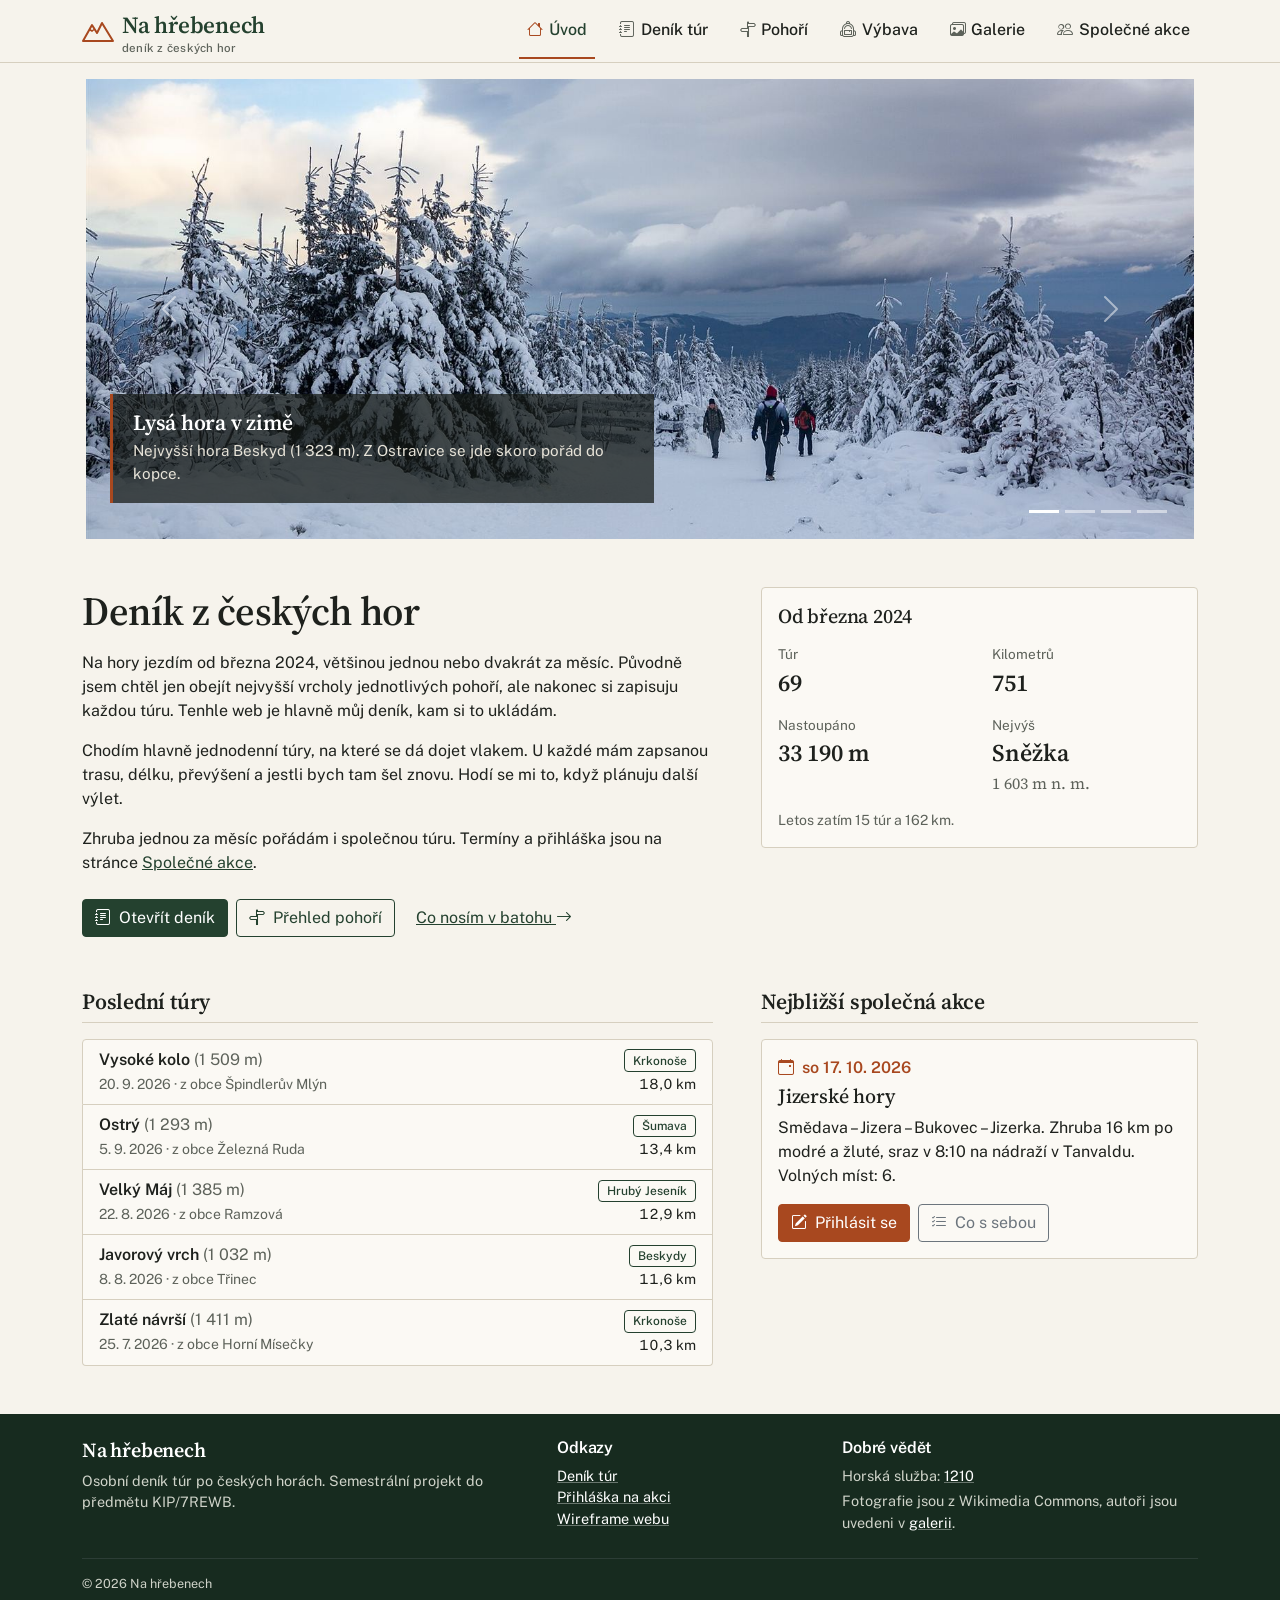
<file: index.html>
<!doctype html>
<html lang="cs">
<head>
  <meta charset="utf-8">
  <meta name="viewport" content="width=device-width, initial-scale=1">
  <title>Na hřebenech – deník z českých hor</title>
  <meta name="description" content="Osobní deník túr po českých horách: záznamy výstupů, přehled pohoří, výbava a společné akce.">
  <link rel="preconnect" href="https://fonts.googleapis.com">
  <link rel="preconnect" href="https://fonts.gstatic.com" crossorigin>
  <link href="https://fonts.googleapis.com/css2?family=Public+Sans:wght@400;500;600&family=Source+Serif+4:opsz,wght@8..60,600&display=swap&subset=latin-ext" rel="stylesheet">
  <link href="https://cdn.jsdelivr.net/npm/bootstrap@5.3.3/dist/css/bootstrap.min.css" rel="stylesheet">
  <link href="https://cdn.jsdelivr.net/npm/bootstrap-icons@1.11.3/font/bootstrap-icons.min.css" rel="stylesheet">
  <link href="css/style.css" rel="stylesheet">
</head>
<body class="d-flex flex-column min-vh-100">
  <a class="visually-hidden-focusable position-absolute top-0 start-0 m-2 btn btn-sm btn-primary" href="#obsah">Přeskočit na obsah</a>

  <header class="site-header sticky-top">
    <nav class="navbar navbar-expand-lg py-0" aria-label="Hlavní menu">
      <div class="container">
        <a class="navbar-brand py-2" href="index.html"><svg width="32" height="22" viewBox="0 0 32 22" aria-hidden="true"><path d="M1 21 10 5l5 8 5-10 11 18Z" fill="none" stroke="currentColor" stroke-width="2" stroke-linejoin="round"/><path d="m7.5 9.5 2.5 1.5 2-1.5" fill="none" stroke="currentColor" stroke-width="1.5"/></svg><span>Na hřebenech<small>deník z českých hor</small></span></a>
        <button class="navbar-toggler" type="button" data-bs-toggle="collapse" data-bs-target="#mainNav" aria-controls="mainNav" aria-expanded="false" aria-label="Otevřít menu">
          <span class="navbar-toggler-icon"></span>
        </button>
        <div class="collapse navbar-collapse" id="mainNav">
          <ul class="navbar-nav ms-auto gap-lg-3">
          <li class="nav-item"><a class="nav-link active" href="index.html" aria-current="page"><i class="bi bi-house" aria-hidden="true"></i>Úvod</a></li>
          <li class="nav-item"><a class="nav-link" href="denik.html"><i class="bi bi-journal-text" aria-hidden="true"></i>Deník túr</a></li>
          <li class="nav-item"><a class="nav-link" href="pohori.html"><i class="bi bi-signpost-split" aria-hidden="true"></i>Pohoří</a></li>
          <li class="nav-item"><a class="nav-link" href="vybava.html"><i class="bi bi-backpack2" aria-hidden="true"></i>Výbava</a></li>
          <li class="nav-item"><a class="nav-link" href="galerie.html"><i class="bi bi-images" aria-hidden="true"></i>Galerie</a></li>
          <li class="nav-item"><a class="nav-link" href="akce.html"><i class="bi bi-people" aria-hidden="true"></i>Společné akce</a></li>
          </ul>
        </div>
      </div>
    </nav>
  </header>

  <main id="obsah" class="flex-grow-1">
    <div class="container px-0 px-md-3 mt-md-3">
      <div id="heroCarousel" class="carousel slide hero-carousel" data-bs-ride="carousel" data-bs-interval="6000" aria-label="Fotografie z hor">
        <div class="carousel-indicators">
          <button type="button" data-bs-target="#heroCarousel" data-bs-slide-to="0" class="active" aria-current="true" aria-label="Snímek 1"></button>
          <button type="button" data-bs-target="#heroCarousel" data-bs-slide-to="1" aria-label="Snímek 2"></button>
          <button type="button" data-bs-target="#heroCarousel" data-bs-slide-to="2" aria-label="Snímek 3"></button>
          <button type="button" data-bs-target="#heroCarousel" data-bs-slide-to="3" aria-label="Snímek 4"></button>
        </div>
        <div class="carousel-inner">
          <div class="carousel-item active">
            <img src="img/lysa-hora.jpg" class="d-block w-100" alt="Cesta na Lysou horu po prvním sněhu" width="1600" height="1067" fetchpriority="high">
            <div class="carousel-caption">
              <h2>Lysá hora v zimě</h2>
              <p>Nejvyšší hora Beskyd (1 323 m). Z Ostravice se jde skoro pořád do kopce.</p>
            </div>
          </div>
          <div class="carousel-item">
            <img src="img/klinovec.jpg" class="d-block w-100" alt="Klínovec v červnu" width="1600" height="1067" loading="lazy">
            <div class="carousel-caption">
              <h2>Klínovec v červnu</h2>
              <p>Nahoře je to skoro rovina, takže dobrá túra na rozchození po zimě.</p>
            </div>
          </div>
          <div class="carousel-item">
            <img src="img/radhost.jpg" class="d-block w-100" alt="Inverze nad Beskydami z kaple na Radhošti" width="1600" height="1067" loading="lazy">
            <div class="carousel-caption">
              <h2>Beskydy z Radhoště</h2>
              <p>Inverze nad Beskydami, fotka je od kaple na Radhošti.</p>
            </div>
          </div>
          <div class="carousel-item">
            <img src="img/jested.jpg" class="d-block w-100" alt="Ještěd na jaře" width="1600" height="1067" loading="lazy">
            <div class="carousel-caption">
              <h2>Ještěd</h2>
              <p>Vrchol nad Libercem s hotelem a vysílačem (1 012 m).</p>
            </div>
          </div>
        </div>
        <button class="carousel-control-prev" type="button" data-bs-target="#heroCarousel" data-bs-slide="prev">
          <span class="carousel-control-prev-icon" aria-hidden="true"></span>
          <span class="visually-hidden">Předchozí</span>
        </button>
        <button class="carousel-control-next" type="button" data-bs-target="#heroCarousel" data-bs-slide="next">
          <span class="carousel-control-next-icon" aria-hidden="true"></span>
          <span class="visually-hidden">Další</span>
        </button>
      </div>
    </div>

    <div class="container mt-5">
      <div class="row g-5">
        <div class="col-lg-7">
          <h1 class="mb-3">Deník z českých hor</h1>
          <p>Na hory jezdím od března 2024, většinou jednou nebo dvakrát za měsíc. Původně jsem chtěl jen obejít nejvyšší vrcholy jednotlivých pohoří, ale nakonec si zapisuju každou túru. Tenhle web je hlavně můj deník, kam si to ukládám.</p>
          <p>Chodím hlavně jednodenní túry, na které se dá dojet vlakem. U každé mám zapsanou trasu, délku, převýšení a jestli bych tam šel znovu. Hodí se mi to, když plánuju další výlet.</p>
          <p>Zhruba jednou za měsíc pořádám i společnou túru. Termíny a přihláška jsou na stránce <a href="akce.html">Společné akce</a>.</p>
          <div class="d-flex flex-wrap gap-2 mt-4">
            <a class="btn btn-primary" href="denik.html"><i class="bi bi-journal-text me-1" aria-hidden="true"></i> Otevřít deník</a>
            <a class="btn btn-outline-primary" href="pohori.html"><i class="bi bi-signpost-split me-1" aria-hidden="true"></i> Přehled pohoří</a>
            <a class="btn btn-link" href="vybava.html">Co nosím v batohu <i class="bi bi-arrow-right" aria-hidden="true"></i></a>
          </div>
        </div>
        <aside class="col-lg-5">
          <div class="card">
            <div class="card-body">
              <h2 class="h5 card-title mb-3">Od března 2024</h2>
              <dl class="row stat-list mb-0 tabular">
                <div class="col-6"><dt>Túr</dt><dd>69</dd></div>
                <div class="col-6"><dt>Kilometrů</dt><dd>751</dd></div>
                <div class="col-6"><dt>Nastoupáno</dt><dd>33 190 m</dd></div>
                <div class="col-6"><dt>Nejvýš</dt><dd>Sněžka<small class="d-block fs-6 fw-normal text-body-secondary">1 603 m n. m.</small></dd></div>
              </dl>
              <p class="small text-body-secondary mb-0">Letos zatím 15 túr a 162 km.</p>
            </div>
          </div>
        </aside>
      </div>

      <div class="row g-5 mt-1">
        <section class="col-lg-7" aria-labelledby="latest-title">
          <h2 id="latest-title" class="section-title">Poslední túry</h2>
          <div class="list-group">
            <a href="denik.html" class="list-group-item list-group-item-action d-flex justify-content-between align-items-start gap-3">
              <span>
                <span class="fw-semibold">Vysoké kolo</span> <span class="text-body-secondary">(1 509 m)</span><br>
                <small class="text-body-secondary">20. 9. 2026 · z obce Špindlerův Mlýn</small>
              </span>
              <span class="text-end">
                <span class="badge badge-range">Krkonoše</span><br>
                <small class="tabular">18,0 km</small>
              </span>
            </a>
            <a href="denik.html" class="list-group-item list-group-item-action d-flex justify-content-between align-items-start gap-3">
              <span>
                <span class="fw-semibold">Ostrý</span> <span class="text-body-secondary">(1 293 m)</span><br>
                <small class="text-body-secondary">5. 9. 2026 · z obce Železná Ruda</small>
              </span>
              <span class="text-end">
                <span class="badge badge-range">Šumava</span><br>
                <small class="tabular">13,4 km</small>
              </span>
            </a>
            <a href="denik.html" class="list-group-item list-group-item-action d-flex justify-content-between align-items-start gap-3">
              <span>
                <span class="fw-semibold">Velký Máj</span> <span class="text-body-secondary">(1 385 m)</span><br>
                <small class="text-body-secondary">22. 8. 2026 · z obce Ramzová</small>
              </span>
              <span class="text-end">
                <span class="badge badge-range">Hrubý Jeseník</span><br>
                <small class="tabular">12,9 km</small>
              </span>
            </a>
            <a href="denik.html" class="list-group-item list-group-item-action d-flex justify-content-between align-items-start gap-3">
              <span>
                <span class="fw-semibold">Javorový vrch</span> <span class="text-body-secondary">(1 032 m)</span><br>
                <small class="text-body-secondary">8. 8. 2026 · z obce Třinec</small>
              </span>
              <span class="text-end">
                <span class="badge badge-range">Beskydy</span><br>
                <small class="tabular">11,6 km</small>
              </span>
            </a>
            <a href="denik.html" class="list-group-item list-group-item-action d-flex justify-content-between align-items-start gap-3">
              <span>
                <span class="fw-semibold">Zlaté návrší</span> <span class="text-body-secondary">(1 411 m)</span><br>
                <small class="text-body-secondary">25. 7. 2026 · z obce Horní Mísečky</small>
              </span>
              <span class="text-end">
                <span class="badge badge-range">Krkonoše</span><br>
                <small class="tabular">10,3 km</small>
              </span>
            </a>
          </div>
        </section>

        <section class="col-lg-5" aria-labelledby="next-title">
          <h2 id="next-title" class="section-title">Nejbližší společná akce</h2>
          <div class="card">
            <div class="card-body">
              <p class="text-rust fw-semibold mb-1"><i class="bi bi-calendar-event me-1" aria-hidden="true"></i> so 17. 10. 2026</p>
              <h3 class="h5">Jizerské hory</h3>
              <p class="mb-3">Smědava – Jizera – Bukovec – Jizerka. Zhruba 16 km po modré a žluté, sraz v 8:10 na nádraží v Tanvaldu. Volných míst: 6.</p>
              <div class="d-flex flex-wrap gap-2">
                <a class="btn btn-rust" href="akce.html#prihlaska"><i class="bi bi-pencil-square me-1" aria-hidden="true"></i> Přihlásit se</a>
                <button type="button" class="btn btn-outline-secondary" data-bs-toggle="modal" data-bs-target="#packModal"><i class="bi bi-list-check me-1" aria-hidden="true"></i> Co s sebou</button>
              </div>
            </div>
          </div>
        </section>
      </div>
    </div>

    <div class="modal fade" id="packModal" tabindex="-1" aria-labelledby="packModalTitle" aria-hidden="true">
      <div class="modal-dialog modal-dialog-centered modal-dialog-scrollable">
        <div class="modal-content">
          <div class="modal-header">
            <h2 class="modal-title h5" id="packModalTitle">Co s sebou do Jizerských hor</h2>
            <button type="button" class="btn-close" data-bs-dismiss="modal" aria-label="Zavřít"></button>
          </div>
          <div class="modal-body">
            <p>V polovině října bývá na Smědavě kolem nuly a na rašeliništích mokro. Trasa vede převážně po lesních cestách, na Jizeru je krátký kamenitý úsek.</p>
            <ul class="list-group list-group-flush mb-3">
              <li class="list-group-item px-0"><i class="bi bi-check2 text-rust me-2" aria-hidden="true"></i>Pevné boty, které nepromoknou</li>
              <li class="list-group-item px-0"><i class="bi bi-check2 text-rust me-2" aria-hidden="true"></i>Teplá vrstva a bunda proti větru</li>
              <li class="list-group-item px-0"><i class="bi bi-check2 text-rust me-2" aria-hidden="true"></i>Čepice a rukavice</li>
              <li class="list-group-item px-0"><i class="bi bi-check2 text-rust me-2" aria-hidden="true"></i>Jídlo na celý den, chata na Smědavě může mít zavřeno</li>
              <li class="list-group-item px-0"><i class="bi bi-check2 text-rust me-2" aria-hidden="true"></i>Čelovka, stmívá se kolem půl sedmé</li>
              <li class="list-group-item px-0"><i class="bi bi-check2 text-rust me-2" aria-hidden="true"></i>Jízdenka do Tanvaldu a zpět z Kořenova</li>
            </ul>
            <p class="small text-body-secondary mb-0">Kdo nemá hole nebo čelovku, může si je u mě půjčit. Stačí to zaškrtnout v přihlášce.</p>
          </div>
          <div class="modal-footer">
            <button type="button" class="btn btn-outline-secondary" data-bs-dismiss="modal">Zavřít</button>
            <a class="btn btn-primary" href="akce.html#prihlaska">Do přihlášky</a>
          </div>
        </div>
      </div>
    </div>
  </main>

  <footer class="site-footer mt-5 pt-4 pb-3">
    <div class="container">
      <div class="row g-4">
        <div class="col-md-5">
          <p class="h5 text-white display-font mb-2">Na hřebenech</p>
          <p class="mb-0">Osobní deník túr po českých horách. Semestrální projekt do předmětu KIP/7REWB.</p>
        </div>
        <div class="col-6 col-md-3">
          <h2>Odkazy</h2>
          <ul class="list-unstyled mb-0">
            <li><a href="denik.html">Deník túr</a></li>
            <li><a href="akce.html#prihlaska">Přihláška na akci</a></li>
            <li><a href="wireframe/wireframe.html">Wireframe webu</a></li>
          </ul>
        </div>
        <div class="col-6 col-md-4">
          <h2>Dobré vědět</h2>
          <p class="mb-1">Horská služba: <a href="tel:1210">1210</a></p>
          <p class="mb-0">Fotografie jsou z Wikimedia Commons, autoři jsou uvedeni v <a href="galerie.html#zdroje">galerii</a>.</p>
        </div>
      </div>
      <hr class="border-secondary mt-4 mb-3">
      <p class="small mb-0">© 2026 Na hřebenech</p>
    </div>
  </footer>

  <script src="https://cdn.jsdelivr.net/npm/bootstrap@5.3.3/dist/js/bootstrap.bundle.min.js"></script>
  <script src="js/main.js"></script>
</body>
</html>
</file>
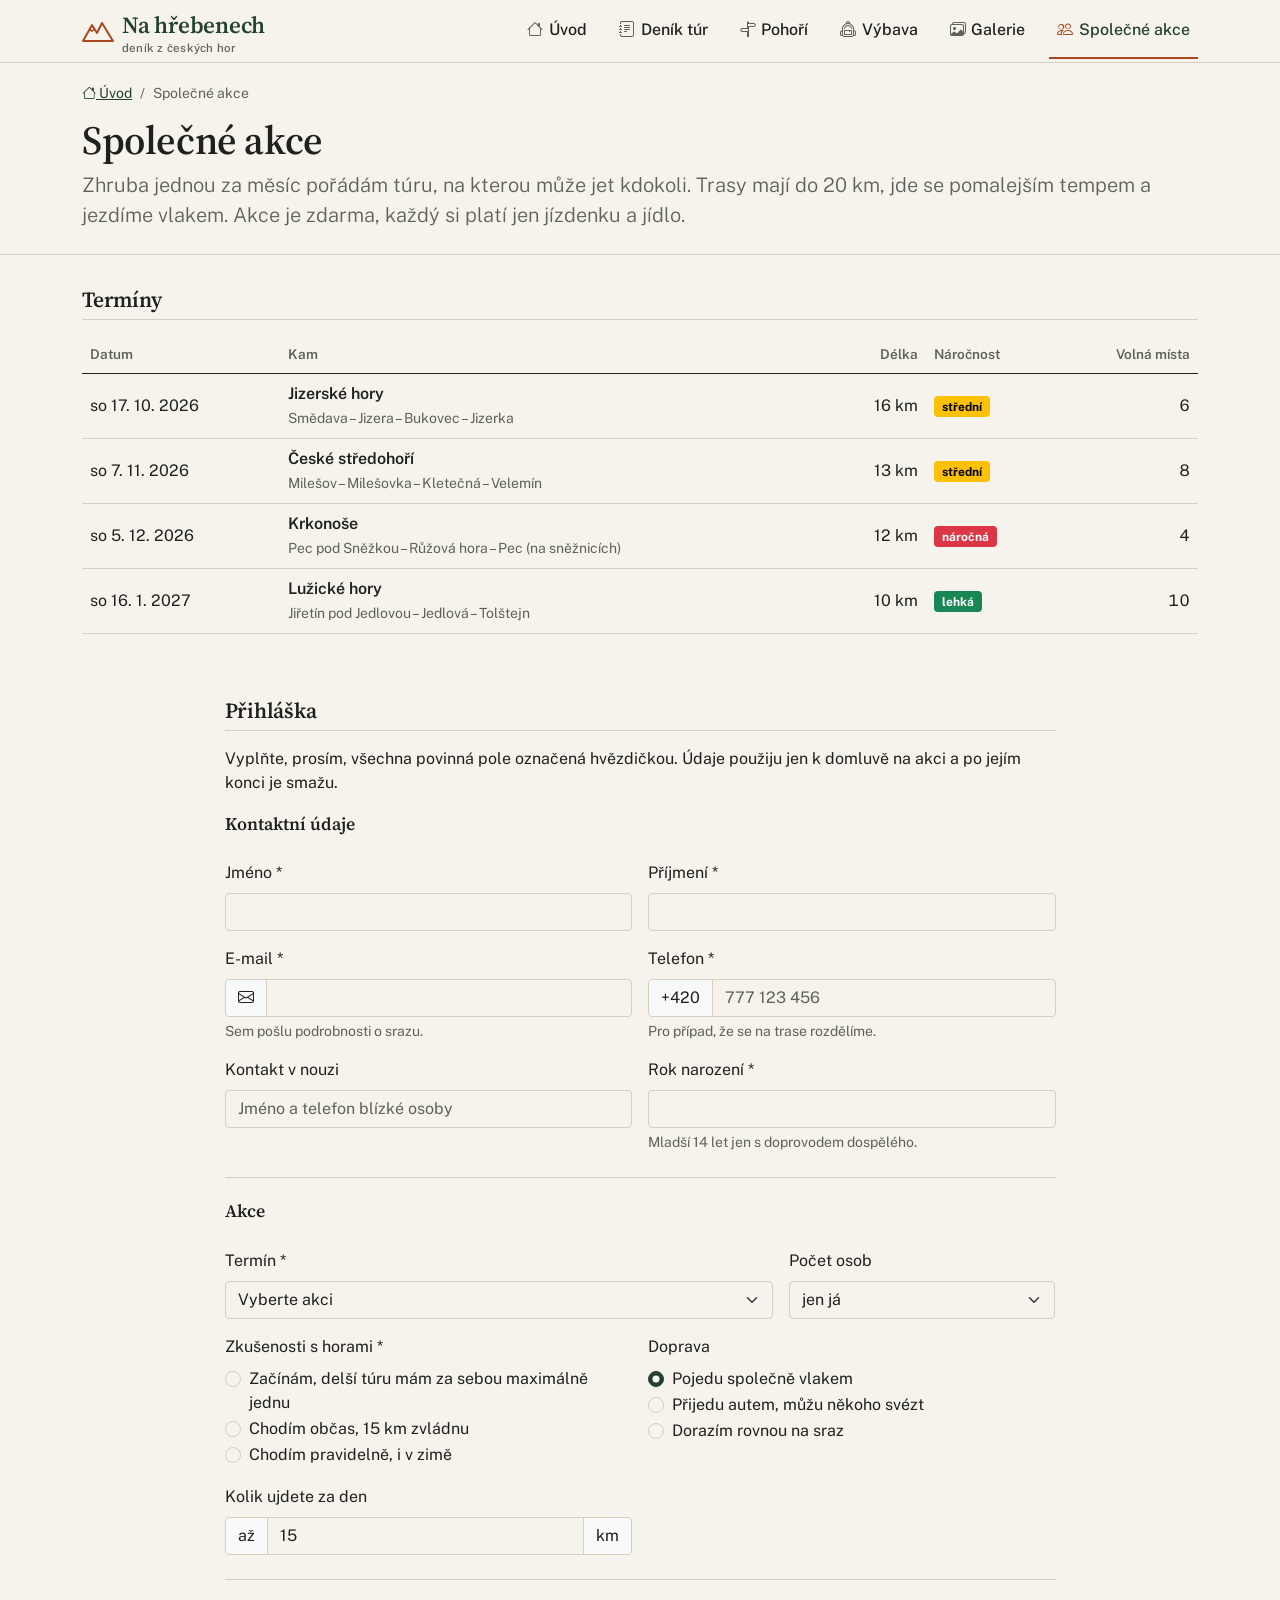
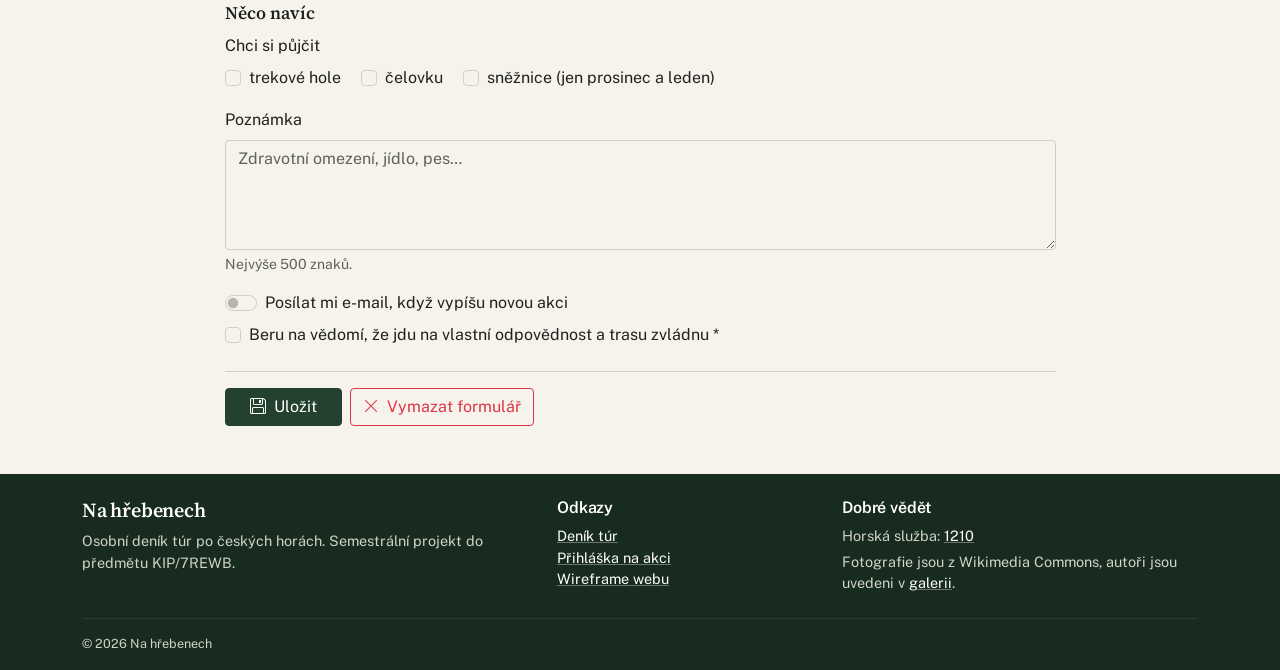
<file: akce.html>
<!doctype html>
<html lang="cs">
<head>
  <meta charset="utf-8">
  <meta name="viewport" content="width=device-width, initial-scale=1">
  <title>Společné akce – Na hřebenech</title>
  <meta name="description" content="Termíny společných túr a přihláška.">
  <link rel="preconnect" href="https://fonts.googleapis.com">
  <link rel="preconnect" href="https://fonts.gstatic.com" crossorigin>
  <link href="https://fonts.googleapis.com/css2?family=Public+Sans:wght@400;500;600&family=Source+Serif+4:opsz,wght@8..60,600&display=swap&subset=latin-ext" rel="stylesheet">
  <link href="https://cdn.jsdelivr.net/npm/bootstrap@5.3.3/dist/css/bootstrap.min.css" rel="stylesheet">
  <link href="https://cdn.jsdelivr.net/npm/bootstrap-icons@1.11.3/font/bootstrap-icons.min.css" rel="stylesheet">
  <link href="css/style.css" rel="stylesheet">
</head>
<body class="d-flex flex-column min-vh-100">
  <a class="visually-hidden-focusable position-absolute top-0 start-0 m-2 btn btn-sm btn-primary" href="#obsah">Přeskočit na obsah</a>

  <header class="site-header sticky-top">
    <nav class="navbar navbar-expand-lg py-0" aria-label="Hlavní menu">
      <div class="container">
        <a class="navbar-brand py-2" href="index.html"><svg width="32" height="22" viewBox="0 0 32 22" aria-hidden="true"><path d="M1 21 10 5l5 8 5-10 11 18Z" fill="none" stroke="currentColor" stroke-width="2" stroke-linejoin="round"/><path d="m7.5 9.5 2.5 1.5 2-1.5" fill="none" stroke="currentColor" stroke-width="1.5"/></svg><span>Na hřebenech<small>deník z českých hor</small></span></a>
        <button class="navbar-toggler" type="button" data-bs-toggle="collapse" data-bs-target="#mainNav" aria-controls="mainNav" aria-expanded="false" aria-label="Otevřít menu">
          <span class="navbar-toggler-icon"></span>
        </button>
        <div class="collapse navbar-collapse" id="mainNav">
          <ul class="navbar-nav ms-auto gap-lg-3">
          <li class="nav-item"><a class="nav-link" href="index.html"><i class="bi bi-house" aria-hidden="true"></i>Úvod</a></li>
          <li class="nav-item"><a class="nav-link" href="denik.html"><i class="bi bi-journal-text" aria-hidden="true"></i>Deník túr</a></li>
          <li class="nav-item"><a class="nav-link" href="pohori.html"><i class="bi bi-signpost-split" aria-hidden="true"></i>Pohoří</a></li>
          <li class="nav-item"><a class="nav-link" href="vybava.html"><i class="bi bi-backpack2" aria-hidden="true"></i>Výbava</a></li>
          <li class="nav-item"><a class="nav-link" href="galerie.html"><i class="bi bi-images" aria-hidden="true"></i>Galerie</a></li>
          <li class="nav-item"><a class="nav-link active" href="akce.html" aria-current="page"><i class="bi bi-people" aria-hidden="true"></i>Společné akce</a></li>
          </ul>
        </div>
      </div>
    </nav>
  </header>

  <main id="obsah" class="flex-grow-1">
    <div class="page-head">
      <div class="container">
        <nav aria-label="Drobečková navigace">
          <ol class="breadcrumb">
            <li class="breadcrumb-item"><a href="index.html"><i class="bi bi-house" aria-hidden="true"></i> Úvod</a></li>
            <li class="breadcrumb-item active" aria-current="page">Společné akce</li>
          </ol>
        </nav>
        <h1>Společné akce</h1>
        <p class="lead mb-0">Zhruba jednou za měsíc pořádám túru, na kterou může jet kdokoli. Trasy mají do 20 km, jde se pomalejším tempem a jezdíme vlakem. Akce je zdarma, každý si platí jen jízdenku a jídlo.</p>
      </div>
    </div>
    <div class="container">
      <h2 class="section-title">Termíny</h2>
      <div class="table-responsive mb-5">
        <table class="table align-middle" style="min-width: 640px">
          <thead>
            <tr><th scope="col">Datum</th><th scope="col">Kam</th><th scope="col" class="text-end">Délka</th><th scope="col">Náročnost</th><th scope="col" class="text-end">Volná místa</th></tr>
          </thead>
          <tbody>
            <tr>
              <td class="text-nowrap">so 17. 10. 2026</td>
              <td><span class="fw-semibold">Jizerské hory</span><br><small class="text-body-secondary">Smědava – Jizera – Bukovec – Jizerka</small></td>
              <td class="text-end text-nowrap">16 km</td>
              <td><span class="badge text-bg-warning">střední</span></td>
              <td class="text-end tabular">6</td>
            </tr>
            <tr>
              <td class="text-nowrap">so 7. 11. 2026</td>
              <td><span class="fw-semibold">České středohoří</span><br><small class="text-body-secondary">Milešov – Milešovka – Kletečná – Velemín</small></td>
              <td class="text-end text-nowrap">13 km</td>
              <td><span class="badge text-bg-warning">střední</span></td>
              <td class="text-end tabular">8</td>
            </tr>
            <tr>
              <td class="text-nowrap">so 5. 12. 2026</td>
              <td><span class="fw-semibold">Krkonoše</span><br><small class="text-body-secondary">Pec pod Sněžkou – Růžová hora – Pec (na sněžnicích)</small></td>
              <td class="text-end text-nowrap">12 km</td>
              <td><span class="badge text-bg-danger">náročná</span></td>
              <td class="text-end tabular">4</td>
            </tr>
            <tr>
              <td class="text-nowrap">so 16. 1. 2027</td>
              <td><span class="fw-semibold">Lužické hory</span><br><small class="text-body-secondary">Jiřetín pod Jedlovou – Jedlová – Tolštejn</small></td>
              <td class="text-end text-nowrap">10 km</td>
              <td><span class="badge text-bg-success">lehká</span></td>
              <td class="text-end tabular">10</td>
            </tr>
          </tbody>
        </table>
      </div>

      <div class="row justify-content-center">
        <div class="col-lg-9">
          <h2 id="prihlaska" class="section-title">Přihláška</h2>
          <p>Vyplňte, prosím, všechna povinná pole označená hvězdičkou. Údaje použiju jen k domluvě na akci a po jejím konci je smažu.</p>

          <form id="signupForm" class="needs-validation" novalidate>
            <fieldset>
              <legend>Kontaktní údaje</legend>
              <div class="row g-3">
                <div class="col-md-6">
                  <label for="firstName" class="form-label">Jméno *</label>
                  <input type="text" class="form-control" id="firstName" name="firstName" autocomplete="given-name" required>
                  <div class="invalid-feedback">Vyplňte jméno.</div>
                </div>
                <div class="col-md-6">
                  <label for="lastName" class="form-label">Příjmení *</label>
                  <input type="text" class="form-control" id="lastName" name="lastName" autocomplete="family-name" required>
                  <div class="invalid-feedback">Vyplňte příjmení.</div>
                </div>
                <div class="col-md-6">
                  <label for="email" class="form-label">E-mail *</label>
                  <div class="input-group has-validation">
                    <span class="input-group-text"><i class="bi bi-envelope" aria-hidden="true"></i></span>
                    <input type="email" class="form-control" id="email" name="email" autocomplete="email" aria-describedby="emailHelp" required>
                    <div class="invalid-feedback">Zadejte platný e-mail.</div>
                  </div>
                  <div id="emailHelp" class="form-text">Sem pošlu podrobnosti o srazu.</div>
                </div>
                <div class="col-md-6">
                  <label for="phone" class="form-label">Telefon *</label>
                  <div class="input-group has-validation">
                    <span class="input-group-text">+420</span>
                    <input type="tel" class="form-control" id="phone" name="phone" autocomplete="tel-national" inputmode="tel" pattern="[0-9 ]{9,11}" placeholder="777 123 456" aria-describedby="phoneHelp" required>
                    <div class="invalid-feedback">Zadejte devítimístné číslo.</div>
                  </div>
                  <div id="phoneHelp" class="form-text">Pro případ, že se na trase rozdělíme.</div>
                </div>
                <div class="col-md-6">
                  <label for="emergency" class="form-label">Kontakt v nouzi</label>
                  <input type="text" class="form-control" id="emergency" name="emergency" placeholder="Jméno a telefon blízké osoby">
                </div>
                <div class="col-md-6">
                  <label for="birthYear" class="form-label">Rok narození *</label>
                  <input type="number" class="form-control" id="birthYear" name="birthYear" min="1930" max="2012" required aria-describedby="birthHelp">
                  <div id="birthHelp" class="form-text">Mladší 14 let jen s doprovodem dospělého.</div>
                  <div class="invalid-feedback">Zadejte rok mezi 1930 a 2012.</div>
                </div>
              </div>
            </fieldset>

            <fieldset class="form-section">
              <legend>Akce</legend>
              <div class="row g-3">
                <div class="col-md-8">
                  <label for="event" class="form-label">Termín *</label>
                  <select class="form-select" id="event" name="event" required>
                    <option value="" selected disabled>Vyberte akci</option>
                    <option value="2026-10-17">so 17. 10. 2026 – Jizerské hory (16 km)</option>
                    <option value="2026-11-07">so 7. 11. 2026 – České středohoří (13 km)</option>
                    <option value="2026-12-05">so 5. 12. 2026 – Krkonoše (12 km)</option>
                    <option value="2027-01-16">so 16. 1. 2027 – Lužické hory (10 km)</option>
                  </select>
                  <div class="invalid-feedback">Vyberte termín.</div>
                </div>
                <div class="col-md-4">
                  <label for="people" class="form-label">Počet osob</label>
                  <select class="form-select" id="people" name="people">
                    <option value="1" selected>jen já</option>
                    <option value="2">2</option>
                    <option value="3">3</option>
                    <option value="4">4</option>
                  </select>
                </div>
                <div class="col-md-6">
                  <p class="form-label mb-2" id="expLabel">Zkušenosti s horami *</p>
                  <div role="radiogroup" aria-labelledby="expLabel">
                    <div class="form-check">
                      <input class="form-check-input" type="radio" name="experience" id="exp1" value="zacatecnik" required>
                      <label class="form-check-label" for="exp1">Začínám, delší túru mám za sebou maximálně jednu</label>
                    </div>
                    <div class="form-check">
                      <input class="form-check-input" type="radio" name="experience" id="exp2" value="obcas" required>
                      <label class="form-check-label" for="exp2">Chodím občas, 15 km zvládnu</label>
                    </div>
                    <div class="form-check">
                      <input class="form-check-input" type="radio" name="experience" id="exp3" value="pravidelne" required>
                      <label class="form-check-label" for="exp3">Chodím pravidelně, i v zimě</label>
                      <div class="invalid-feedback">Vyberte jednu možnost.</div>
                    </div>
                  </div>
                </div>
                <div class="col-md-6">
                  <p class="form-label mb-2" id="travelLabel">Doprava</p>
                  <div role="radiogroup" aria-labelledby="travelLabel">
                    <div class="form-check">
                      <input class="form-check-input" type="radio" name="travel" id="tr1" value="vlak" checked>
                      <label class="form-check-label" for="tr1">Pojedu společně vlakem</label>
                    </div>
                    <div class="form-check">
                      <input class="form-check-input" type="radio" name="travel" id="tr2" value="auto">
                      <label class="form-check-label" for="tr2">Přijedu autem, můžu někoho svézt</label>
                    </div>
                    <div class="form-check">
                      <input class="form-check-input" type="radio" name="travel" id="tr3" value="sraz">
                      <label class="form-check-label" for="tr3">Dorazím rovnou na sraz</label>
                    </div>
                  </div>
                </div>
                <div class="col-md-6">
                  <label for="maxKm" class="form-label">Kolik ujdete za den</label>
                  <div class="input-group">
                    <span class="input-group-text">až</span>
                    <input type="number" class="form-control" id="maxKm" name="maxKm" min="5" max="50" value="15">
                    <span class="input-group-text">km</span>
                  </div>
                </div>
              </div>
            </fieldset>

            <fieldset class="form-section">
              <legend>Něco navíc</legend>
              <p class="form-label mb-2">Chci si půjčit</p>
              <div class="mb-3">
                <div class="form-check form-check-inline">
                  <input class="form-check-input" type="checkbox" id="rentPoles" name="rent" value="hole">
                  <label class="form-check-label" for="rentPoles">trekové hole</label>
                </div>
                <div class="form-check form-check-inline">
                  <input class="form-check-input" type="checkbox" id="rentLamp" name="rent" value="celovka">
                  <label class="form-check-label" for="rentLamp">čelovku</label>
                </div>
                <div class="form-check form-check-inline">
                  <input class="form-check-input" type="checkbox" id="rentSnow" name="rent" value="sneznice">
                  <label class="form-check-label" for="rentSnow">sněžnice (jen prosinec a leden)</label>
                </div>
              </div>
              <div class="mb-3">
                <label for="note" class="form-label">Poznámka</label>
                <textarea class="form-control" id="note" name="note" rows="4" maxlength="500" aria-describedby="noteHelp" placeholder="Zdravotní omezení, jídlo, pes…"></textarea>
                <div id="noteHelp" class="form-text">Nejvýše 500 znaků.</div>
              </div>
              <div class="form-check form-switch mb-2">
                <input class="form-check-input" type="checkbox" role="switch" id="newsletter" name="newsletter">
                <label class="form-check-label" for="newsletter">Posílat mi e-mail, když vypíšu novou akci</label>
              </div>
              <div class="form-check mb-4">
                <input class="form-check-input" type="checkbox" id="rules" name="rules" required>
                <label class="form-check-label" for="rules">Beru na vědomí, že jdu na vlastní odpovědnost a trasu zvládnu *</label>
                <div class="invalid-feedback">Bez souhlasu se přihlásit nelze.</div>
              </div>
            </fieldset>

            <div class="d-flex flex-wrap gap-2 border-top pt-3">
              <button type="submit" class="btn btn-primary px-4"><i class="bi bi-floppy me-1" aria-hidden="true"></i> Uložit</button>
              <button type="reset" class="btn btn-outline-danger"><i class="bi bi-x-lg me-1" aria-hidden="true"></i> Vymazat formulář</button>
            </div>
          </form>
        </div>
      </div>
    </div>

    <div class="toast-container position-fixed bottom-0 end-0 p-3">
      <div id="savedToast" class="toast" role="status" aria-live="polite" aria-atomic="true">
        <div class="toast-header">
          <i class="bi bi-check-circle-fill text-success me-2" aria-hidden="true"></i>
          <strong class="me-auto">Přihláška uložena</strong>
          <button type="button" class="btn-close" data-bs-dismiss="toast" aria-label="Zavřít"></button>
        </div>
        <div class="toast-body">Díky! Podrobnosti pošlu e-mailem nejpozději týden před akcí.</div>
      </div>
    </div>
  </main>

  <footer class="site-footer mt-5 pt-4 pb-3">
    <div class="container">
      <div class="row g-4">
        <div class="col-md-5">
          <p class="h5 text-white display-font mb-2">Na hřebenech</p>
          <p class="mb-0">Osobní deník túr po českých horách. Semestrální projekt do předmětu KIP/7REWB.</p>
        </div>
        <div class="col-6 col-md-3">
          <h2>Odkazy</h2>
          <ul class="list-unstyled mb-0">
            <li><a href="denik.html">Deník túr</a></li>
            <li><a href="akce.html#prihlaska">Přihláška na akci</a></li>
            <li><a href="wireframe/wireframe.html">Wireframe webu</a></li>
          </ul>
        </div>
        <div class="col-6 col-md-4">
          <h2>Dobré vědět</h2>
          <p class="mb-1">Horská služba: <a href="tel:1210">1210</a></p>
          <p class="mb-0">Fotografie jsou z Wikimedia Commons, autoři jsou uvedeni v <a href="galerie.html#zdroje">galerii</a>.</p>
        </div>
      </div>
      <hr class="border-secondary mt-4 mb-3">
      <p class="small mb-0">© 2026 Na hřebenech</p>
    </div>
  </footer>

  <script src="https://cdn.jsdelivr.net/npm/bootstrap@5.3.3/dist/js/bootstrap.bundle.min.js"></script>
  <script src="js/main.js"></script>
</body>
</html>
</file>
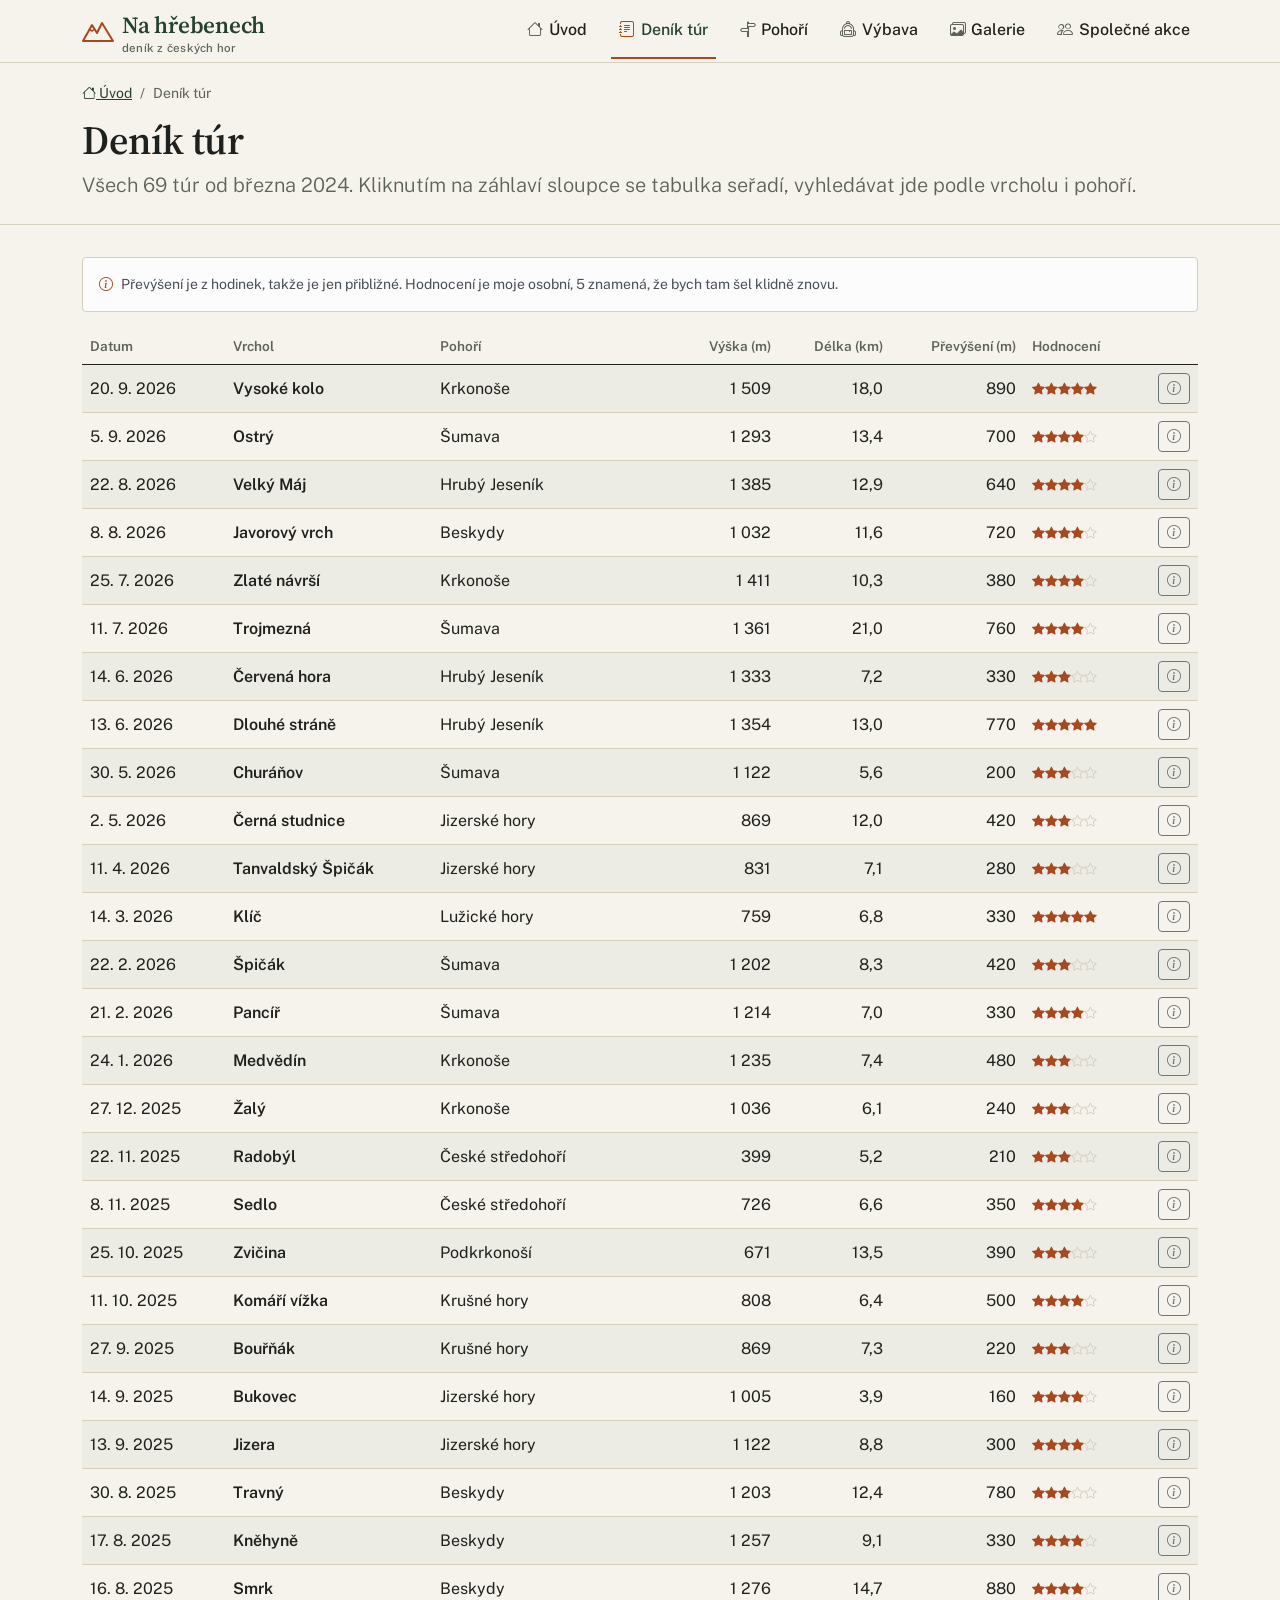
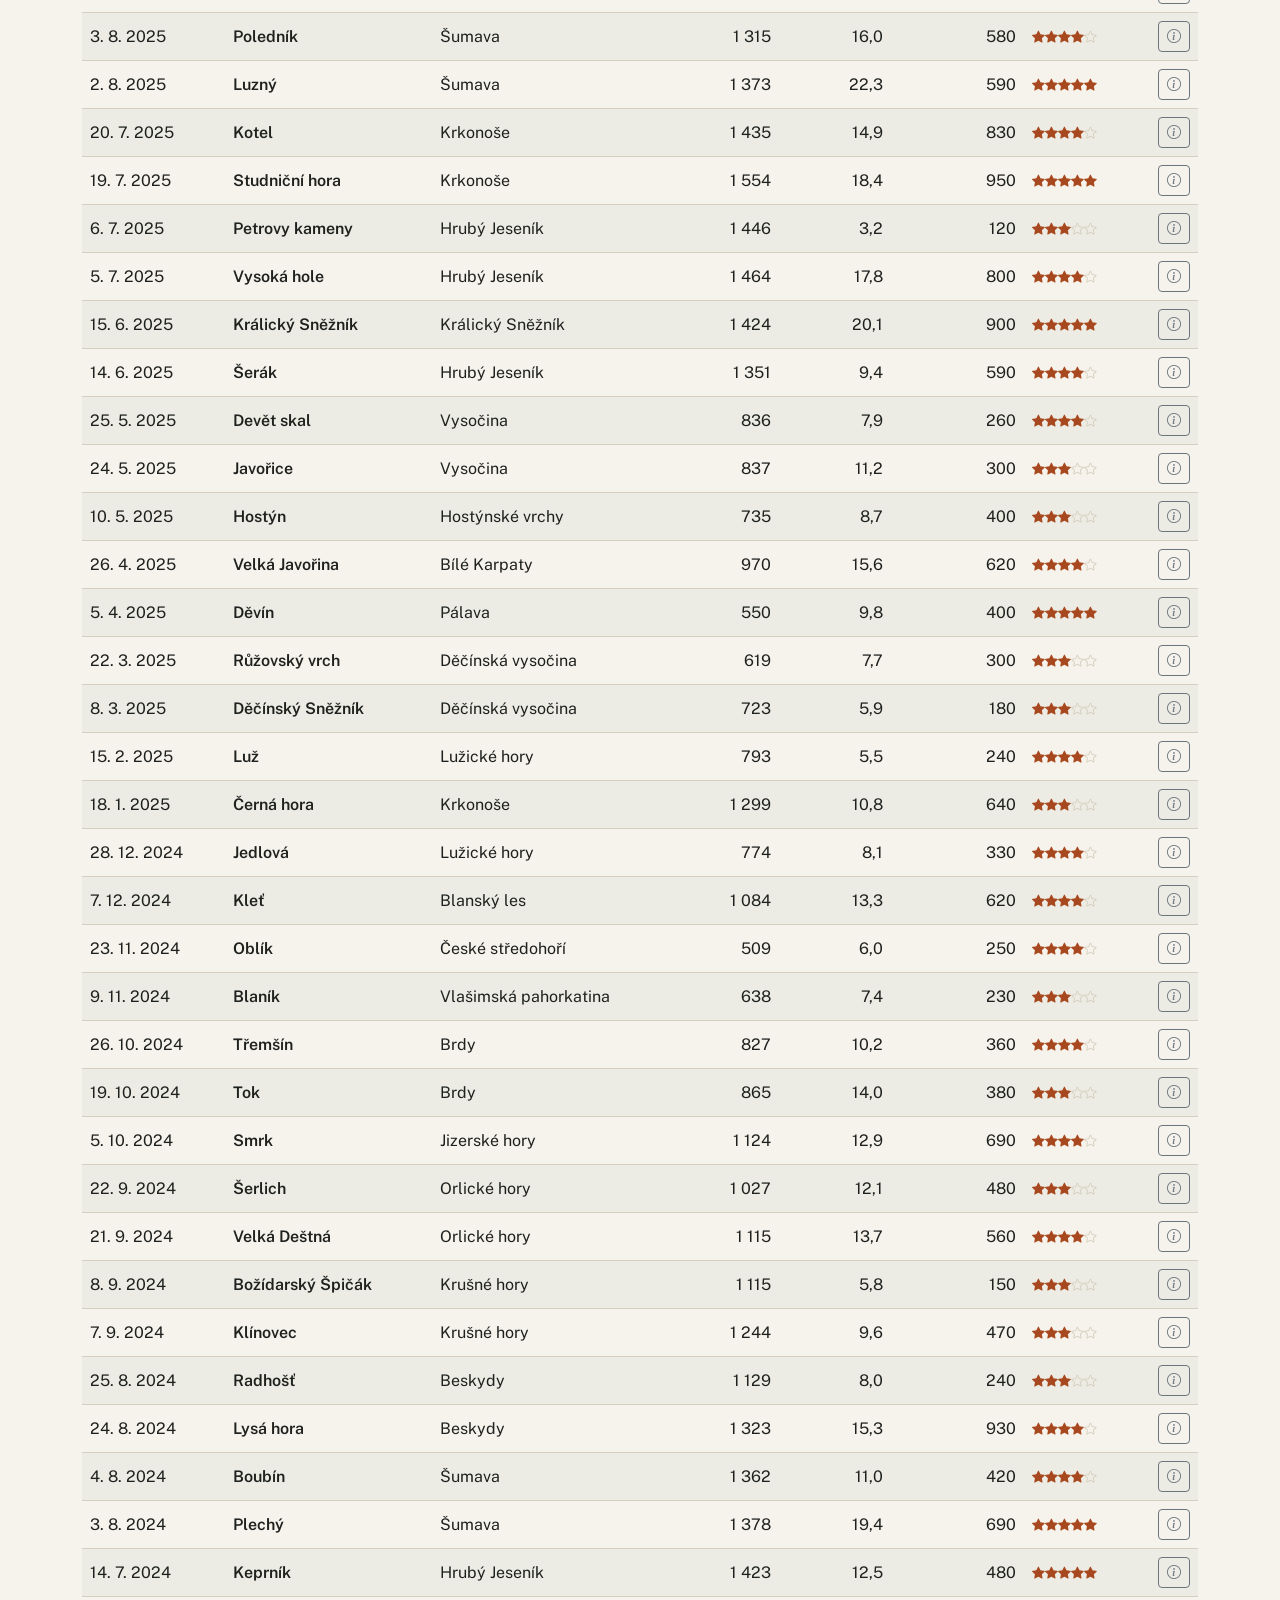
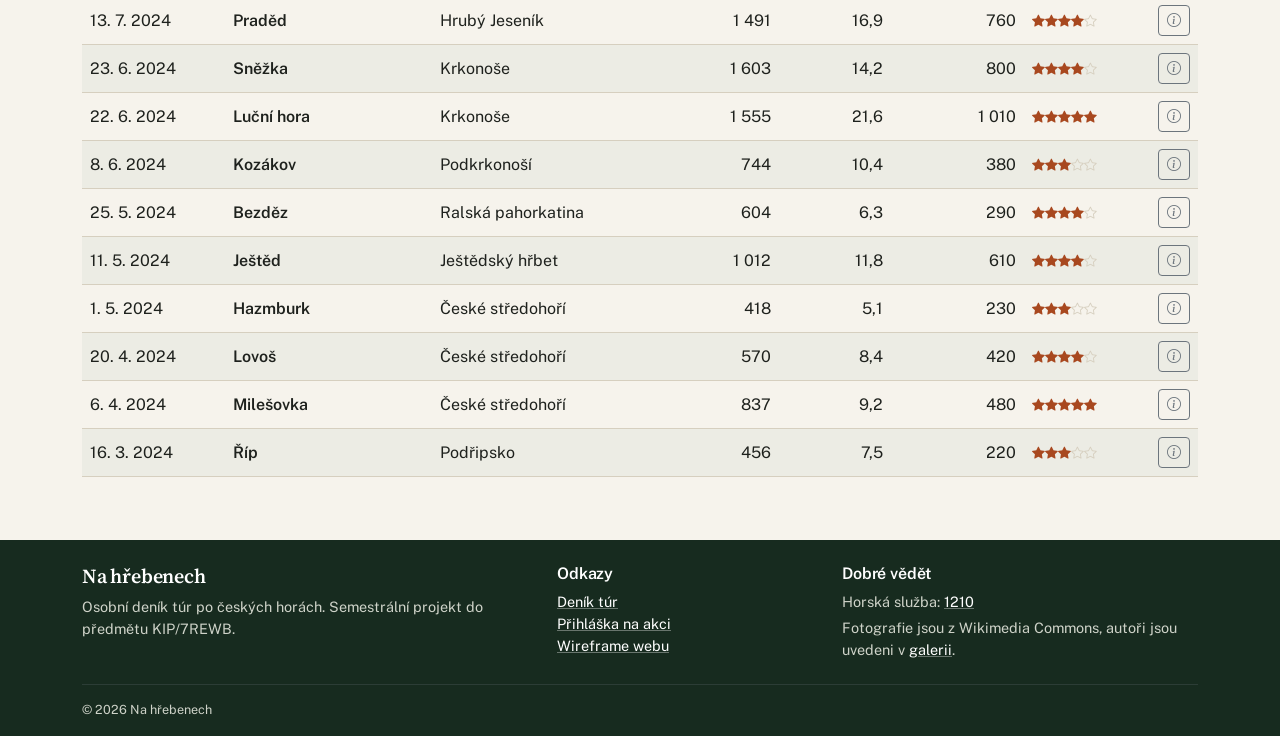
<file: denik.html>
<!doctype html>
<html lang="cs">
<head>
  <meta charset="utf-8">
  <meta name="viewport" content="width=device-width, initial-scale=1">
  <title>Deník túr – Na hřebenech</title>
  <meta name="description" content="Tabulka všech 69 túr s datem, pohořím, délkou a převýšením.">
  <link rel="preconnect" href="https://fonts.googleapis.com">
  <link rel="preconnect" href="https://fonts.gstatic.com" crossorigin>
  <link href="https://fonts.googleapis.com/css2?family=Public+Sans:wght@400;500;600&family=Source+Serif+4:opsz,wght@8..60,600&display=swap&subset=latin-ext" rel="stylesheet">
  <link href="https://cdn.jsdelivr.net/npm/bootstrap@5.3.3/dist/css/bootstrap.min.css" rel="stylesheet">
  <link href="https://cdn.jsdelivr.net/npm/bootstrap-icons@1.11.3/font/bootstrap-icons.min.css" rel="stylesheet">
  <link href="https://cdn.datatables.net/2.1.8/css/dataTables.bootstrap5.min.css" rel="stylesheet">
  <link href="css/style.css" rel="stylesheet">
</head>
<body class="d-flex flex-column min-vh-100">
  <a class="visually-hidden-focusable position-absolute top-0 start-0 m-2 btn btn-sm btn-primary" href="#obsah">Přeskočit na obsah</a>

  <header class="site-header sticky-top">
    <nav class="navbar navbar-expand-lg py-0" aria-label="Hlavní menu">
      <div class="container">
        <a class="navbar-brand py-2" href="index.html"><svg width="32" height="22" viewBox="0 0 32 22" aria-hidden="true"><path d="M1 21 10 5l5 8 5-10 11 18Z" fill="none" stroke="currentColor" stroke-width="2" stroke-linejoin="round"/><path d="m7.5 9.5 2.5 1.5 2-1.5" fill="none" stroke="currentColor" stroke-width="1.5"/></svg><span>Na hřebenech<small>deník z českých hor</small></span></a>
        <button class="navbar-toggler" type="button" data-bs-toggle="collapse" data-bs-target="#mainNav" aria-controls="mainNav" aria-expanded="false" aria-label="Otevřít menu">
          <span class="navbar-toggler-icon"></span>
        </button>
        <div class="collapse navbar-collapse" id="mainNav">
          <ul class="navbar-nav ms-auto gap-lg-3">
          <li class="nav-item"><a class="nav-link" href="index.html"><i class="bi bi-house" aria-hidden="true"></i>Úvod</a></li>
          <li class="nav-item"><a class="nav-link active" href="denik.html" aria-current="page"><i class="bi bi-journal-text" aria-hidden="true"></i>Deník túr</a></li>
          <li class="nav-item"><a class="nav-link" href="pohori.html"><i class="bi bi-signpost-split" aria-hidden="true"></i>Pohoří</a></li>
          <li class="nav-item"><a class="nav-link" href="vybava.html"><i class="bi bi-backpack2" aria-hidden="true"></i>Výbava</a></li>
          <li class="nav-item"><a class="nav-link" href="galerie.html"><i class="bi bi-images" aria-hidden="true"></i>Galerie</a></li>
          <li class="nav-item"><a class="nav-link" href="akce.html"><i class="bi bi-people" aria-hidden="true"></i>Společné akce</a></li>
          </ul>
        </div>
      </div>
    </nav>
  </header>

  <main id="obsah" class="flex-grow-1">
    <div class="page-head">
      <div class="container">
        <nav aria-label="Drobečková navigace">
          <ol class="breadcrumb">
            <li class="breadcrumb-item"><a href="index.html"><i class="bi bi-house" aria-hidden="true"></i> Úvod</a></li>
            <li class="breadcrumb-item active" aria-current="page">Deník túr</li>
          </ol>
        </nav>
        <h1>Deník túr</h1>
        <p class="lead mb-0">Všech 69 túr od března 2024. Kliknutím na záhlaví sloupce se tabulka seřadí, vyhledávat jde podle vrcholu i pohoří.</p>
      </div>
    </div>
    <div class="container">
      <div class="alert alert-light border d-flex gap-2 small" role="note">
        <i class="bi bi-info-circle text-rust" aria-hidden="true"></i>
        <div>Převýšení je z hodinek, takže je jen přibližné. Hodnocení je moje osobní, 5 znamená, že bych tam šel klidně znovu.</div>
      </div>
      <div class="table-responsive">
        <table id="hikes" class="table table-striped table-hover align-middle w-100">
          <caption class="visually-hidden">Seznam túr</caption>
          <thead>
            <tr>
              <th scope="col">Datum</th>
              <th scope="col">Vrchol</th>
              <th scope="col">Pohoří</th>
              <th scope="col" class="text-end">Výška (m)</th>
              <th scope="col" class="text-end">Délka (km)</th>
              <th scope="col" class="text-end">Převýšení (m)</th>
              <th scope="col">Hodnocení</th>
              <th scope="col" class="text-end"><span class="visually-hidden">Detail</span></th>
            </tr>
          </thead>
          <tbody>
            <tr>
              <td data-order="2026-09-20" class="text-nowrap">20. 9. 2026</td>
              <td class="fw-semibold">Vysoké kolo</td>
              <td>Krkonoše</td>
              <td class="text-end" data-order="1509">1 509</td>
              <td class="text-end" data-order="18">18,0</td>
              <td class="text-end" data-order="890">890</td>
              <td data-order="5"><span class="stars" aria-label="5 z 5"><i class="bi bi-star-fill" aria-hidden="true"></i><i class="bi bi-star-fill" aria-hidden="true"></i><i class="bi bi-star-fill" aria-hidden="true"></i><i class="bi bi-star-fill" aria-hidden="true"></i><i class="bi bi-star-fill" aria-hidden="true"></i></span></td>
              <td class="text-end"><button type="button" class="btn btn-sm btn-outline-secondary" data-bs-toggle="modal" data-bs-target="#hikeModal"
                data-peak="Vysoké kolo" data-date="20. 9. 2026" data-range="Krkonoše" data-height="1 509" data-start="Špindlerův Mlýn"
                data-km="18,0" data-ascent="890" data-rating="5" data-company="partička" data-note="Po hřebeni od Petrovky, ještě bylo teplo."><i class="bi bi-info-circle" aria-hidden="true"></i><span class="visually-hidden">Detail túry Vysoké kolo</span></button></td>
            </tr>
            <tr>
              <td data-order="2026-09-05" class="text-nowrap">5. 9. 2026</td>
              <td class="fw-semibold">Ostrý</td>
              <td>Šumava</td>
              <td class="text-end" data-order="1293">1 293</td>
              <td class="text-end" data-order="13.4">13,4</td>
              <td class="text-end" data-order="700">700</td>
              <td data-order="4"><span class="stars" aria-label="4 z 5"><i class="bi bi-star-fill" aria-hidden="true"></i><i class="bi bi-star-fill" aria-hidden="true"></i><i class="bi bi-star-fill" aria-hidden="true"></i><i class="bi bi-star-fill" aria-hidden="true"></i><i class="bi bi-star" aria-hidden="true"></i></span></td>
              <td class="text-end"><button type="button" class="btn btn-sm btn-outline-secondary" data-bs-toggle="modal" data-bs-target="#hikeModal"
                data-peak="Ostrý" data-date="5. 9. 2026" data-range="Šumava" data-height="1 293" data-start="Železná Ruda"
                data-km="13,4" data-ascent="700" data-rating="4" data-company="sám" data-note=""><i class="bi bi-info-circle" aria-hidden="true"></i><span class="visually-hidden">Detail túry Ostrý</span></button></td>
            </tr>
            <tr>
              <td data-order="2026-08-22" class="text-nowrap">22. 8. 2026</td>
              <td class="fw-semibold">Velký Máj</td>
              <td>Hrubý Jeseník</td>
              <td class="text-end" data-order="1385">1 385</td>
              <td class="text-end" data-order="12.9">12,9</td>
              <td class="text-end" data-order="640">640</td>
              <td data-order="4"><span class="stars" aria-label="4 z 5"><i class="bi bi-star-fill" aria-hidden="true"></i><i class="bi bi-star-fill" aria-hidden="true"></i><i class="bi bi-star-fill" aria-hidden="true"></i><i class="bi bi-star-fill" aria-hidden="true"></i><i class="bi bi-star" aria-hidden="true"></i></span></td>
              <td class="text-end"><button type="button" class="btn btn-sm btn-outline-secondary" data-bs-toggle="modal" data-bs-target="#hikeModal"
                data-peak="Velký Máj" data-date="22. 8. 2026" data-range="Hrubý Jeseník" data-height="1 385" data-start="Ramzová"
                data-km="12,9" data-ascent="640" data-rating="4" data-company="ve dvou" data-note=""><i class="bi bi-info-circle" aria-hidden="true"></i><span class="visually-hidden">Detail túry Velký Máj</span></button></td>
            </tr>
            <tr>
              <td data-order="2026-08-08" class="text-nowrap">8. 8. 2026</td>
              <td class="fw-semibold">Javorový vrch</td>
              <td>Beskydy</td>
              <td class="text-end" data-order="1032">1 032</td>
              <td class="text-end" data-order="11.6">11,6</td>
              <td class="text-end" data-order="720">720</td>
              <td data-order="4"><span class="stars" aria-label="4 z 5"><i class="bi bi-star-fill" aria-hidden="true"></i><i class="bi bi-star-fill" aria-hidden="true"></i><i class="bi bi-star-fill" aria-hidden="true"></i><i class="bi bi-star-fill" aria-hidden="true"></i><i class="bi bi-star" aria-hidden="true"></i></span></td>
              <td class="text-end"><button type="button" class="btn btn-sm btn-outline-secondary" data-bs-toggle="modal" data-bs-target="#hikeModal"
                data-peak="Javorový vrch" data-date="8. 8. 2026" data-range="Beskydy" data-height="1 032" data-start="Třinec"
                data-km="11,6" data-ascent="720" data-rating="4" data-company="sám" data-note=""><i class="bi bi-info-circle" aria-hidden="true"></i><span class="visually-hidden">Detail túry Javorový vrch</span></button></td>
            </tr>
            <tr>
              <td data-order="2026-07-25" class="text-nowrap">25. 7. 2026</td>
              <td class="fw-semibold">Zlaté návrší</td>
              <td>Krkonoše</td>
              <td class="text-end" data-order="1411">1 411</td>
              <td class="text-end" data-order="10.3">10,3</td>
              <td class="text-end" data-order="380">380</td>
              <td data-order="4"><span class="stars" aria-label="4 z 5"><i class="bi bi-star-fill" aria-hidden="true"></i><i class="bi bi-star-fill" aria-hidden="true"></i><i class="bi bi-star-fill" aria-hidden="true"></i><i class="bi bi-star-fill" aria-hidden="true"></i><i class="bi bi-star" aria-hidden="true"></i></span></td>
              <td class="text-end"><button type="button" class="btn btn-sm btn-outline-secondary" data-bs-toggle="modal" data-bs-target="#hikeModal"
                data-peak="Zlaté návrší" data-date="25. 7. 2026" data-range="Krkonoše" data-height="1 411" data-start="Horní Mísečky"
                data-km="10,3" data-ascent="380" data-rating="4" data-company="ve dvou" data-note=""><i class="bi bi-info-circle" aria-hidden="true"></i><span class="visually-hidden">Detail túry Zlaté návrší</span></button></td>
            </tr>
            <tr>
              <td data-order="2026-07-11" class="text-nowrap">11. 7. 2026</td>
              <td class="fw-semibold">Trojmezná</td>
              <td>Šumava</td>
              <td class="text-end" data-order="1361">1 361</td>
              <td class="text-end" data-order="21">21,0</td>
              <td class="text-end" data-order="760">760</td>
              <td data-order="4"><span class="stars" aria-label="4 z 5"><i class="bi bi-star-fill" aria-hidden="true"></i><i class="bi bi-star-fill" aria-hidden="true"></i><i class="bi bi-star-fill" aria-hidden="true"></i><i class="bi bi-star-fill" aria-hidden="true"></i><i class="bi bi-star" aria-hidden="true"></i></span></td>
              <td class="text-end"><button type="button" class="btn btn-sm btn-outline-secondary" data-bs-toggle="modal" data-bs-target="#hikeModal"
                data-peak="Trojmezná" data-date="11. 7. 2026" data-range="Šumava" data-height="1 361" data-start="Nová Pec"
                data-km="21,0" data-ascent="760" data-rating="4" data-company="partička" data-note=""><i class="bi bi-info-circle" aria-hidden="true"></i><span class="visually-hidden">Detail túry Trojmezná</span></button></td>
            </tr>
            <tr>
              <td data-order="2026-06-14" class="text-nowrap">14. 6. 2026</td>
              <td class="fw-semibold">Červená hora</td>
              <td>Hrubý Jeseník</td>
              <td class="text-end" data-order="1333">1 333</td>
              <td class="text-end" data-order="7.2">7,2</td>
              <td class="text-end" data-order="330">330</td>
              <td data-order="3"><span class="stars" aria-label="3 z 5"><i class="bi bi-star-fill" aria-hidden="true"></i><i class="bi bi-star-fill" aria-hidden="true"></i><i class="bi bi-star-fill" aria-hidden="true"></i><i class="bi bi-star" aria-hidden="true"></i><i class="bi bi-star" aria-hidden="true"></i></span></td>
              <td class="text-end"><button type="button" class="btn btn-sm btn-outline-secondary" data-bs-toggle="modal" data-bs-target="#hikeModal"
                data-peak="Červená hora" data-date="14. 6. 2026" data-range="Hrubý Jeseník" data-height="1 333" data-start="Červenohorské sedlo"
                data-km="7,2" data-ascent="330" data-rating="3" data-company="sám" data-note=""><i class="bi bi-info-circle" aria-hidden="true"></i><span class="visually-hidden">Detail túry Červená hora</span></button></td>
            </tr>
            <tr>
              <td data-order="2026-06-13" class="text-nowrap">13. 6. 2026</td>
              <td class="fw-semibold">Dlouhé stráně</td>
              <td>Hrubý Jeseník</td>
              <td class="text-end" data-order="1354">1 354</td>
              <td class="text-end" data-order="13">13,0</td>
              <td class="text-end" data-order="770">770</td>
              <td data-order="5"><span class="stars" aria-label="5 z 5"><i class="bi bi-star-fill" aria-hidden="true"></i><i class="bi bi-star-fill" aria-hidden="true"></i><i class="bi bi-star-fill" aria-hidden="true"></i><i class="bi bi-star-fill" aria-hidden="true"></i><i class="bi bi-star-fill" aria-hidden="true"></i></span></td>
              <td class="text-end"><button type="button" class="btn btn-sm btn-outline-secondary" data-bs-toggle="modal" data-bs-target="#hikeModal"
                data-peak="Dlouhé stráně" data-date="13. 6. 2026" data-range="Hrubý Jeseník" data-height="1 354" data-start="Kouty nad Desnou"
                data-km="13,0" data-ascent="770" data-rating="5" data-company="ve dvou" data-note="Nahoře je nádrž přečerpávací elektrárny, hezký výhled."><i class="bi bi-info-circle" aria-hidden="true"></i><span class="visually-hidden">Detail túry Dlouhé stráně</span></button></td>
            </tr>
            <tr>
              <td data-order="2026-05-30" class="text-nowrap">30. 5. 2026</td>
              <td class="fw-semibold">Churáňov</td>
              <td>Šumava</td>
              <td class="text-end" data-order="1122">1 122</td>
              <td class="text-end" data-order="5.6">5,6</td>
              <td class="text-end" data-order="200">200</td>
              <td data-order="3"><span class="stars" aria-label="3 z 5"><i class="bi bi-star-fill" aria-hidden="true"></i><i class="bi bi-star-fill" aria-hidden="true"></i><i class="bi bi-star-fill" aria-hidden="true"></i><i class="bi bi-star" aria-hidden="true"></i><i class="bi bi-star" aria-hidden="true"></i></span></td>
              <td class="text-end"><button type="button" class="btn btn-sm btn-outline-secondary" data-bs-toggle="modal" data-bs-target="#hikeModal"
                data-peak="Churáňov" data-date="30. 5. 2026" data-range="Šumava" data-height="1 122" data-start="Zadov"
                data-km="5,6" data-ascent="200" data-rating="3" data-company="sám" data-note=""><i class="bi bi-info-circle" aria-hidden="true"></i><span class="visually-hidden">Detail túry Churáňov</span></button></td>
            </tr>
            <tr>
              <td data-order="2026-05-02" class="text-nowrap">2. 5. 2026</td>
              <td class="fw-semibold">Černá studnice</td>
              <td>Jizerské hory</td>
              <td class="text-end" data-order="869">869</td>
              <td class="text-end" data-order="12">12,0</td>
              <td class="text-end" data-order="420">420</td>
              <td data-order="3"><span class="stars" aria-label="3 z 5"><i class="bi bi-star-fill" aria-hidden="true"></i><i class="bi bi-star-fill" aria-hidden="true"></i><i class="bi bi-star-fill" aria-hidden="true"></i><i class="bi bi-star" aria-hidden="true"></i><i class="bi bi-star" aria-hidden="true"></i></span></td>
              <td class="text-end"><button type="button" class="btn btn-sm btn-outline-secondary" data-bs-toggle="modal" data-bs-target="#hikeModal"
                data-peak="Černá studnice" data-date="2. 5. 2026" data-range="Jizerské hory" data-height="869" data-start="Jablonec nad Nisou"
                data-km="12,0" data-ascent="420" data-rating="3" data-company="ve dvou" data-note=""><i class="bi bi-info-circle" aria-hidden="true"></i><span class="visually-hidden">Detail túry Černá studnice</span></button></td>
            </tr>
            <tr>
              <td data-order="2026-04-11" class="text-nowrap">11. 4. 2026</td>
              <td class="fw-semibold">Tanvaldský Špičák</td>
              <td>Jizerské hory</td>
              <td class="text-end" data-order="831">831</td>
              <td class="text-end" data-order="7.1">7,1</td>
              <td class="text-end" data-order="280">280</td>
              <td data-order="3"><span class="stars" aria-label="3 z 5"><i class="bi bi-star-fill" aria-hidden="true"></i><i class="bi bi-star-fill" aria-hidden="true"></i><i class="bi bi-star-fill" aria-hidden="true"></i><i class="bi bi-star" aria-hidden="true"></i><i class="bi bi-star" aria-hidden="true"></i></span></td>
              <td class="text-end"><button type="button" class="btn btn-sm btn-outline-secondary" data-bs-toggle="modal" data-bs-target="#hikeModal"
                data-peak="Tanvaldský Špičák" data-date="11. 4. 2026" data-range="Jizerské hory" data-height="831" data-start="Albrechtice v Jizerských horách"
                data-km="7,1" data-ascent="280" data-rating="3" data-company="partička" data-note=""><i class="bi bi-info-circle" aria-hidden="true"></i><span class="visually-hidden">Detail túry Tanvaldský Špičák</span></button></td>
            </tr>
            <tr>
              <td data-order="2026-03-14" class="text-nowrap">14. 3. 2026</td>
              <td class="fw-semibold">Klíč</td>
              <td>Lužické hory</td>
              <td class="text-end" data-order="759">759</td>
              <td class="text-end" data-order="6.8">6,8</td>
              <td class="text-end" data-order="330">330</td>
              <td data-order="5"><span class="stars" aria-label="5 z 5"><i class="bi bi-star-fill" aria-hidden="true"></i><i class="bi bi-star-fill" aria-hidden="true"></i><i class="bi bi-star-fill" aria-hidden="true"></i><i class="bi bi-star-fill" aria-hidden="true"></i><i class="bi bi-star-fill" aria-hidden="true"></i></span></td>
              <td class="text-end"><button type="button" class="btn btn-sm btn-outline-secondary" data-bs-toggle="modal" data-bs-target="#hikeModal"
                data-peak="Klíč" data-date="14. 3. 2026" data-range="Lužické hory" data-height="759" data-start="Svor"
                data-km="6,8" data-ascent="330" data-rating="5" data-company="sám" data-note="Nahoře je suťové pole, výhled na Lužické hory."><i class="bi bi-info-circle" aria-hidden="true"></i><span class="visually-hidden">Detail túry Klíč</span></button></td>
            </tr>
            <tr>
              <td data-order="2026-02-22" class="text-nowrap">22. 2. 2026</td>
              <td class="fw-semibold">Špičák</td>
              <td>Šumava</td>
              <td class="text-end" data-order="1202">1 202</td>
              <td class="text-end" data-order="8.3">8,3</td>
              <td class="text-end" data-order="420">420</td>
              <td data-order="3"><span class="stars" aria-label="3 z 5"><i class="bi bi-star-fill" aria-hidden="true"></i><i class="bi bi-star-fill" aria-hidden="true"></i><i class="bi bi-star-fill" aria-hidden="true"></i><i class="bi bi-star" aria-hidden="true"></i><i class="bi bi-star" aria-hidden="true"></i></span></td>
              <td class="text-end"><button type="button" class="btn btn-sm btn-outline-secondary" data-bs-toggle="modal" data-bs-target="#hikeModal"
                data-peak="Špičák" data-date="22. 2. 2026" data-range="Šumava" data-height="1 202" data-start="Železná Ruda"
                data-km="8,3" data-ascent="420" data-rating="3" data-company="ve dvou" data-note=""><i class="bi bi-info-circle" aria-hidden="true"></i><span class="visually-hidden">Detail túry Špičák</span></button></td>
            </tr>
            <tr>
              <td data-order="2026-02-21" class="text-nowrap">21. 2. 2026</td>
              <td class="fw-semibold">Pancíř</td>
              <td>Šumava</td>
              <td class="text-end" data-order="1214">1 214</td>
              <td class="text-end" data-order="7">7,0</td>
              <td class="text-end" data-order="330">330</td>
              <td data-order="4"><span class="stars" aria-label="4 z 5"><i class="bi bi-star-fill" aria-hidden="true"></i><i class="bi bi-star-fill" aria-hidden="true"></i><i class="bi bi-star-fill" aria-hidden="true"></i><i class="bi bi-star-fill" aria-hidden="true"></i><i class="bi bi-star" aria-hidden="true"></i></span></td>
              <td class="text-end"><button type="button" class="btn btn-sm btn-outline-secondary" data-bs-toggle="modal" data-bs-target="#hikeModal"
                data-peak="Pancíř" data-date="21. 2. 2026" data-range="Šumava" data-height="1 214" data-start="Špičák"
                data-km="7,0" data-ascent="330" data-rating="4" data-company="sám" data-note=""><i class="bi bi-info-circle" aria-hidden="true"></i><span class="visually-hidden">Detail túry Pancíř</span></button></td>
            </tr>
            <tr>
              <td data-order="2026-01-24" class="text-nowrap">24. 1. 2026</td>
              <td class="fw-semibold">Medvědín</td>
              <td>Krkonoše</td>
              <td class="text-end" data-order="1235">1 235</td>
              <td class="text-end" data-order="7.4">7,4</td>
              <td class="text-end" data-order="480">480</td>
              <td data-order="3"><span class="stars" aria-label="3 z 5"><i class="bi bi-star-fill" aria-hidden="true"></i><i class="bi bi-star-fill" aria-hidden="true"></i><i class="bi bi-star-fill" aria-hidden="true"></i><i class="bi bi-star" aria-hidden="true"></i><i class="bi bi-star" aria-hidden="true"></i></span></td>
              <td class="text-end"><button type="button" class="btn btn-sm btn-outline-secondary" data-bs-toggle="modal" data-bs-target="#hikeModal"
                data-peak="Medvědín" data-date="24. 1. 2026" data-range="Krkonoše" data-height="1 235" data-start="Špindlerův Mlýn"
                data-km="7,4" data-ascent="480" data-rating="3" data-company="ve dvou" data-note=""><i class="bi bi-info-circle" aria-hidden="true"></i><span class="visually-hidden">Detail túry Medvědín</span></button></td>
            </tr>
            <tr>
              <td data-order="2025-12-27" class="text-nowrap">27. 12. 2025</td>
              <td class="fw-semibold">Žalý</td>
              <td>Krkonoše</td>
              <td class="text-end" data-order="1036">1 036</td>
              <td class="text-end" data-order="6.1">6,1</td>
              <td class="text-end" data-order="240">240</td>
              <td data-order="3"><span class="stars" aria-label="3 z 5"><i class="bi bi-star-fill" aria-hidden="true"></i><i class="bi bi-star-fill" aria-hidden="true"></i><i class="bi bi-star-fill" aria-hidden="true"></i><i class="bi bi-star" aria-hidden="true"></i><i class="bi bi-star" aria-hidden="true"></i></span></td>
              <td class="text-end"><button type="button" class="btn btn-sm btn-outline-secondary" data-bs-toggle="modal" data-bs-target="#hikeModal"
                data-peak="Žalý" data-date="27. 12. 2025" data-range="Krkonoše" data-height="1 036" data-start="Benecko"
                data-km="6,1" data-ascent="240" data-rating="3" data-company="partička" data-note=""><i class="bi bi-info-circle" aria-hidden="true"></i><span class="visually-hidden">Detail túry Žalý</span></button></td>
            </tr>
            <tr>
              <td data-order="2025-11-22" class="text-nowrap">22. 11. 2025</td>
              <td class="fw-semibold">Radobýl</td>
              <td>České středohoří</td>
              <td class="text-end" data-order="399">399</td>
              <td class="text-end" data-order="5.2">5,2</td>
              <td class="text-end" data-order="210">210</td>
              <td data-order="3"><span class="stars" aria-label="3 z 5"><i class="bi bi-star-fill" aria-hidden="true"></i><i class="bi bi-star-fill" aria-hidden="true"></i><i class="bi bi-star-fill" aria-hidden="true"></i><i class="bi bi-star" aria-hidden="true"></i><i class="bi bi-star" aria-hidden="true"></i></span></td>
              <td class="text-end"><button type="button" class="btn btn-sm btn-outline-secondary" data-bs-toggle="modal" data-bs-target="#hikeModal"
                data-peak="Radobýl" data-date="22. 11. 2025" data-range="České středohoří" data-height="399" data-start="Litoměřice"
                data-km="5,2" data-ascent="210" data-rating="3" data-company="sám" data-note=""><i class="bi bi-info-circle" aria-hidden="true"></i><span class="visually-hidden">Detail túry Radobýl</span></button></td>
            </tr>
            <tr>
              <td data-order="2025-11-08" class="text-nowrap">8. 11. 2025</td>
              <td class="fw-semibold">Sedlo</td>
              <td>České středohoří</td>
              <td class="text-end" data-order="726">726</td>
              <td class="text-end" data-order="6.6">6,6</td>
              <td class="text-end" data-order="350">350</td>
              <td data-order="4"><span class="stars" aria-label="4 z 5"><i class="bi bi-star-fill" aria-hidden="true"></i><i class="bi bi-star-fill" aria-hidden="true"></i><i class="bi bi-star-fill" aria-hidden="true"></i><i class="bi bi-star-fill" aria-hidden="true"></i><i class="bi bi-star" aria-hidden="true"></i></span></td>
              <td class="text-end"><button type="button" class="btn btn-sm btn-outline-secondary" data-bs-toggle="modal" data-bs-target="#hikeModal"
                data-peak="Sedlo" data-date="8. 11. 2025" data-range="České středohoří" data-height="726" data-start="Třebušín"
                data-km="6,6" data-ascent="350" data-rating="4" data-company="ve dvou" data-note=""><i class="bi bi-info-circle" aria-hidden="true"></i><span class="visually-hidden">Detail túry Sedlo</span></button></td>
            </tr>
            <tr>
              <td data-order="2025-10-25" class="text-nowrap">25. 10. 2025</td>
              <td class="fw-semibold">Zvičina</td>
              <td>Podkrkonoší</td>
              <td class="text-end" data-order="671">671</td>
              <td class="text-end" data-order="13.5">13,5</td>
              <td class="text-end" data-order="390">390</td>
              <td data-order="3"><span class="stars" aria-label="3 z 5"><i class="bi bi-star-fill" aria-hidden="true"></i><i class="bi bi-star-fill" aria-hidden="true"></i><i class="bi bi-star-fill" aria-hidden="true"></i><i class="bi bi-star" aria-hidden="true"></i><i class="bi bi-star" aria-hidden="true"></i></span></td>
              <td class="text-end"><button type="button" class="btn btn-sm btn-outline-secondary" data-bs-toggle="modal" data-bs-target="#hikeModal"
                data-peak="Zvičina" data-date="25. 10. 2025" data-range="Podkrkonoší" data-height="671" data-start="Dvůr Králové nad Labem"
                data-km="13,5" data-ascent="390" data-rating="3" data-company="sám" data-note=""><i class="bi bi-info-circle" aria-hidden="true"></i><span class="visually-hidden">Detail túry Zvičina</span></button></td>
            </tr>
            <tr>
              <td data-order="2025-10-11" class="text-nowrap">11. 10. 2025</td>
              <td class="fw-semibold">Komáří vížka</td>
              <td>Krušné hory</td>
              <td class="text-end" data-order="808">808</td>
              <td class="text-end" data-order="6.4">6,4</td>
              <td class="text-end" data-order="500">500</td>
              <td data-order="4"><span class="stars" aria-label="4 z 5"><i class="bi bi-star-fill" aria-hidden="true"></i><i class="bi bi-star-fill" aria-hidden="true"></i><i class="bi bi-star-fill" aria-hidden="true"></i><i class="bi bi-star-fill" aria-hidden="true"></i><i class="bi bi-star" aria-hidden="true"></i></span></td>
              <td class="text-end"><button type="button" class="btn btn-sm btn-outline-secondary" data-bs-toggle="modal" data-bs-target="#hikeModal"
                data-peak="Komáří vížka" data-date="11. 10. 2025" data-range="Krušné hory" data-height="808" data-start="Krupka"
                data-km="6,4" data-ascent="500" data-rating="4" data-company="ve dvou" data-note=""><i class="bi bi-info-circle" aria-hidden="true"></i><span class="visually-hidden">Detail túry Komáří vížka</span></button></td>
            </tr>
            <tr>
              <td data-order="2025-09-27" class="text-nowrap">27. 9. 2025</td>
              <td class="fw-semibold">Bouřňák</td>
              <td>Krušné hory</td>
              <td class="text-end" data-order="869">869</td>
              <td class="text-end" data-order="7.3">7,3</td>
              <td class="text-end" data-order="220">220</td>
              <td data-order="3"><span class="stars" aria-label="3 z 5"><i class="bi bi-star-fill" aria-hidden="true"></i><i class="bi bi-star-fill" aria-hidden="true"></i><i class="bi bi-star-fill" aria-hidden="true"></i><i class="bi bi-star" aria-hidden="true"></i><i class="bi bi-star" aria-hidden="true"></i></span></td>
              <td class="text-end"><button type="button" class="btn btn-sm btn-outline-secondary" data-bs-toggle="modal" data-bs-target="#hikeModal"
                data-peak="Bouřňák" data-date="27. 9. 2025" data-range="Krušné hory" data-height="869" data-start="Mikulov"
                data-km="7,3" data-ascent="220" data-rating="3" data-company="partička" data-note=""><i class="bi bi-info-circle" aria-hidden="true"></i><span class="visually-hidden">Detail túry Bouřňák</span></button></td>
            </tr>
            <tr>
              <td data-order="2025-09-14" class="text-nowrap">14. 9. 2025</td>
              <td class="fw-semibold">Bukovec</td>
              <td>Jizerské hory</td>
              <td class="text-end" data-order="1005">1 005</td>
              <td class="text-end" data-order="3.9">3,9</td>
              <td class="text-end" data-order="160">160</td>
              <td data-order="4"><span class="stars" aria-label="4 z 5"><i class="bi bi-star-fill" aria-hidden="true"></i><i class="bi bi-star-fill" aria-hidden="true"></i><i class="bi bi-star-fill" aria-hidden="true"></i><i class="bi bi-star-fill" aria-hidden="true"></i><i class="bi bi-star" aria-hidden="true"></i></span></td>
              <td class="text-end"><button type="button" class="btn btn-sm btn-outline-secondary" data-bs-toggle="modal" data-bs-target="#hikeModal"
                data-peak="Bukovec" data-date="14. 9. 2025" data-range="Jizerské hory" data-height="1 005" data-start="Jizerka"
                data-km="3,9" data-ascent="160" data-rating="4" data-company="sám" data-note=""><i class="bi bi-info-circle" aria-hidden="true"></i><span class="visually-hidden">Detail túry Bukovec</span></button></td>
            </tr>
            <tr>
              <td data-order="2025-09-13" class="text-nowrap">13. 9. 2025</td>
              <td class="fw-semibold">Jizera</td>
              <td>Jizerské hory</td>
              <td class="text-end" data-order="1122">1 122</td>
              <td class="text-end" data-order="8.8">8,8</td>
              <td class="text-end" data-order="300">300</td>
              <td data-order="4"><span class="stars" aria-label="4 z 5"><i class="bi bi-star-fill" aria-hidden="true"></i><i class="bi bi-star-fill" aria-hidden="true"></i><i class="bi bi-star-fill" aria-hidden="true"></i><i class="bi bi-star-fill" aria-hidden="true"></i><i class="bi bi-star" aria-hidden="true"></i></span></td>
              <td class="text-end"><button type="button" class="btn btn-sm btn-outline-secondary" data-bs-toggle="modal" data-bs-target="#hikeModal"
                data-peak="Jizera" data-date="13. 9. 2025" data-range="Jizerské hory" data-height="1 122" data-start="Smědava"
                data-km="8,8" data-ascent="300" data-rating="4" data-company="ve dvou" data-note=""><i class="bi bi-info-circle" aria-hidden="true"></i><span class="visually-hidden">Detail túry Jizera</span></button></td>
            </tr>
            <tr>
              <td data-order="2025-08-30" class="text-nowrap">30. 8. 2025</td>
              <td class="fw-semibold">Travný</td>
              <td>Beskydy</td>
              <td class="text-end" data-order="1203">1 203</td>
              <td class="text-end" data-order="12.4">12,4</td>
              <td class="text-end" data-order="780">780</td>
              <td data-order="3"><span class="stars" aria-label="3 z 5"><i class="bi bi-star-fill" aria-hidden="true"></i><i class="bi bi-star-fill" aria-hidden="true"></i><i class="bi bi-star-fill" aria-hidden="true"></i><i class="bi bi-star" aria-hidden="true"></i><i class="bi bi-star" aria-hidden="true"></i></span></td>
              <td class="text-end"><button type="button" class="btn btn-sm btn-outline-secondary" data-bs-toggle="modal" data-bs-target="#hikeModal"
                data-peak="Travný" data-date="30. 8. 2025" data-range="Beskydy" data-height="1 203" data-start="Krásná"
                data-km="12,4" data-ascent="780" data-rating="3" data-company="sám" data-note=""><i class="bi bi-info-circle" aria-hidden="true"></i><span class="visually-hidden">Detail túry Travný</span></button></td>
            </tr>
            <tr>
              <td data-order="2025-08-17" class="text-nowrap">17. 8. 2025</td>
              <td class="fw-semibold">Kněhyně</td>
              <td>Beskydy</td>
              <td class="text-end" data-order="1257">1 257</td>
              <td class="text-end" data-order="9.1">9,1</td>
              <td class="text-end" data-order="330">330</td>
              <td data-order="4"><span class="stars" aria-label="4 z 5"><i class="bi bi-star-fill" aria-hidden="true"></i><i class="bi bi-star-fill" aria-hidden="true"></i><i class="bi bi-star-fill" aria-hidden="true"></i><i class="bi bi-star-fill" aria-hidden="true"></i><i class="bi bi-star" aria-hidden="true"></i></span></td>
              <td class="text-end"><button type="button" class="btn btn-sm btn-outline-secondary" data-bs-toggle="modal" data-bs-target="#hikeModal"
                data-peak="Kněhyně" data-date="17. 8. 2025" data-range="Beskydy" data-height="1 257" data-start="Pustevny"
                data-km="9,1" data-ascent="330" data-rating="4" data-company="ve dvou" data-note=""><i class="bi bi-info-circle" aria-hidden="true"></i><span class="visually-hidden">Detail túry Kněhyně</span></button></td>
            </tr>
            <tr>
              <td data-order="2025-08-16" class="text-nowrap">16. 8. 2025</td>
              <td class="fw-semibold">Smrk</td>
              <td>Beskydy</td>
              <td class="text-end" data-order="1276">1 276</td>
              <td class="text-end" data-order="14.7">14,7</td>
              <td class="text-end" data-order="880">880</td>
              <td data-order="4"><span class="stars" aria-label="4 z 5"><i class="bi bi-star-fill" aria-hidden="true"></i><i class="bi bi-star-fill" aria-hidden="true"></i><i class="bi bi-star-fill" aria-hidden="true"></i><i class="bi bi-star-fill" aria-hidden="true"></i><i class="bi bi-star" aria-hidden="true"></i></span></td>
              <td class="text-end"><button type="button" class="btn btn-sm btn-outline-secondary" data-bs-toggle="modal" data-bs-target="#hikeModal"
                data-peak="Smrk" data-date="16. 8. 2025" data-range="Beskydy" data-height="1 276" data-start="Čeladná"
                data-km="14,7" data-ascent="880" data-rating="4" data-company="partička" data-note=""><i class="bi bi-info-circle" aria-hidden="true"></i><span class="visually-hidden">Detail túry Smrk</span></button></td>
            </tr>
            <tr>
              <td data-order="2025-08-03" class="text-nowrap">3. 8. 2025</td>
              <td class="fw-semibold">Poledník</td>
              <td>Šumava</td>
              <td class="text-end" data-order="1315">1 315</td>
              <td class="text-end" data-order="16">16,0</td>
              <td class="text-end" data-order="580">580</td>
              <td data-order="4"><span class="stars" aria-label="4 z 5"><i class="bi bi-star-fill" aria-hidden="true"></i><i class="bi bi-star-fill" aria-hidden="true"></i><i class="bi bi-star-fill" aria-hidden="true"></i><i class="bi bi-star-fill" aria-hidden="true"></i><i class="bi bi-star" aria-hidden="true"></i></span></td>
              <td class="text-end"><button type="button" class="btn btn-sm btn-outline-secondary" data-bs-toggle="modal" data-bs-target="#hikeModal"
                data-peak="Poledník" data-date="3. 8. 2025" data-range="Šumava" data-height="1 315" data-start="Prášily"
                data-km="16,0" data-ascent="580" data-rating="4" data-company="sám" data-note=""><i class="bi bi-info-circle" aria-hidden="true"></i><span class="visually-hidden">Detail túry Poledník</span></button></td>
            </tr>
            <tr>
              <td data-order="2025-08-02" class="text-nowrap">2. 8. 2025</td>
              <td class="fw-semibold">Luzný</td>
              <td>Šumava</td>
              <td class="text-end" data-order="1373">1 373</td>
              <td class="text-end" data-order="22.3">22,3</td>
              <td class="text-end" data-order="590">590</td>
              <td data-order="5"><span class="stars" aria-label="5 z 5"><i class="bi bi-star-fill" aria-hidden="true"></i><i class="bi bi-star-fill" aria-hidden="true"></i><i class="bi bi-star-fill" aria-hidden="true"></i><i class="bi bi-star-fill" aria-hidden="true"></i><i class="bi bi-star-fill" aria-hidden="true"></i></span></td>
              <td class="text-end"><button type="button" class="btn btn-sm btn-outline-secondary" data-bs-toggle="modal" data-bs-target="#hikeModal"
                data-peak="Luzný" data-date="2. 8. 2025" data-range="Šumava" data-height="1 373" data-start="Modrava"
                data-km="22,3" data-ascent="590" data-rating="5" data-company="ve dvou" data-note="Přes Březník. Cesta na vrchol je otevřená jen v sezóně."><i class="bi bi-info-circle" aria-hidden="true"></i><span class="visually-hidden">Detail túry Luzný</span></button></td>
            </tr>
            <tr>
              <td data-order="2025-07-20" class="text-nowrap">20. 7. 2025</td>
              <td class="fw-semibold">Kotel</td>
              <td>Krkonoše</td>
              <td class="text-end" data-order="1435">1 435</td>
              <td class="text-end" data-order="14.9">14,9</td>
              <td class="text-end" data-order="830">830</td>
              <td data-order="4"><span class="stars" aria-label="4 z 5"><i class="bi bi-star-fill" aria-hidden="true"></i><i class="bi bi-star-fill" aria-hidden="true"></i><i class="bi bi-star-fill" aria-hidden="true"></i><i class="bi bi-star-fill" aria-hidden="true"></i><i class="bi bi-star" aria-hidden="true"></i></span></td>
              <td class="text-end"><button type="button" class="btn btn-sm btn-outline-secondary" data-bs-toggle="modal" data-bs-target="#hikeModal"
                data-peak="Kotel" data-date="20. 7. 2025" data-range="Krkonoše" data-height="1 435" data-start="Rokytnice nad Jizerou"
                data-km="14,9" data-ascent="830" data-rating="4" data-company="sám" data-note=""><i class="bi bi-info-circle" aria-hidden="true"></i><span class="visually-hidden">Detail túry Kotel</span></button></td>
            </tr>
            <tr>
              <td data-order="2025-07-19" class="text-nowrap">19. 7. 2025</td>
              <td class="fw-semibold">Studniční hora</td>
              <td>Krkonoše</td>
              <td class="text-end" data-order="1554">1 554</td>
              <td class="text-end" data-order="18.4">18,4</td>
              <td class="text-end" data-order="950">950</td>
              <td data-order="5"><span class="stars" aria-label="5 z 5"><i class="bi bi-star-fill" aria-hidden="true"></i><i class="bi bi-star-fill" aria-hidden="true"></i><i class="bi bi-star-fill" aria-hidden="true"></i><i class="bi bi-star-fill" aria-hidden="true"></i><i class="bi bi-star-fill" aria-hidden="true"></i></span></td>
              <td class="text-end"><button type="button" class="btn btn-sm btn-outline-secondary" data-bs-toggle="modal" data-bs-target="#hikeModal"
                data-peak="Studniční hora" data-date="19. 7. 2025" data-range="Krkonoše" data-height="1 554" data-start="Pec pod Sněžkou"
                data-km="18,4" data-ascent="950" data-rating="5" data-company="ve dvou" data-note=""><i class="bi bi-info-circle" aria-hidden="true"></i><span class="visually-hidden">Detail túry Studniční hora</span></button></td>
            </tr>
            <tr>
              <td data-order="2025-07-06" class="text-nowrap">6. 7. 2025</td>
              <td class="fw-semibold">Petrovy kameny</td>
              <td>Hrubý Jeseník</td>
              <td class="text-end" data-order="1446">1 446</td>
              <td class="text-end" data-order="3.2">3,2</td>
              <td class="text-end" data-order="120">120</td>
              <td data-order="3"><span class="stars" aria-label="3 z 5"><i class="bi bi-star-fill" aria-hidden="true"></i><i class="bi bi-star-fill" aria-hidden="true"></i><i class="bi bi-star-fill" aria-hidden="true"></i><i class="bi bi-star" aria-hidden="true"></i><i class="bi bi-star" aria-hidden="true"></i></span></td>
              <td class="text-end"><button type="button" class="btn btn-sm btn-outline-secondary" data-bs-toggle="modal" data-bs-target="#hikeModal"
                data-peak="Petrovy kameny" data-date="6. 7. 2025" data-range="Hrubý Jeseník" data-height="1 446" data-start="Ovčárna"
                data-km="3,2" data-ascent="120" data-rating="3" data-company="partička" data-note="Jen okolo, na samotné skály je vstup zakázaný."><i class="bi bi-info-circle" aria-hidden="true"></i><span class="visually-hidden">Detail túry Petrovy kameny</span></button></td>
            </tr>
            <tr>
              <td data-order="2025-07-05" class="text-nowrap">5. 7. 2025</td>
              <td class="fw-semibold">Vysoká hole</td>
              <td>Hrubý Jeseník</td>
              <td class="text-end" data-order="1464">1 464</td>
              <td class="text-end" data-order="17.8">17,8</td>
              <td class="text-end" data-order="800">800</td>
              <td data-order="4"><span class="stars" aria-label="4 z 5"><i class="bi bi-star-fill" aria-hidden="true"></i><i class="bi bi-star-fill" aria-hidden="true"></i><i class="bi bi-star-fill" aria-hidden="true"></i><i class="bi bi-star-fill" aria-hidden="true"></i><i class="bi bi-star" aria-hidden="true"></i></span></td>
              <td class="text-end"><button type="button" class="btn btn-sm btn-outline-secondary" data-bs-toggle="modal" data-bs-target="#hikeModal"
                data-peak="Vysoká hole" data-date="5. 7. 2025" data-range="Hrubý Jeseník" data-height="1 464" data-start="Karlova Studánka"
                data-km="17,8" data-ascent="800" data-rating="4" data-company="sám" data-note=""><i class="bi bi-info-circle" aria-hidden="true"></i><span class="visually-hidden">Detail túry Vysoká hole</span></button></td>
            </tr>
            <tr>
              <td data-order="2025-06-15" class="text-nowrap">15. 6. 2025</td>
              <td class="fw-semibold">Králický Sněžník</td>
              <td>Králický Sněžník</td>
              <td class="text-end" data-order="1424">1 424</td>
              <td class="text-end" data-order="20.1">20,1</td>
              <td class="text-end" data-order="900">900</td>
              <td data-order="5"><span class="stars" aria-label="5 z 5"><i class="bi bi-star-fill" aria-hidden="true"></i><i class="bi bi-star-fill" aria-hidden="true"></i><i class="bi bi-star-fill" aria-hidden="true"></i><i class="bi bi-star-fill" aria-hidden="true"></i><i class="bi bi-star-fill" aria-hidden="true"></i></span></td>
              <td class="text-end"><button type="button" class="btn btn-sm btn-outline-secondary" data-bs-toggle="modal" data-bs-target="#hikeModal"
                data-peak="Králický Sněžník" data-date="15. 6. 2025" data-range="Králický Sněžník" data-height="1 424" data-start="Stříbrnice"
                data-km="20,1" data-ascent="900" data-rating="5" data-company="ve dvou" data-note="Cestou kolem pramene Moravy, na vrcholu je socha slona."><i class="bi bi-info-circle" aria-hidden="true"></i><span class="visually-hidden">Detail túry Králický Sněžník</span></button></td>
            </tr>
            <tr>
              <td data-order="2025-06-14" class="text-nowrap">14. 6. 2025</td>
              <td class="fw-semibold">Šerák</td>
              <td>Hrubý Jeseník</td>
              <td class="text-end" data-order="1351">1 351</td>
              <td class="text-end" data-order="9.4">9,4</td>
              <td class="text-end" data-order="590">590</td>
              <td data-order="4"><span class="stars" aria-label="4 z 5"><i class="bi bi-star-fill" aria-hidden="true"></i><i class="bi bi-star-fill" aria-hidden="true"></i><i class="bi bi-star-fill" aria-hidden="true"></i><i class="bi bi-star-fill" aria-hidden="true"></i><i class="bi bi-star" aria-hidden="true"></i></span></td>
              <td class="text-end"><button type="button" class="btn btn-sm btn-outline-secondary" data-bs-toggle="modal" data-bs-target="#hikeModal"
                data-peak="Šerák" data-date="14. 6. 2025" data-range="Hrubý Jeseník" data-height="1 351" data-start="Ramzová"
                data-km="9,4" data-ascent="590" data-rating="4" data-company="sám" data-note=""><i class="bi bi-info-circle" aria-hidden="true"></i><span class="visually-hidden">Detail túry Šerák</span></button></td>
            </tr>
            <tr>
              <td data-order="2025-05-25" class="text-nowrap">25. 5. 2025</td>
              <td class="fw-semibold">Devět skal</td>
              <td>Vysočina</td>
              <td class="text-end" data-order="836">836</td>
              <td class="text-end" data-order="7.9">7,9</td>
              <td class="text-end" data-order="260">260</td>
              <td data-order="4"><span class="stars" aria-label="4 z 5"><i class="bi bi-star-fill" aria-hidden="true"></i><i class="bi bi-star-fill" aria-hidden="true"></i><i class="bi bi-star-fill" aria-hidden="true"></i><i class="bi bi-star-fill" aria-hidden="true"></i><i class="bi bi-star" aria-hidden="true"></i></span></td>
              <td class="text-end"><button type="button" class="btn btn-sm btn-outline-secondary" data-bs-toggle="modal" data-bs-target="#hikeModal"
                data-peak="Devět skal" data-date="25. 5. 2025" data-range="Vysočina" data-height="836" data-start="Křižánky"
                data-km="7,9" data-ascent="260" data-rating="4" data-company="ve dvou" data-note=""><i class="bi bi-info-circle" aria-hidden="true"></i><span class="visually-hidden">Detail túry Devět skal</span></button></td>
            </tr>
            <tr>
              <td data-order="2025-05-24" class="text-nowrap">24. 5. 2025</td>
              <td class="fw-semibold">Javořice</td>
              <td>Vysočina</td>
              <td class="text-end" data-order="837">837</td>
              <td class="text-end" data-order="11.2">11,2</td>
              <td class="text-end" data-order="300">300</td>
              <td data-order="3"><span class="stars" aria-label="3 z 5"><i class="bi bi-star-fill" aria-hidden="true"></i><i class="bi bi-star-fill" aria-hidden="true"></i><i class="bi bi-star-fill" aria-hidden="true"></i><i class="bi bi-star" aria-hidden="true"></i><i class="bi bi-star" aria-hidden="true"></i></span></td>
              <td class="text-end"><button type="button" class="btn btn-sm btn-outline-secondary" data-bs-toggle="modal" data-bs-target="#hikeModal"
                data-peak="Javořice" data-date="24. 5. 2025" data-range="Vysočina" data-height="837" data-start="Mrákotín"
                data-km="11,2" data-ascent="300" data-rating="3" data-company="partička" data-note=""><i class="bi bi-info-circle" aria-hidden="true"></i><span class="visually-hidden">Detail túry Javořice</span></button></td>
            </tr>
            <tr>
              <td data-order="2025-05-10" class="text-nowrap">10. 5. 2025</td>
              <td class="fw-semibold">Hostýn</td>
              <td>Hostýnské vrchy</td>
              <td class="text-end" data-order="735">735</td>
              <td class="text-end" data-order="8.7">8,7</td>
              <td class="text-end" data-order="400">400</td>
              <td data-order="3"><span class="stars" aria-label="3 z 5"><i class="bi bi-star-fill" aria-hidden="true"></i><i class="bi bi-star-fill" aria-hidden="true"></i><i class="bi bi-star-fill" aria-hidden="true"></i><i class="bi bi-star" aria-hidden="true"></i><i class="bi bi-star" aria-hidden="true"></i></span></td>
              <td class="text-end"><button type="button" class="btn btn-sm btn-outline-secondary" data-bs-toggle="modal" data-bs-target="#hikeModal"
                data-peak="Hostýn" data-date="10. 5. 2025" data-range="Hostýnské vrchy" data-height="735" data-start="Bystřice pod Hostýnem"
                data-km="8,7" data-ascent="400" data-rating="3" data-company="sám" data-note=""><i class="bi bi-info-circle" aria-hidden="true"></i><span class="visually-hidden">Detail túry Hostýn</span></button></td>
            </tr>
            <tr>
              <td data-order="2025-04-26" class="text-nowrap">26. 4. 2025</td>
              <td class="fw-semibold">Velká Javořina</td>
              <td>Bílé Karpaty</td>
              <td class="text-end" data-order="970">970</td>
              <td class="text-end" data-order="15.6">15,6</td>
              <td class="text-end" data-order="620">620</td>
              <td data-order="4"><span class="stars" aria-label="4 z 5"><i class="bi bi-star-fill" aria-hidden="true"></i><i class="bi bi-star-fill" aria-hidden="true"></i><i class="bi bi-star-fill" aria-hidden="true"></i><i class="bi bi-star-fill" aria-hidden="true"></i><i class="bi bi-star" aria-hidden="true"></i></span></td>
              <td class="text-end"><button type="button" class="btn btn-sm btn-outline-secondary" data-bs-toggle="modal" data-bs-target="#hikeModal"
                data-peak="Velká Javořina" data-date="26. 4. 2025" data-range="Bílé Karpaty" data-height="970" data-start="Strání"
                data-km="15,6" data-ascent="620" data-rating="4" data-company="ve dvou" data-note=""><i class="bi bi-info-circle" aria-hidden="true"></i><span class="visually-hidden">Detail túry Velká Javořina</span></button></td>
            </tr>
            <tr>
              <td data-order="2025-04-05" class="text-nowrap">5. 4. 2025</td>
              <td class="fw-semibold">Děvín</td>
              <td>Pálava</td>
              <td class="text-end" data-order="550">550</td>
              <td class="text-end" data-order="9.8">9,8</td>
              <td class="text-end" data-order="400">400</td>
              <td data-order="5"><span class="stars" aria-label="5 z 5"><i class="bi bi-star-fill" aria-hidden="true"></i><i class="bi bi-star-fill" aria-hidden="true"></i><i class="bi bi-star-fill" aria-hidden="true"></i><i class="bi bi-star-fill" aria-hidden="true"></i><i class="bi bi-star-fill" aria-hidden="true"></i></span></td>
              <td class="text-end"><button type="button" class="btn btn-sm btn-outline-secondary" data-bs-toggle="modal" data-bs-target="#hikeModal"
                data-peak="Děvín" data-date="5. 4. 2025" data-range="Pálava" data-height="550" data-start="Pavlov"
                data-km="9,8" data-ascent="400" data-rating="5" data-company="sám" data-note="Začátek dubna, kdy na stráních kvetou koniklece."><i class="bi bi-info-circle" aria-hidden="true"></i><span class="visually-hidden">Detail túry Děvín</span></button></td>
            </tr>
            <tr>
              <td data-order="2025-03-22" class="text-nowrap">22. 3. 2025</td>
              <td class="fw-semibold">Růžovský vrch</td>
              <td>Děčínská vysočina</td>
              <td class="text-end" data-order="619">619</td>
              <td class="text-end" data-order="7.7">7,7</td>
              <td class="text-end" data-order="300">300</td>
              <td data-order="3"><span class="stars" aria-label="3 z 5"><i class="bi bi-star-fill" aria-hidden="true"></i><i class="bi bi-star-fill" aria-hidden="true"></i><i class="bi bi-star-fill" aria-hidden="true"></i><i class="bi bi-star" aria-hidden="true"></i><i class="bi bi-star" aria-hidden="true"></i></span></td>
              <td class="text-end"><button type="button" class="btn btn-sm btn-outline-secondary" data-bs-toggle="modal" data-bs-target="#hikeModal"
                data-peak="Růžovský vrch" data-date="22. 3. 2025" data-range="Děčínská vysočina" data-height="619" data-start="Růžová"
                data-km="7,7" data-ascent="300" data-rating="3" data-company="ve dvou" data-note=""><i class="bi bi-info-circle" aria-hidden="true"></i><span class="visually-hidden">Detail túry Růžovský vrch</span></button></td>
            </tr>
            <tr>
              <td data-order="2025-03-08" class="text-nowrap">8. 3. 2025</td>
              <td class="fw-semibold">Děčínský Sněžník</td>
              <td>Děčínská vysočina</td>
              <td class="text-end" data-order="723">723</td>
              <td class="text-end" data-order="5.9">5,9</td>
              <td class="text-end" data-order="180">180</td>
              <td data-order="3"><span class="stars" aria-label="3 z 5"><i class="bi bi-star-fill" aria-hidden="true"></i><i class="bi bi-star-fill" aria-hidden="true"></i><i class="bi bi-star-fill" aria-hidden="true"></i><i class="bi bi-star" aria-hidden="true"></i><i class="bi bi-star" aria-hidden="true"></i></span></td>
              <td class="text-end"><button type="button" class="btn btn-sm btn-outline-secondary" data-bs-toggle="modal" data-bs-target="#hikeModal"
                data-peak="Děčínský Sněžník" data-date="8. 3. 2025" data-range="Děčínská vysočina" data-height="723" data-start="Sněžník"
                data-km="5,9" data-ascent="180" data-rating="3" data-company="partička" data-note=""><i class="bi bi-info-circle" aria-hidden="true"></i><span class="visually-hidden">Detail túry Děčínský Sněžník</span></button></td>
            </tr>
            <tr>
              <td data-order="2025-02-15" class="text-nowrap">15. 2. 2025</td>
              <td class="fw-semibold">Luž</td>
              <td>Lužické hory</td>
              <td class="text-end" data-order="793">793</td>
              <td class="text-end" data-order="5.5">5,5</td>
              <td class="text-end" data-order="240">240</td>
              <td data-order="4"><span class="stars" aria-label="4 z 5"><i class="bi bi-star-fill" aria-hidden="true"></i><i class="bi bi-star-fill" aria-hidden="true"></i><i class="bi bi-star-fill" aria-hidden="true"></i><i class="bi bi-star-fill" aria-hidden="true"></i><i class="bi bi-star" aria-hidden="true"></i></span></td>
              <td class="text-end"><button type="button" class="btn btn-sm btn-outline-secondary" data-bs-toggle="modal" data-bs-target="#hikeModal"
                data-peak="Luž" data-date="15. 2. 2025" data-range="Lužické hory" data-height="793" data-start="Horní Světlá"
                data-km="5,5" data-ascent="240" data-rating="4" data-company="sám" data-note=""><i class="bi bi-info-circle" aria-hidden="true"></i><span class="visually-hidden">Detail túry Luž</span></button></td>
            </tr>
            <tr>
              <td data-order="2025-01-18" class="text-nowrap">18. 1. 2025</td>
              <td class="fw-semibold">Černá hora</td>
              <td>Krkonoše</td>
              <td class="text-end" data-order="1299">1 299</td>
              <td class="text-end" data-order="10.8">10,8</td>
              <td class="text-end" data-order="640">640</td>
              <td data-order="3"><span class="stars" aria-label="3 z 5"><i class="bi bi-star-fill" aria-hidden="true"></i><i class="bi bi-star-fill" aria-hidden="true"></i><i class="bi bi-star-fill" aria-hidden="true"></i><i class="bi bi-star" aria-hidden="true"></i><i class="bi bi-star" aria-hidden="true"></i></span></td>
              <td class="text-end"><button type="button" class="btn btn-sm btn-outline-secondary" data-bs-toggle="modal" data-bs-target="#hikeModal"
                data-peak="Černá hora" data-date="18. 1. 2025" data-range="Krkonoše" data-height="1 299" data-start="Janské Lázně"
                data-km="10,8" data-ascent="640" data-rating="3" data-company="ve dvou" data-note="Poprvé na sněžnicích."><i class="bi bi-info-circle" aria-hidden="true"></i><span class="visually-hidden">Detail túry Černá hora</span></button></td>
            </tr>
            <tr>
              <td data-order="2024-12-28" class="text-nowrap">28. 12. 2024</td>
              <td class="fw-semibold">Jedlová</td>
              <td>Lužické hory</td>
              <td class="text-end" data-order="774">774</td>
              <td class="text-end" data-order="8.1">8,1</td>
              <td class="text-end" data-order="330">330</td>
              <td data-order="4"><span class="stars" aria-label="4 z 5"><i class="bi bi-star-fill" aria-hidden="true"></i><i class="bi bi-star-fill" aria-hidden="true"></i><i class="bi bi-star-fill" aria-hidden="true"></i><i class="bi bi-star-fill" aria-hidden="true"></i><i class="bi bi-star" aria-hidden="true"></i></span></td>
              <td class="text-end"><button type="button" class="btn btn-sm btn-outline-secondary" data-bs-toggle="modal" data-bs-target="#hikeModal"
                data-peak="Jedlová" data-date="28. 12. 2024" data-range="Lužické hory" data-height="774" data-start="Jiřetín pod Jedlovou"
                data-km="8,1" data-ascent="330" data-rating="4" data-company="sám" data-note=""><i class="bi bi-info-circle" aria-hidden="true"></i><span class="visually-hidden">Detail túry Jedlová</span></button></td>
            </tr>
            <tr>
              <td data-order="2024-12-07" class="text-nowrap">7. 12. 2024</td>
              <td class="fw-semibold">Kleť</td>
              <td>Blanský les</td>
              <td class="text-end" data-order="1084">1 084</td>
              <td class="text-end" data-order="13.3">13,3</td>
              <td class="text-end" data-order="620">620</td>
              <td data-order="4"><span class="stars" aria-label="4 z 5"><i class="bi bi-star-fill" aria-hidden="true"></i><i class="bi bi-star-fill" aria-hidden="true"></i><i class="bi bi-star-fill" aria-hidden="true"></i><i class="bi bi-star-fill" aria-hidden="true"></i><i class="bi bi-star" aria-hidden="true"></i></span></td>
              <td class="text-end"><button type="button" class="btn btn-sm btn-outline-secondary" data-bs-toggle="modal" data-bs-target="#hikeModal"
                data-peak="Kleť" data-date="7. 12. 2024" data-range="Blanský les" data-height="1 084" data-start="Holubov"
                data-km="13,3" data-ascent="620" data-rating="4" data-company="ve dvou" data-note="Kamenná rozhledna, za dobré viditelnosti jsou vidět Alpy. Byla ale mlha."><i class="bi bi-info-circle" aria-hidden="true"></i><span class="visually-hidden">Detail túry Kleť</span></button></td>
            </tr>
            <tr>
              <td data-order="2024-11-23" class="text-nowrap">23. 11. 2024</td>
              <td class="fw-semibold">Oblík</td>
              <td>České středohoří</td>
              <td class="text-end" data-order="509">509</td>
              <td class="text-end" data-order="6">6,0</td>
              <td class="text-end" data-order="250">250</td>
              <td data-order="4"><span class="stars" aria-label="4 z 5"><i class="bi bi-star-fill" aria-hidden="true"></i><i class="bi bi-star-fill" aria-hidden="true"></i><i class="bi bi-star-fill" aria-hidden="true"></i><i class="bi bi-star-fill" aria-hidden="true"></i><i class="bi bi-star" aria-hidden="true"></i></span></td>
              <td class="text-end"><button type="button" class="btn btn-sm btn-outline-secondary" data-bs-toggle="modal" data-bs-target="#hikeModal"
                data-peak="Oblík" data-date="23. 11. 2024" data-range="České středohoří" data-height="509" data-start="Raná"
                data-km="6,0" data-ascent="250" data-rating="4" data-company="partička" data-note=""><i class="bi bi-info-circle" aria-hidden="true"></i><span class="visually-hidden">Detail túry Oblík</span></button></td>
            </tr>
            <tr>
              <td data-order="2024-11-09" class="text-nowrap">9. 11. 2024</td>
              <td class="fw-semibold">Blaník</td>
              <td>Vlašimská pahorkatina</td>
              <td class="text-end" data-order="638">638</td>
              <td class="text-end" data-order="7.4">7,4</td>
              <td class="text-end" data-order="230">230</td>
              <td data-order="3"><span class="stars" aria-label="3 z 5"><i class="bi bi-star-fill" aria-hidden="true"></i><i class="bi bi-star-fill" aria-hidden="true"></i><i class="bi bi-star-fill" aria-hidden="true"></i><i class="bi bi-star" aria-hidden="true"></i><i class="bi bi-star" aria-hidden="true"></i></span></td>
              <td class="text-end"><button type="button" class="btn btn-sm btn-outline-secondary" data-bs-toggle="modal" data-bs-target="#hikeModal"
                data-peak="Blaník" data-date="9. 11. 2024" data-range="Vlašimská pahorkatina" data-height="638" data-start="Louňovice pod Blaníkem"
                data-km="7,4" data-ascent="230" data-rating="3" data-company="sám" data-note=""><i class="bi bi-info-circle" aria-hidden="true"></i><span class="visually-hidden">Detail túry Blaník</span></button></td>
            </tr>
            <tr>
              <td data-order="2024-10-26" class="text-nowrap">26. 10. 2024</td>
              <td class="fw-semibold">Třemšín</td>
              <td>Brdy</td>
              <td class="text-end" data-order="827">827</td>
              <td class="text-end" data-order="10.2">10,2</td>
              <td class="text-end" data-order="360">360</td>
              <td data-order="4"><span class="stars" aria-label="4 z 5"><i class="bi bi-star-fill" aria-hidden="true"></i><i class="bi bi-star-fill" aria-hidden="true"></i><i class="bi bi-star-fill" aria-hidden="true"></i><i class="bi bi-star-fill" aria-hidden="true"></i><i class="bi bi-star" aria-hidden="true"></i></span></td>
              <td class="text-end"><button type="button" class="btn btn-sm btn-outline-secondary" data-bs-toggle="modal" data-bs-target="#hikeModal"
                data-peak="Třemšín" data-date="26. 10. 2024" data-range="Brdy" data-height="827" data-start="Rožmitál pod Třemšínem"
                data-km="10,2" data-ascent="360" data-rating="4" data-company="ve dvou" data-note=""><i class="bi bi-info-circle" aria-hidden="true"></i><span class="visually-hidden">Detail túry Třemšín</span></button></td>
            </tr>
            <tr>
              <td data-order="2024-10-19" class="text-nowrap">19. 10. 2024</td>
              <td class="fw-semibold">Tok</td>
              <td>Brdy</td>
              <td class="text-end" data-order="865">865</td>
              <td class="text-end" data-order="14">14,0</td>
              <td class="text-end" data-order="380">380</td>
              <td data-order="3"><span class="stars" aria-label="3 z 5"><i class="bi bi-star-fill" aria-hidden="true"></i><i class="bi bi-star-fill" aria-hidden="true"></i><i class="bi bi-star-fill" aria-hidden="true"></i><i class="bi bi-star" aria-hidden="true"></i><i class="bi bi-star" aria-hidden="true"></i></span></td>
              <td class="text-end"><button type="button" class="btn btn-sm btn-outline-secondary" data-bs-toggle="modal" data-bs-target="#hikeModal"
                data-peak="Tok" data-date="19. 10. 2024" data-range="Brdy" data-height="865" data-start="Láz"
                data-km="14,0" data-ascent="380" data-rating="3" data-company="sám" data-note=""><i class="bi bi-info-circle" aria-hidden="true"></i><span class="visually-hidden">Detail túry Tok</span></button></td>
            </tr>
            <tr>
              <td data-order="2024-10-05" class="text-nowrap">5. 10. 2024</td>
              <td class="fw-semibold">Smrk</td>
              <td>Jizerské hory</td>
              <td class="text-end" data-order="1124">1 124</td>
              <td class="text-end" data-order="12.9">12,9</td>
              <td class="text-end" data-order="690">690</td>
              <td data-order="4"><span class="stars" aria-label="4 z 5"><i class="bi bi-star-fill" aria-hidden="true"></i><i class="bi bi-star-fill" aria-hidden="true"></i><i class="bi bi-star-fill" aria-hidden="true"></i><i class="bi bi-star-fill" aria-hidden="true"></i><i class="bi bi-star" aria-hidden="true"></i></span></td>
              <td class="text-end"><button type="button" class="btn btn-sm btn-outline-secondary" data-bs-toggle="modal" data-bs-target="#hikeModal"
                data-peak="Smrk" data-date="5. 10. 2024" data-range="Jizerské hory" data-height="1 124" data-start="Nové Město pod Smrkem"
                data-km="12,9" data-ascent="690" data-rating="4" data-company="ve dvou" data-note=""><i class="bi bi-info-circle" aria-hidden="true"></i><span class="visually-hidden">Detail túry Smrk</span></button></td>
            </tr>
            <tr>
              <td data-order="2024-09-22" class="text-nowrap">22. 9. 2024</td>
              <td class="fw-semibold">Šerlich</td>
              <td>Orlické hory</td>
              <td class="text-end" data-order="1027">1 027</td>
              <td class="text-end" data-order="12.1">12,1</td>
              <td class="text-end" data-order="480">480</td>
              <td data-order="3"><span class="stars" aria-label="3 z 5"><i class="bi bi-star-fill" aria-hidden="true"></i><i class="bi bi-star-fill" aria-hidden="true"></i><i class="bi bi-star-fill" aria-hidden="true"></i><i class="bi bi-star" aria-hidden="true"></i><i class="bi bi-star" aria-hidden="true"></i></span></td>
              <td class="text-end"><button type="button" class="btn btn-sm btn-outline-secondary" data-bs-toggle="modal" data-bs-target="#hikeModal"
                data-peak="Šerlich" data-date="22. 9. 2024" data-range="Orlické hory" data-height="1 027" data-start="Deštné v Orlických horách"
                data-km="12,1" data-ascent="480" data-rating="3" data-company="partička" data-note=""><i class="bi bi-info-circle" aria-hidden="true"></i><span class="visually-hidden">Detail túry Šerlich</span></button></td>
            </tr>
            <tr>
              <td data-order="2024-09-21" class="text-nowrap">21. 9. 2024</td>
              <td class="fw-semibold">Velká Deštná</td>
              <td>Orlické hory</td>
              <td class="text-end" data-order="1115">1 115</td>
              <td class="text-end" data-order="13.7">13,7</td>
              <td class="text-end" data-order="560">560</td>
              <td data-order="4"><span class="stars" aria-label="4 z 5"><i class="bi bi-star-fill" aria-hidden="true"></i><i class="bi bi-star-fill" aria-hidden="true"></i><i class="bi bi-star-fill" aria-hidden="true"></i><i class="bi bi-star-fill" aria-hidden="true"></i><i class="bi bi-star" aria-hidden="true"></i></span></td>
              <td class="text-end"><button type="button" class="btn btn-sm btn-outline-secondary" data-bs-toggle="modal" data-bs-target="#hikeModal"
                data-peak="Velká Deštná" data-date="21. 9. 2024" data-range="Orlické hory" data-height="1 115" data-start="Deštné v Orlických horách"
                data-km="13,7" data-ascent="560" data-rating="4" data-company="sám" data-note=""><i class="bi bi-info-circle" aria-hidden="true"></i><span class="visually-hidden">Detail túry Velká Deštná</span></button></td>
            </tr>
            <tr>
              <td data-order="2024-09-08" class="text-nowrap">8. 9. 2024</td>
              <td class="fw-semibold">Božídarský Špičák</td>
              <td>Krušné hory</td>
              <td class="text-end" data-order="1115">1 115</td>
              <td class="text-end" data-order="5.8">5,8</td>
              <td class="text-end" data-order="150">150</td>
              <td data-order="3"><span class="stars" aria-label="3 z 5"><i class="bi bi-star-fill" aria-hidden="true"></i><i class="bi bi-star-fill" aria-hidden="true"></i><i class="bi bi-star-fill" aria-hidden="true"></i><i class="bi bi-star" aria-hidden="true"></i><i class="bi bi-star" aria-hidden="true"></i></span></td>
              <td class="text-end"><button type="button" class="btn btn-sm btn-outline-secondary" data-bs-toggle="modal" data-bs-target="#hikeModal"
                data-peak="Božídarský Špičák" data-date="8. 9. 2024" data-range="Krušné hory" data-height="1 115" data-start="Boží Dar"
                data-km="5,8" data-ascent="150" data-rating="3" data-company="ve dvou" data-note=""><i class="bi bi-info-circle" aria-hidden="true"></i><span class="visually-hidden">Detail túry Božídarský Špičák</span></button></td>
            </tr>
            <tr>
              <td data-order="2024-09-07" class="text-nowrap">7. 9. 2024</td>
              <td class="fw-semibold">Klínovec</td>
              <td>Krušné hory</td>
              <td class="text-end" data-order="1244">1 244</td>
              <td class="text-end" data-order="9.6">9,6</td>
              <td class="text-end" data-order="470">470</td>
              <td data-order="3"><span class="stars" aria-label="3 z 5"><i class="bi bi-star-fill" aria-hidden="true"></i><i class="bi bi-star-fill" aria-hidden="true"></i><i class="bi bi-star-fill" aria-hidden="true"></i><i class="bi bi-star" aria-hidden="true"></i><i class="bi bi-star" aria-hidden="true"></i></span></td>
              <td class="text-end"><button type="button" class="btn btn-sm btn-outline-secondary" data-bs-toggle="modal" data-bs-target="#hikeModal"
                data-peak="Klínovec" data-date="7. 9. 2024" data-range="Krušné hory" data-height="1 244" data-start="Loučná pod Klínovcem"
                data-km="9,6" data-ascent="470" data-rating="3" data-company="sám" data-note=""><i class="bi bi-info-circle" aria-hidden="true"></i><span class="visually-hidden">Detail túry Klínovec</span></button></td>
            </tr>
            <tr>
              <td data-order="2024-08-25" class="text-nowrap">25. 8. 2024</td>
              <td class="fw-semibold">Radhošť</td>
              <td>Beskydy</td>
              <td class="text-end" data-order="1129">1 129</td>
              <td class="text-end" data-order="8">8,0</td>
              <td class="text-end" data-order="240">240</td>
              <td data-order="3"><span class="stars" aria-label="3 z 5"><i class="bi bi-star-fill" aria-hidden="true"></i><i class="bi bi-star-fill" aria-hidden="true"></i><i class="bi bi-star-fill" aria-hidden="true"></i><i class="bi bi-star" aria-hidden="true"></i><i class="bi bi-star" aria-hidden="true"></i></span></td>
              <td class="text-end"><button type="button" class="btn btn-sm btn-outline-secondary" data-bs-toggle="modal" data-bs-target="#hikeModal"
                data-peak="Radhošť" data-date="25. 8. 2024" data-range="Beskydy" data-height="1 129" data-start="Pustevny"
                data-km="8,0" data-ascent="240" data-rating="3" data-company="ve dvou" data-note="Z Pusteven po hřebeni, nenáročné."><i class="bi bi-info-circle" aria-hidden="true"></i><span class="visually-hidden">Detail túry Radhošť</span></button></td>
            </tr>
            <tr>
              <td data-order="2024-08-24" class="text-nowrap">24. 8. 2024</td>
              <td class="fw-semibold">Lysá hora</td>
              <td>Beskydy</td>
              <td class="text-end" data-order="1323">1 323</td>
              <td class="text-end" data-order="15.3">15,3</td>
              <td class="text-end" data-order="930">930</td>
              <td data-order="4"><span class="stars" aria-label="4 z 5"><i class="bi bi-star-fill" aria-hidden="true"></i><i class="bi bi-star-fill" aria-hidden="true"></i><i class="bi bi-star-fill" aria-hidden="true"></i><i class="bi bi-star-fill" aria-hidden="true"></i><i class="bi bi-star" aria-hidden="true"></i></span></td>
              <td class="text-end"><button type="button" class="btn btn-sm btn-outline-secondary" data-bs-toggle="modal" data-bs-target="#hikeModal"
                data-peak="Lysá hora" data-date="24. 8. 2024" data-range="Beskydy" data-height="1 323" data-start="Ostravice"
                data-km="15,3" data-ascent="930" data-rating="4" data-company="partička" data-note=""><i class="bi bi-info-circle" aria-hidden="true"></i><span class="visually-hidden">Detail túry Lysá hora</span></button></td>
            </tr>
            <tr>
              <td data-order="2024-08-04" class="text-nowrap">4. 8. 2024</td>
              <td class="fw-semibold">Boubín</td>
              <td>Šumava</td>
              <td class="text-end" data-order="1362">1 362</td>
              <td class="text-end" data-order="11">11,0</td>
              <td class="text-end" data-order="420">420</td>
              <td data-order="4"><span class="stars" aria-label="4 z 5"><i class="bi bi-star-fill" aria-hidden="true"></i><i class="bi bi-star-fill" aria-hidden="true"></i><i class="bi bi-star-fill" aria-hidden="true"></i><i class="bi bi-star-fill" aria-hidden="true"></i><i class="bi bi-star" aria-hidden="true"></i></span></td>
              <td class="text-end"><button type="button" class="btn btn-sm btn-outline-secondary" data-bs-toggle="modal" data-bs-target="#hikeModal"
                data-peak="Boubín" data-date="4. 8. 2024" data-range="Šumava" data-height="1 362" data-start="Kubova Huť"
                data-km="11,0" data-ascent="420" data-rating="4" data-company="sám" data-note="Dřevěná rozhledna na vrcholu, v srpnu plná."><i class="bi bi-info-circle" aria-hidden="true"></i><span class="visually-hidden">Detail túry Boubín</span></button></td>
            </tr>
            <tr>
              <td data-order="2024-08-03" class="text-nowrap">3. 8. 2024</td>
              <td class="fw-semibold">Plechý</td>
              <td>Šumava</td>
              <td class="text-end" data-order="1378">1 378</td>
              <td class="text-end" data-order="19.4">19,4</td>
              <td class="text-end" data-order="690">690</td>
              <td data-order="5"><span class="stars" aria-label="5 z 5"><i class="bi bi-star-fill" aria-hidden="true"></i><i class="bi bi-star-fill" aria-hidden="true"></i><i class="bi bi-star-fill" aria-hidden="true"></i><i class="bi bi-star-fill" aria-hidden="true"></i><i class="bi bi-star-fill" aria-hidden="true"></i></span></td>
              <td class="text-end"><button type="button" class="btn btn-sm btn-outline-secondary" data-bs-toggle="modal" data-bs-target="#hikeModal"
                data-peak="Plechý" data-date="3. 8. 2024" data-range="Šumava" data-height="1 378" data-start="Nová Pec"
                data-km="19,4" data-ascent="690" data-rating="5" data-company="ve dvou" data-note="Kolem Plešného jezera a Stifterova památníku."><i class="bi bi-info-circle" aria-hidden="true"></i><span class="visually-hidden">Detail túry Plechý</span></button></td>
            </tr>
            <tr>
              <td data-order="2024-07-14" class="text-nowrap">14. 7. 2024</td>
              <td class="fw-semibold">Keprník</td>
              <td>Hrubý Jeseník</td>
              <td class="text-end" data-order="1423">1 423</td>
              <td class="text-end" data-order="12.5">12,5</td>
              <td class="text-end" data-order="480">480</td>
              <td data-order="5"><span class="stars" aria-label="5 z 5"><i class="bi bi-star-fill" aria-hidden="true"></i><i class="bi bi-star-fill" aria-hidden="true"></i><i class="bi bi-star-fill" aria-hidden="true"></i><i class="bi bi-star-fill" aria-hidden="true"></i><i class="bi bi-star-fill" aria-hidden="true"></i></span></td>
              <td class="text-end"><button type="button" class="btn btn-sm btn-outline-secondary" data-bs-toggle="modal" data-bs-target="#hikeModal"
                data-peak="Keprník" data-date="14. 7. 2024" data-range="Hrubý Jeseník" data-height="1 423" data-start="Červenohorské sedlo"
                data-km="12,5" data-ascent="480" data-rating="5" data-company="sám" data-note="Na vrcholu vřesoviště a skalky, líbilo se mi tu víc než na Pradědu."><i class="bi bi-info-circle" aria-hidden="true"></i><span class="visually-hidden">Detail túry Keprník</span></button></td>
            </tr>
            <tr>
              <td data-order="2024-07-13" class="text-nowrap">13. 7. 2024</td>
              <td class="fw-semibold">Praděd</td>
              <td>Hrubý Jeseník</td>
              <td class="text-end" data-order="1491">1 491</td>
              <td class="text-end" data-order="16.9">16,9</td>
              <td class="text-end" data-order="760">760</td>
              <td data-order="4"><span class="stars" aria-label="4 z 5"><i class="bi bi-star-fill" aria-hidden="true"></i><i class="bi bi-star-fill" aria-hidden="true"></i><i class="bi bi-star-fill" aria-hidden="true"></i><i class="bi bi-star-fill" aria-hidden="true"></i><i class="bi bi-star" aria-hidden="true"></i></span></td>
              <td class="text-end"><button type="button" class="btn btn-sm btn-outline-secondary" data-bs-toggle="modal" data-bs-target="#hikeModal"
                data-peak="Praděd" data-date="13. 7. 2024" data-range="Hrubý Jeseník" data-height="1 491" data-start="Karlova Studánka"
                data-km="16,9" data-ascent="760" data-rating="4" data-company="ve dvou" data-note=""><i class="bi bi-info-circle" aria-hidden="true"></i><span class="visually-hidden">Detail túry Praděd</span></button></td>
            </tr>
            <tr>
              <td data-order="2024-06-23" class="text-nowrap">23. 6. 2024</td>
              <td class="fw-semibold">Sněžka</td>
              <td>Krkonoše</td>
              <td class="text-end" data-order="1603">1 603</td>
              <td class="text-end" data-order="14.2">14,2</td>
              <td class="text-end" data-order="800">800</td>
              <td data-order="4"><span class="stars" aria-label="4 z 5"><i class="bi bi-star-fill" aria-hidden="true"></i><i class="bi bi-star-fill" aria-hidden="true"></i><i class="bi bi-star-fill" aria-hidden="true"></i><i class="bi bi-star-fill" aria-hidden="true"></i><i class="bi bi-star" aria-hidden="true"></i></span></td>
              <td class="text-end"><button type="button" class="btn btn-sm btn-outline-secondary" data-bs-toggle="modal" data-bs-target="#hikeModal"
                data-peak="Sněžka" data-date="23. 6. 2024" data-range="Krkonoše" data-height="1 603" data-start="Pec pod Sněžkou"
                data-km="14,2" data-ascent="800" data-rating="4" data-company="partička" data-note="Nahoru Obřím dolem, dolů přes Růžovou horu. Nahoře hodně lidí."><i class="bi bi-info-circle" aria-hidden="true"></i><span class="visually-hidden">Detail túry Sněžka</span></button></td>
            </tr>
            <tr>
              <td data-order="2024-06-22" class="text-nowrap">22. 6. 2024</td>
              <td class="fw-semibold">Luční hora</td>
              <td>Krkonoše</td>
              <td class="text-end" data-order="1555">1 555</td>
              <td class="text-end" data-order="21.6">21,6</td>
              <td class="text-end" data-order="1010">1 010</td>
              <td data-order="5"><span class="stars" aria-label="5 z 5"><i class="bi bi-star-fill" aria-hidden="true"></i><i class="bi bi-star-fill" aria-hidden="true"></i><i class="bi bi-star-fill" aria-hidden="true"></i><i class="bi bi-star-fill" aria-hidden="true"></i><i class="bi bi-star-fill" aria-hidden="true"></i></span></td>
              <td class="text-end"><button type="button" class="btn btn-sm btn-outline-secondary" data-bs-toggle="modal" data-bs-target="#hikeModal"
                data-peak="Luční hora" data-date="22. 6. 2024" data-range="Krkonoše" data-height="1 555" data-start="Špindlerův Mlýn"
                data-km="21,6" data-ascent="1 010" data-rating="5" data-company="sám" data-note="První delší túra, druhý den mě dost bolely nohy."><i class="bi bi-info-circle" aria-hidden="true"></i><span class="visually-hidden">Detail túry Luční hora</span></button></td>
            </tr>
            <tr>
              <td data-order="2024-06-08" class="text-nowrap">8. 6. 2024</td>
              <td class="fw-semibold">Kozákov</td>
              <td>Podkrkonoší</td>
              <td class="text-end" data-order="744">744</td>
              <td class="text-end" data-order="10.4">10,4</td>
              <td class="text-end" data-order="380">380</td>
              <td data-order="3"><span class="stars" aria-label="3 z 5"><i class="bi bi-star-fill" aria-hidden="true"></i><i class="bi bi-star-fill" aria-hidden="true"></i><i class="bi bi-star-fill" aria-hidden="true"></i><i class="bi bi-star" aria-hidden="true"></i><i class="bi bi-star" aria-hidden="true"></i></span></td>
              <td class="text-end"><button type="button" class="btn btn-sm btn-outline-secondary" data-bs-toggle="modal" data-bs-target="#hikeModal"
                data-peak="Kozákov" data-date="8. 6. 2024" data-range="Podkrkonoší" data-height="744" data-start="Chuchelna"
                data-km="10,4" data-ascent="380" data-rating="3" data-company="ve dvou" data-note=""><i class="bi bi-info-circle" aria-hidden="true"></i><span class="visually-hidden">Detail túry Kozákov</span></button></td>
            </tr>
            <tr>
              <td data-order="2024-05-25" class="text-nowrap">25. 5. 2024</td>
              <td class="fw-semibold">Bezděz</td>
              <td>Ralská pahorkatina</td>
              <td class="text-end" data-order="604">604</td>
              <td class="text-end" data-order="6.3">6,3</td>
              <td class="text-end" data-order="290">290</td>
              <td data-order="4"><span class="stars" aria-label="4 z 5"><i class="bi bi-star-fill" aria-hidden="true"></i><i class="bi bi-star-fill" aria-hidden="true"></i><i class="bi bi-star-fill" aria-hidden="true"></i><i class="bi bi-star-fill" aria-hidden="true"></i><i class="bi bi-star" aria-hidden="true"></i></span></td>
              <td class="text-end"><button type="button" class="btn btn-sm btn-outline-secondary" data-bs-toggle="modal" data-bs-target="#hikeModal"
                data-peak="Bezděz" data-date="25. 5. 2024" data-range="Ralská pahorkatina" data-height="604" data-start="Bezděz"
                data-km="6,3" data-ascent="290" data-rating="4" data-company="sám" data-note=""><i class="bi bi-info-circle" aria-hidden="true"></i><span class="visually-hidden">Detail túry Bezděz</span></button></td>
            </tr>
            <tr>
              <td data-order="2024-05-11" class="text-nowrap">11. 5. 2024</td>
              <td class="fw-semibold">Ještěd</td>
              <td>Ještědský hřbet</td>
              <td class="text-end" data-order="1012">1 012</td>
              <td class="text-end" data-order="11.8">11,8</td>
              <td class="text-end" data-order="610">610</td>
              <td data-order="4"><span class="stars" aria-label="4 z 5"><i class="bi bi-star-fill" aria-hidden="true"></i><i class="bi bi-star-fill" aria-hidden="true"></i><i class="bi bi-star-fill" aria-hidden="true"></i><i class="bi bi-star-fill" aria-hidden="true"></i><i class="bi bi-star" aria-hidden="true"></i></span></td>
              <td class="text-end"><button type="button" class="btn btn-sm btn-outline-secondary" data-bs-toggle="modal" data-bs-target="#hikeModal"
                data-peak="Ještěd" data-date="11. 5. 2024" data-range="Ještědský hřbet" data-height="1 012" data-start="Horní Hanychov"
                data-km="11,8" data-ascent="610" data-rating="4" data-company="ve dvou" data-note="Dolů měla být lanovka, ale nejela, takže pěšky."><i class="bi bi-info-circle" aria-hidden="true"></i><span class="visually-hidden">Detail túry Ještěd</span></button></td>
            </tr>
            <tr>
              <td data-order="2024-05-01" class="text-nowrap">1. 5. 2024</td>
              <td class="fw-semibold">Hazmburk</td>
              <td>České středohoří</td>
              <td class="text-end" data-order="418">418</td>
              <td class="text-end" data-order="5.1">5,1</td>
              <td class="text-end" data-order="230">230</td>
              <td data-order="3"><span class="stars" aria-label="3 z 5"><i class="bi bi-star-fill" aria-hidden="true"></i><i class="bi bi-star-fill" aria-hidden="true"></i><i class="bi bi-star-fill" aria-hidden="true"></i><i class="bi bi-star" aria-hidden="true"></i><i class="bi bi-star" aria-hidden="true"></i></span></td>
              <td class="text-end"><button type="button" class="btn btn-sm btn-outline-secondary" data-bs-toggle="modal" data-bs-target="#hikeModal"
                data-peak="Hazmburk" data-date="1. 5. 2024" data-range="České středohoří" data-height="418" data-start="Klapý"
                data-km="5,1" data-ascent="230" data-rating="3" data-company="partička" data-note=""><i class="bi bi-info-circle" aria-hidden="true"></i><span class="visually-hidden">Detail túry Hazmburk</span></button></td>
            </tr>
            <tr>
              <td data-order="2024-04-20" class="text-nowrap">20. 4. 2024</td>
              <td class="fw-semibold">Lovoš</td>
              <td>České středohoří</td>
              <td class="text-end" data-order="570">570</td>
              <td class="text-end" data-order="8.4">8,4</td>
              <td class="text-end" data-order="420">420</td>
              <td data-order="4"><span class="stars" aria-label="4 z 5"><i class="bi bi-star-fill" aria-hidden="true"></i><i class="bi bi-star-fill" aria-hidden="true"></i><i class="bi bi-star-fill" aria-hidden="true"></i><i class="bi bi-star-fill" aria-hidden="true"></i><i class="bi bi-star" aria-hidden="true"></i></span></td>
              <td class="text-end"><button type="button" class="btn btn-sm btn-outline-secondary" data-bs-toggle="modal" data-bs-target="#hikeModal"
                data-peak="Lovoš" data-date="20. 4. 2024" data-range="České středohoří" data-height="570" data-start="Lovosice"
                data-km="8,4" data-ascent="420" data-rating="4" data-company="sám" data-note=""><i class="bi bi-info-circle" aria-hidden="true"></i><span class="visually-hidden">Detail túry Lovoš</span></button></td>
            </tr>
            <tr>
              <td data-order="2024-04-06" class="text-nowrap">6. 4. 2024</td>
              <td class="fw-semibold">Milešovka</td>
              <td>České středohoří</td>
              <td class="text-end" data-order="837">837</td>
              <td class="text-end" data-order="9.2">9,2</td>
              <td class="text-end" data-order="480">480</td>
              <td data-order="5"><span class="stars" aria-label="5 z 5"><i class="bi bi-star-fill" aria-hidden="true"></i><i class="bi bi-star-fill" aria-hidden="true"></i><i class="bi bi-star-fill" aria-hidden="true"></i><i class="bi bi-star-fill" aria-hidden="true"></i><i class="bi bi-star-fill" aria-hidden="true"></i></span></td>
              <td class="text-end"><button type="button" class="btn btn-sm btn-outline-secondary" data-bs-toggle="modal" data-bs-target="#hikeModal"
                data-peak="Milešovka" data-date="6. 4. 2024" data-range="České středohoří" data-height="837" data-start="Milešov"
                data-km="9,2" data-ascent="480" data-rating="5" data-company="ve dvou" data-note="Na vrcholu je meteorologická stanice a skoro vždycky tam fouká."><i class="bi bi-info-circle" aria-hidden="true"></i><span class="visually-hidden">Detail túry Milešovka</span></button></td>
            </tr>
            <tr>
              <td data-order="2024-03-16" class="text-nowrap">16. 3. 2024</td>
              <td class="fw-semibold">Říp</td>
              <td>Podřipsko</td>
              <td class="text-end" data-order="456">456</td>
              <td class="text-end" data-order="7.5">7,5</td>
              <td class="text-end" data-order="220">220</td>
              <td data-order="3"><span class="stars" aria-label="3 z 5"><i class="bi bi-star-fill" aria-hidden="true"></i><i class="bi bi-star-fill" aria-hidden="true"></i><i class="bi bi-star-fill" aria-hidden="true"></i><i class="bi bi-star" aria-hidden="true"></i><i class="bi bi-star" aria-hidden="true"></i></span></td>
              <td class="text-end"><button type="button" class="btn btn-sm btn-outline-secondary" data-bs-toggle="modal" data-bs-target="#hikeModal"
                data-peak="Říp" data-date="16. 3. 2024" data-range="Podřipsko" data-height="456" data-start="Krabčice"
                data-km="7,5" data-ascent="220" data-rating="3" data-company="sám" data-note=""><i class="bi bi-info-circle" aria-hidden="true"></i><span class="visually-hidden">Detail túry Říp</span></button></td>
            </tr>
          </tbody>
        </table>
      </div>
    </div>

    <div class="modal fade" id="hikeModal" tabindex="-1" aria-labelledby="hikeModalTitle" aria-hidden="true">
      <div class="modal-dialog modal-dialog-centered">
        <div class="modal-content">
          <div class="modal-header">
            <h2 class="modal-title h5" id="hikeModalTitle">Detail túry</h2>
            <button type="button" class="btn-close" data-bs-dismiss="modal" aria-label="Zavřít"></button>
          </div>
          <div class="modal-body">
            <dl class="row mb-0">
              <dt class="col-5 fw-normal text-body-secondary">Datum</dt><dd class="col-7" data-field="date"></dd>
              <dt class="col-5 fw-normal text-body-secondary">Pohoří</dt><dd class="col-7" data-field="range"></dd>
              <dt class="col-5 fw-normal text-body-secondary">Nadmořská výška</dt><dd class="col-7"><span data-field="height"></span> m</dd>
              <dt class="col-5 fw-normal text-body-secondary">Výchozí bod</dt><dd class="col-7" data-field="start"></dd>
              <dt class="col-5 fw-normal text-body-secondary">Délka trasy</dt><dd class="col-7"><span data-field="km"></span> km</dd>
              <dt class="col-5 fw-normal text-body-secondary">Převýšení</dt><dd class="col-7"><span data-field="ascent"></span> m</dd>
              <dt class="col-5 fw-normal text-body-secondary">S kým</dt><dd class="col-7" data-field="company"></dd>
              <dt class="col-5 fw-normal text-body-secondary">Hodnocení</dt><dd class="col-7" data-field="rating"></dd>
            </dl>
            <p class="border-top pt-3 mt-2 mb-0" data-field="note"></p>
          </div>
          <div class="modal-footer">
            <a class="btn btn-outline-primary" data-field="map" href="https://mapy.cz" target="_blank" rel="noopener"><i class="bi bi-map me-1" aria-hidden="true"></i> Najít na Mapy.cz</a>
            <button type="button" class="btn btn-secondary" data-bs-dismiss="modal">Zavřít</button>
          </div>
        </div>
      </div>
    </div>
  </main>

  <footer class="site-footer mt-5 pt-4 pb-3">
    <div class="container">
      <div class="row g-4">
        <div class="col-md-5">
          <p class="h5 text-white display-font mb-2">Na hřebenech</p>
          <p class="mb-0">Osobní deník túr po českých horách. Semestrální projekt do předmětu KIP/7REWB.</p>
        </div>
        <div class="col-6 col-md-3">
          <h2>Odkazy</h2>
          <ul class="list-unstyled mb-0">
            <li><a href="denik.html">Deník túr</a></li>
            <li><a href="akce.html#prihlaska">Přihláška na akci</a></li>
            <li><a href="wireframe/wireframe.html">Wireframe webu</a></li>
          </ul>
        </div>
        <div class="col-6 col-md-4">
          <h2>Dobré vědět</h2>
          <p class="mb-1">Horská služba: <a href="tel:1210">1210</a></p>
          <p class="mb-0">Fotografie jsou z Wikimedia Commons, autoři jsou uvedeni v <a href="galerie.html#zdroje">galerii</a>.</p>
        </div>
      </div>
      <hr class="border-secondary mt-4 mb-3">
      <p class="small mb-0">© 2026 Na hřebenech</p>
    </div>
  </footer>

  <script src="https://cdn.jsdelivr.net/npm/bootstrap@5.3.3/dist/js/bootstrap.bundle.min.js"></script>
  <script src="https://code.jquery.com/jquery-3.7.1.min.js"></script>
  <script src="https://cdn.datatables.net/2.1.8/js/dataTables.min.js"></script>
  <script src="https://cdn.datatables.net/2.1.8/js/dataTables.bootstrap5.min.js"></script>
  <script src="js/main.js"></script>
</body>
</html>
</file>
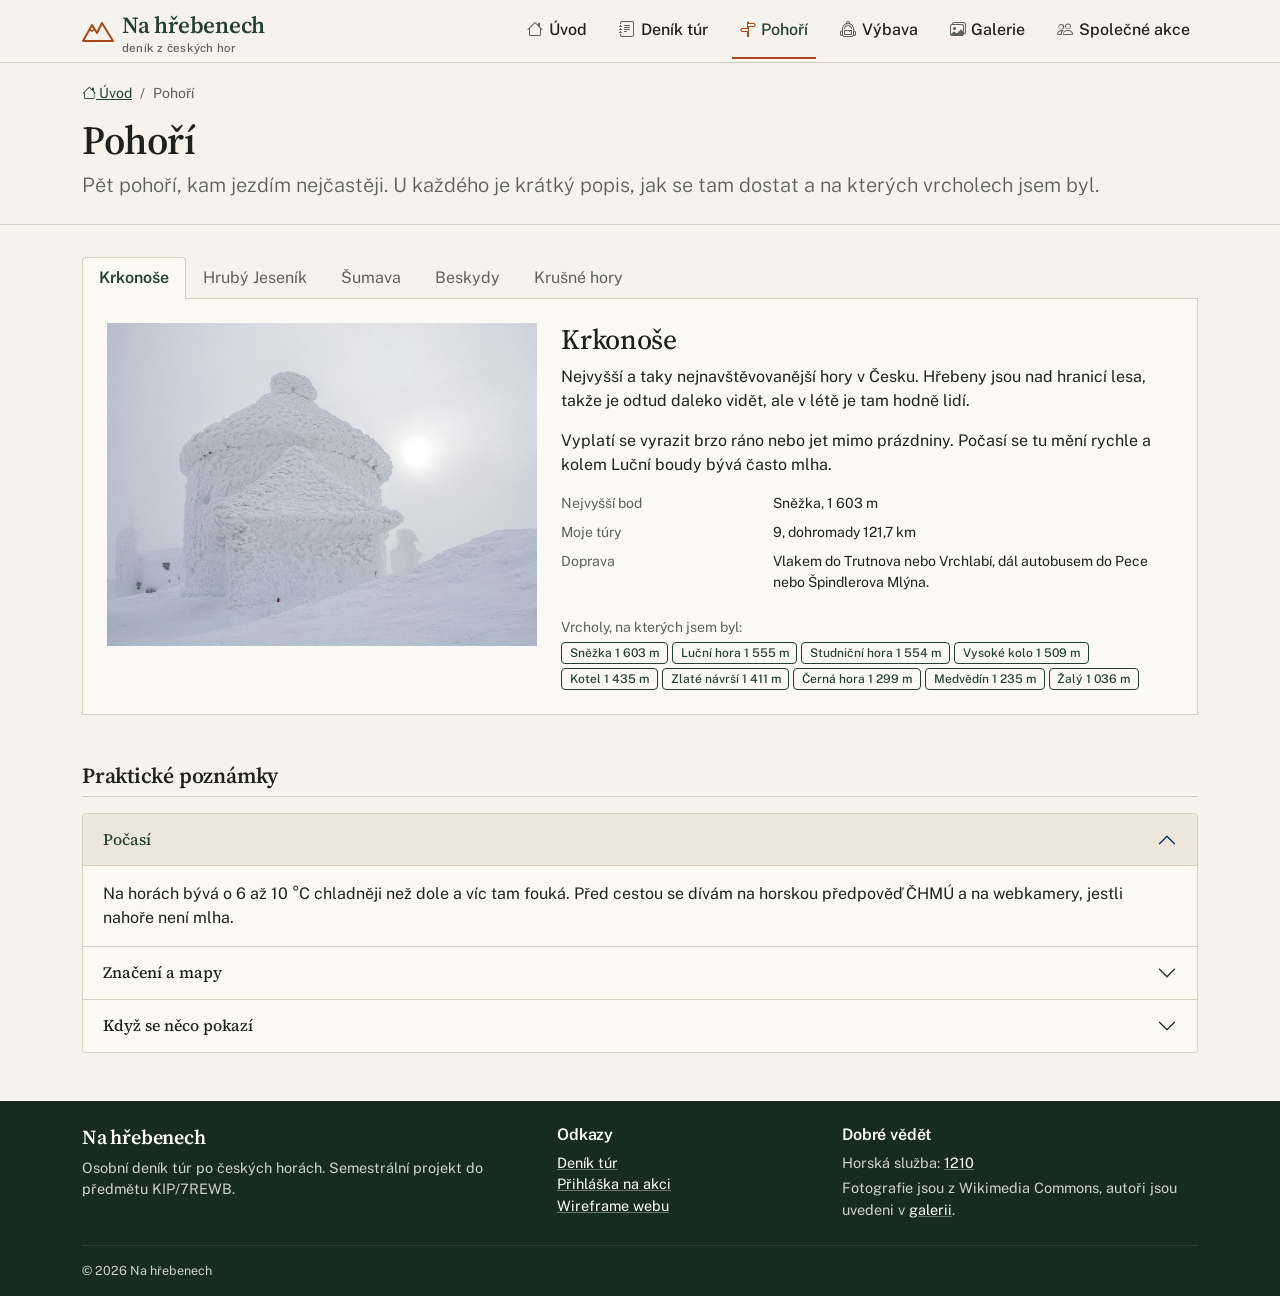
<file: pohori.html>
<!doctype html>
<html lang="cs">
<head>
  <meta charset="utf-8">
  <meta name="viewport" content="width=device-width, initial-scale=1">
  <title>Pohoří – Na hřebenech</title>
  <meta name="description" content="Přehled pěti českých pohoří, kam jezdím nejčastěji: Krkonoše, Hrubý Jeseník, Šumava, Beskydy a Krušné hory.">
  <link rel="preconnect" href="https://fonts.googleapis.com">
  <link rel="preconnect" href="https://fonts.gstatic.com" crossorigin>
  <link href="https://fonts.googleapis.com/css2?family=Public+Sans:wght@400;500;600&family=Source+Serif+4:opsz,wght@8..60,600&display=swap&subset=latin-ext" rel="stylesheet">
  <link href="https://cdn.jsdelivr.net/npm/bootstrap@5.3.3/dist/css/bootstrap.min.css" rel="stylesheet">
  <link href="https://cdn.jsdelivr.net/npm/bootstrap-icons@1.11.3/font/bootstrap-icons.min.css" rel="stylesheet">
  <link href="css/style.css" rel="stylesheet">
</head>
<body class="d-flex flex-column min-vh-100">
  <a class="visually-hidden-focusable position-absolute top-0 start-0 m-2 btn btn-sm btn-primary" href="#obsah">Přeskočit na obsah</a>

  <header class="site-header sticky-top">
    <nav class="navbar navbar-expand-lg py-0" aria-label="Hlavní menu">
      <div class="container">
        <a class="navbar-brand py-2" href="index.html"><svg width="32" height="22" viewBox="0 0 32 22" aria-hidden="true"><path d="M1 21 10 5l5 8 5-10 11 18Z" fill="none" stroke="currentColor" stroke-width="2" stroke-linejoin="round"/><path d="m7.5 9.5 2.5 1.5 2-1.5" fill="none" stroke="currentColor" stroke-width="1.5"/></svg><span>Na hřebenech<small>deník z českých hor</small></span></a>
        <button class="navbar-toggler" type="button" data-bs-toggle="collapse" data-bs-target="#mainNav" aria-controls="mainNav" aria-expanded="false" aria-label="Otevřít menu">
          <span class="navbar-toggler-icon"></span>
        </button>
        <div class="collapse navbar-collapse" id="mainNav">
          <ul class="navbar-nav ms-auto gap-lg-3">
          <li class="nav-item"><a class="nav-link" href="index.html"><i class="bi bi-house" aria-hidden="true"></i>Úvod</a></li>
          <li class="nav-item"><a class="nav-link" href="denik.html"><i class="bi bi-journal-text" aria-hidden="true"></i>Deník túr</a></li>
          <li class="nav-item"><a class="nav-link active" href="pohori.html" aria-current="page"><i class="bi bi-signpost-split" aria-hidden="true"></i>Pohoří</a></li>
          <li class="nav-item"><a class="nav-link" href="vybava.html"><i class="bi bi-backpack2" aria-hidden="true"></i>Výbava</a></li>
          <li class="nav-item"><a class="nav-link" href="galerie.html"><i class="bi bi-images" aria-hidden="true"></i>Galerie</a></li>
          <li class="nav-item"><a class="nav-link" href="akce.html"><i class="bi bi-people" aria-hidden="true"></i>Společné akce</a></li>
          </ul>
        </div>
      </div>
    </nav>
  </header>

  <main id="obsah" class="flex-grow-1">
    <div class="page-head">
      <div class="container">
        <nav aria-label="Drobečková navigace">
          <ol class="breadcrumb">
            <li class="breadcrumb-item"><a href="index.html"><i class="bi bi-house" aria-hidden="true"></i> Úvod</a></li>
            <li class="breadcrumb-item active" aria-current="page">Pohoří</li>
          </ol>
        </nav>
        <h1>Pohoří</h1>
        <p class="lead mb-0">Pět pohoří, kam jezdím nejčastěji. U každého je krátký popis, jak se tam dostat a na kterých vrcholech jsem byl.</p>
      </div>
    </div>
    <div class="container">
      <ul class="nav nav-tabs" id="rangeTabs" role="tablist">
          <li class="nav-item" role="presentation">
            <button class="nav-link active" id="tab-krkonose" data-bs-toggle="tab" data-bs-target="#pane-krkonose" type="button" role="tab" aria-controls="pane-krkonose" aria-selected="true">Krkonoše</button>
          </li>
          <li class="nav-item" role="presentation">
            <button class="nav-link" id="tab-jesenik" data-bs-toggle="tab" data-bs-target="#pane-jesenik" type="button" role="tab" aria-controls="pane-jesenik" aria-selected="false">Hrubý Jeseník</button>
          </li>
          <li class="nav-item" role="presentation">
            <button class="nav-link" id="tab-sumava" data-bs-toggle="tab" data-bs-target="#pane-sumava" type="button" role="tab" aria-controls="pane-sumava" aria-selected="false">Šumava</button>
          </li>
          <li class="nav-item" role="presentation">
            <button class="nav-link" id="tab-beskydy" data-bs-toggle="tab" data-bs-target="#pane-beskydy" type="button" role="tab" aria-controls="pane-beskydy" aria-selected="false">Beskydy</button>
          </li>
          <li class="nav-item" role="presentation">
            <button class="nav-link" id="tab-krusne" data-bs-toggle="tab" data-bs-target="#pane-krusne" type="button" role="tab" aria-controls="pane-krusne" aria-selected="false">Krušné hory</button>
          </li>
      </ul>
      <div class="tab-content tab-content-box" id="rangeTabsContent">
          <div class="tab-pane fade show active" id="pane-krkonose" role="tabpanel" aria-labelledby="tab-krkonose" tabindex="0">
            <div class="row g-4">
              <div class="col-md-5">
                <img src="img/snezka.jpg" alt="Kaple sv. Vavřince na Sněžce v námraze" loading="lazy" width="1600" height="1200">
              </div>
              <div class="col-md-7">
                <h2 class="h3">Krkonoše</h2>
                <p>Nejvyšší a taky nejnavštěvovanější hory v Česku. Hřebeny jsou nad hranicí lesa, takže je odtud daleko vidět, ale v létě je tam hodně lidí.</p>
                <p>Vyplatí se vyrazit brzo ráno nebo jet mimo prázdniny. Počasí se tu mění rychle a kolem Luční boudy bývá často mlha.</p>
                <dl class="row small mb-3">
                  <dt class="col-sm-4 fw-normal text-body-secondary">Nejvyšší bod</dt><dd class="col-sm-8">Sněžka, 1 603 m</dd>
                  <dt class="col-sm-4 fw-normal text-body-secondary">Moje túry</dt><dd class="col-sm-8">9, dohromady 121,7 km</dd>
                  <dt class="col-sm-4 fw-normal text-body-secondary">Doprava</dt><dd class="col-sm-8">Vlakem do Trutnova nebo Vrchlabí, dál autobusem do Pece nebo Špindlerova Mlýna.</dd>
                </dl>
                <p class="small text-body-secondary mb-1">Vrcholy, na kterých jsem byl:</p>
                <div class="d-flex flex-wrap gap-1">
                  <span class="badge badge-range">Sněžka 1 603 m</span>
                  <span class="badge badge-range">Luční hora 1 555 m</span>
                  <span class="badge badge-range">Studniční hora 1 554 m</span>
                  <span class="badge badge-range">Vysoké kolo 1 509 m</span>
                  <span class="badge badge-range">Kotel 1 435 m</span>
                  <span class="badge badge-range">Zlaté návrší 1 411 m</span>
                  <span class="badge badge-range">Černá hora 1 299 m</span>
                  <span class="badge badge-range">Medvědín 1 235 m</span>
                  <span class="badge badge-range">Žalý 1 036 m</span>
                </div>
              </div>
            </div>
          </div>
          <div class="tab-pane fade" id="pane-jesenik" role="tabpanel" aria-labelledby="tab-jesenik" tabindex="0">
            <div class="row g-4">
              <div class="col-md-5">
                <img src="img/praded.jpg" alt="Vysílač na Pradědu" loading="lazy" width="1600" height="1200">
              </div>
              <div class="col-md-7">
                <h2 class="h3">Hrubý Jeseník</h2>
                <p>Jeseníky mají dlouhé výstupy a široké hřebeny. Lidí je tu méně než v Krkonoších.</p>
                <p>Na Praděd vede silnice, takže tam bývá plno. Stačí ale jít kousek dál po hřebeni a lidí ubude.</p>
                <dl class="row small mb-3">
                  <dt class="col-sm-4 fw-normal text-body-secondary">Nejvyšší bod</dt><dd class="col-sm-8">Praděd, 1 491 m</dd>
                  <dt class="col-sm-4 fw-normal text-body-secondary">Moje túry</dt><dd class="col-sm-8">8, dohromady 92,9 km</dd>
                  <dt class="col-sm-4 fw-normal text-body-secondary">Doprava</dt><dd class="col-sm-8">Vlakem do Jeseníku, Koutů nad Desnou nebo přímo na Ramzovou.</dd>
                </dl>
                <p class="small text-body-secondary mb-1">Vrcholy, na kterých jsem byl:</p>
                <div class="d-flex flex-wrap gap-1">
                  <span class="badge badge-range">Praděd 1 491 m</span>
                  <span class="badge badge-range">Vysoká hole 1 464 m</span>
                  <span class="badge badge-range">Petrovy kameny 1 446 m</span>
                  <span class="badge badge-range">Keprník 1 423 m</span>
                  <span class="badge badge-range">Velký Máj 1 385 m</span>
                  <span class="badge badge-range">Dlouhé stráně 1 354 m</span>
                  <span class="badge badge-range">Šerák 1 351 m</span>
                  <span class="badge badge-range">Červená hora 1 333 m</span>
                </div>
              </div>
            </div>
          </div>
          <div class="tab-pane fade" id="pane-sumava" role="tabpanel" aria-labelledby="tab-sumava" tabindex="0">
            <div class="row g-4">
              <div class="col-md-5">
                <img src="img/boubin.jpg" alt="Lavička cestou na Boubín" loading="lazy" width="1600" height="1200">
              </div>
              <div class="col-md-7">
                <h2 class="h3">Šumava</h2>
                <p>Šumava je hlavně les a rašeliniště. Kopce nejsou moc výrazné, ale vzdálenosti jsou velké a vesnice daleko od sebe.</p>
                <p>Část území je v bezzásahové zóně národního parku a některé cesty jsou otevřené jen v sezóně. Před cestou je dobré se podívat na web NP Šumava.</p>
                <dl class="row small mb-3">
                  <dt class="col-sm-4 fw-normal text-body-secondary">Nejvyšší bod</dt><dd class="col-sm-8">Plechý, 1 378 m (česká strana)</dd>
                  <dt class="col-sm-4 fw-normal text-body-secondary">Moje túry</dt><dd class="col-sm-8">9, dohromady 124,0 km</dd>
                  <dt class="col-sm-4 fw-normal text-body-secondary">Doprava</dt><dd class="col-sm-8">Vlakem do Nové Pece, Volar nebo Železné Rudy.</dd>
                </dl>
                <p class="small text-body-secondary mb-1">Vrcholy, na kterých jsem byl:</p>
                <div class="d-flex flex-wrap gap-1">
                  <span class="badge badge-range">Plechý 1 378 m</span>
                  <span class="badge badge-range">Luzný 1 373 m</span>
                  <span class="badge badge-range">Boubín 1 362 m</span>
                  <span class="badge badge-range">Trojmezná 1 361 m</span>
                  <span class="badge badge-range">Poledník 1 315 m</span>
                  <span class="badge badge-range">Ostrý 1 293 m</span>
                  <span class="badge badge-range">Pancíř 1 214 m</span>
                  <span class="badge badge-range">Špičák 1 202 m</span>
                  <span class="badge badge-range">Churáňov 1 122 m</span>
                </div>
              </div>
            </div>
          </div>
          <div class="tab-pane fade" id="pane-beskydy" role="tabpanel" aria-labelledby="tab-beskydy" tabindex="0">
            <div class="row g-4">
              <div class="col-md-5">
                <img src="img/radhost.jpg" alt="Inverze nad Beskydami z kaple na Radhošti" loading="lazy" width="1600" height="1200">
              </div>
              <div class="col-md-7">
                <h2 class="h3">Beskydy</h2>
                <p>Kopce jsou tu strmé, takže i kratší túra má velké převýšení. Na hřebenech je ale dost chat, kde se dá najíst.</p>
                <p>Na Lysou horu se dá jít z Ostravice, Malenovic nebo Krásné. Ze všech stran je to dost do kopce.</p>
                <dl class="row small mb-3">
                  <dt class="col-sm-4 fw-normal text-body-secondary">Nejvyšší bod</dt><dd class="col-sm-8">Lysá hora, 1 323 m</dd>
                  <dt class="col-sm-4 fw-normal text-body-secondary">Moje túry</dt><dd class="col-sm-8">6, dohromady 71,1 km</dd>
                  <dt class="col-sm-4 fw-normal text-body-secondary">Doprava</dt><dd class="col-sm-8">Vlakem do Frýdlantu nad Ostravicí nebo Ostravice, na Pustevny autobusem z Rožnova.</dd>
                </dl>
                <p class="small text-body-secondary mb-1">Vrcholy, na kterých jsem byl:</p>
                <div class="d-flex flex-wrap gap-1">
                  <span class="badge badge-range">Lysá hora 1 323 m</span>
                  <span class="badge badge-range">Smrk 1 276 m</span>
                  <span class="badge badge-range">Kněhyně 1 257 m</span>
                  <span class="badge badge-range">Travný 1 203 m</span>
                  <span class="badge badge-range">Radhošť 1 129 m</span>
                  <span class="badge badge-range">Javorový vrch 1 032 m</span>
                </div>
              </div>
            </div>
          </div>
          <div class="tab-pane fade" id="pane-krusne" role="tabpanel" aria-labelledby="tab-krusne" tabindex="0">
            <div class="row g-4">
              <div class="col-md-5">
                <img src="img/klinovec.jpg" alt="Klínovec v červnu" loading="lazy" width="1600" height="1200">
              </div>
              <div class="col-md-7">
                <h2 class="h3">Krušné hory</h2>
                <p>Z české strany jsou Krušné hory dost strmé, nahoře je ale skoro rovina s rašeliništi a místy po zaniklých vesnicích.</p>
                <p>Mně se tam nejvíc líbí na podzim, kdy je dobrá viditelnost a z hřebene je vidět až na České středohoří.</p>
                <dl class="row small mb-3">
                  <dt class="col-sm-4 fw-normal text-body-secondary">Nejvyšší bod</dt><dd class="col-sm-8">Klínovec, 1 244 m</dd>
                  <dt class="col-sm-4 fw-normal text-body-secondary">Moje túry</dt><dd class="col-sm-8">4, dohromady 29,1 km</dd>
                  <dt class="col-sm-4 fw-normal text-body-secondary">Doprava</dt><dd class="col-sm-8">Vlakem do Kovářské nebo Vejprt, na Boží Dar autobusem z Karlových Varů.</dd>
                </dl>
                <p class="small text-body-secondary mb-1">Vrcholy, na kterých jsem byl:</p>
                <div class="d-flex flex-wrap gap-1">
                  <span class="badge badge-range">Klínovec 1 244 m</span>
                  <span class="badge badge-range">Božídarský Špičák 1 115 m</span>
                  <span class="badge badge-range">Bouřňák 869 m</span>
                  <span class="badge badge-range">Komáří vížka 808 m</span>
                </div>
              </div>
            </div>
          </div>
      </div>

      <h2 class="section-title mt-5">Praktické poznámky</h2>
      <div class="accordion" id="tips">
        <div class="accordion-item">
          <h3 class="accordion-header">
            <button class="accordion-button" type="button" data-bs-toggle="collapse" data-bs-target="#tip1" aria-expanded="true" aria-controls="tip1">Počasí</button>
          </h3>
          <div id="tip1" class="accordion-collapse collapse show" data-bs-parent="#tips">
            <div class="accordion-body">Na horách bývá o 6 až 10 °C chladněji než dole a víc tam fouká. Před cestou se dívám na horskou předpověď ČHMÚ a na webkamery, jestli nahoře není mlha.</div>
          </div>
        </div>
        <div class="accordion-item">
          <h3 class="accordion-header">
            <button class="accordion-button collapsed" type="button" data-bs-toggle="collapse" data-bs-target="#tip2" aria-expanded="false" aria-controls="tip2">Značení a mapy</button>
          </h3>
          <div id="tip2" class="accordion-collapse collapse" data-bs-parent="#tips">
            <div class="accordion-body">Turistické značení KČT je u nás dobré a většinou stačí. Mapu mám ale stejně staženou offline v telefonu, protože v údolích často není signál.</div>
          </div>
        </div>
        <div class="accordion-item">
          <h3 class="accordion-header">
            <button class="accordion-button collapsed" type="button" data-bs-toggle="collapse" data-bs-target="#tip3" aria-expanded="false" aria-controls="tip3">Když se něco pokazí</button>
          </h3>
          <div id="tip3" class="accordion-collapse collapse" data-bs-parent="#tips">
            <div class="accordion-body">Horská služba má číslo <strong>1210</strong>, jinak platí 112. Vyplatí se mít v telefonu aplikaci Záchranka, která při volání pošle přesnou polohu.</div>
          </div>
        </div>
      </div>
    </div>
  </main>

  <footer class="site-footer mt-5 pt-4 pb-3">
    <div class="container">
      <div class="row g-4">
        <div class="col-md-5">
          <p class="h5 text-white display-font mb-2">Na hřebenech</p>
          <p class="mb-0">Osobní deník túr po českých horách. Semestrální projekt do předmětu KIP/7REWB.</p>
        </div>
        <div class="col-6 col-md-3">
          <h2>Odkazy</h2>
          <ul class="list-unstyled mb-0">
            <li><a href="denik.html">Deník túr</a></li>
            <li><a href="akce.html#prihlaska">Přihláška na akci</a></li>
            <li><a href="wireframe/wireframe.html">Wireframe webu</a></li>
          </ul>
        </div>
        <div class="col-6 col-md-4">
          <h2>Dobré vědět</h2>
          <p class="mb-1">Horská služba: <a href="tel:1210">1210</a></p>
          <p class="mb-0">Fotografie jsou z Wikimedia Commons, autoři jsou uvedeni v <a href="galerie.html#zdroje">galerii</a>.</p>
        </div>
      </div>
      <hr class="border-secondary mt-4 mb-3">
      <p class="small mb-0">© 2026 Na hřebenech</p>
    </div>
  </footer>

  <script src="https://cdn.jsdelivr.net/npm/bootstrap@5.3.3/dist/js/bootstrap.bundle.min.js"></script>
  <script src="js/main.js"></script>
</body>
</html>
</file>
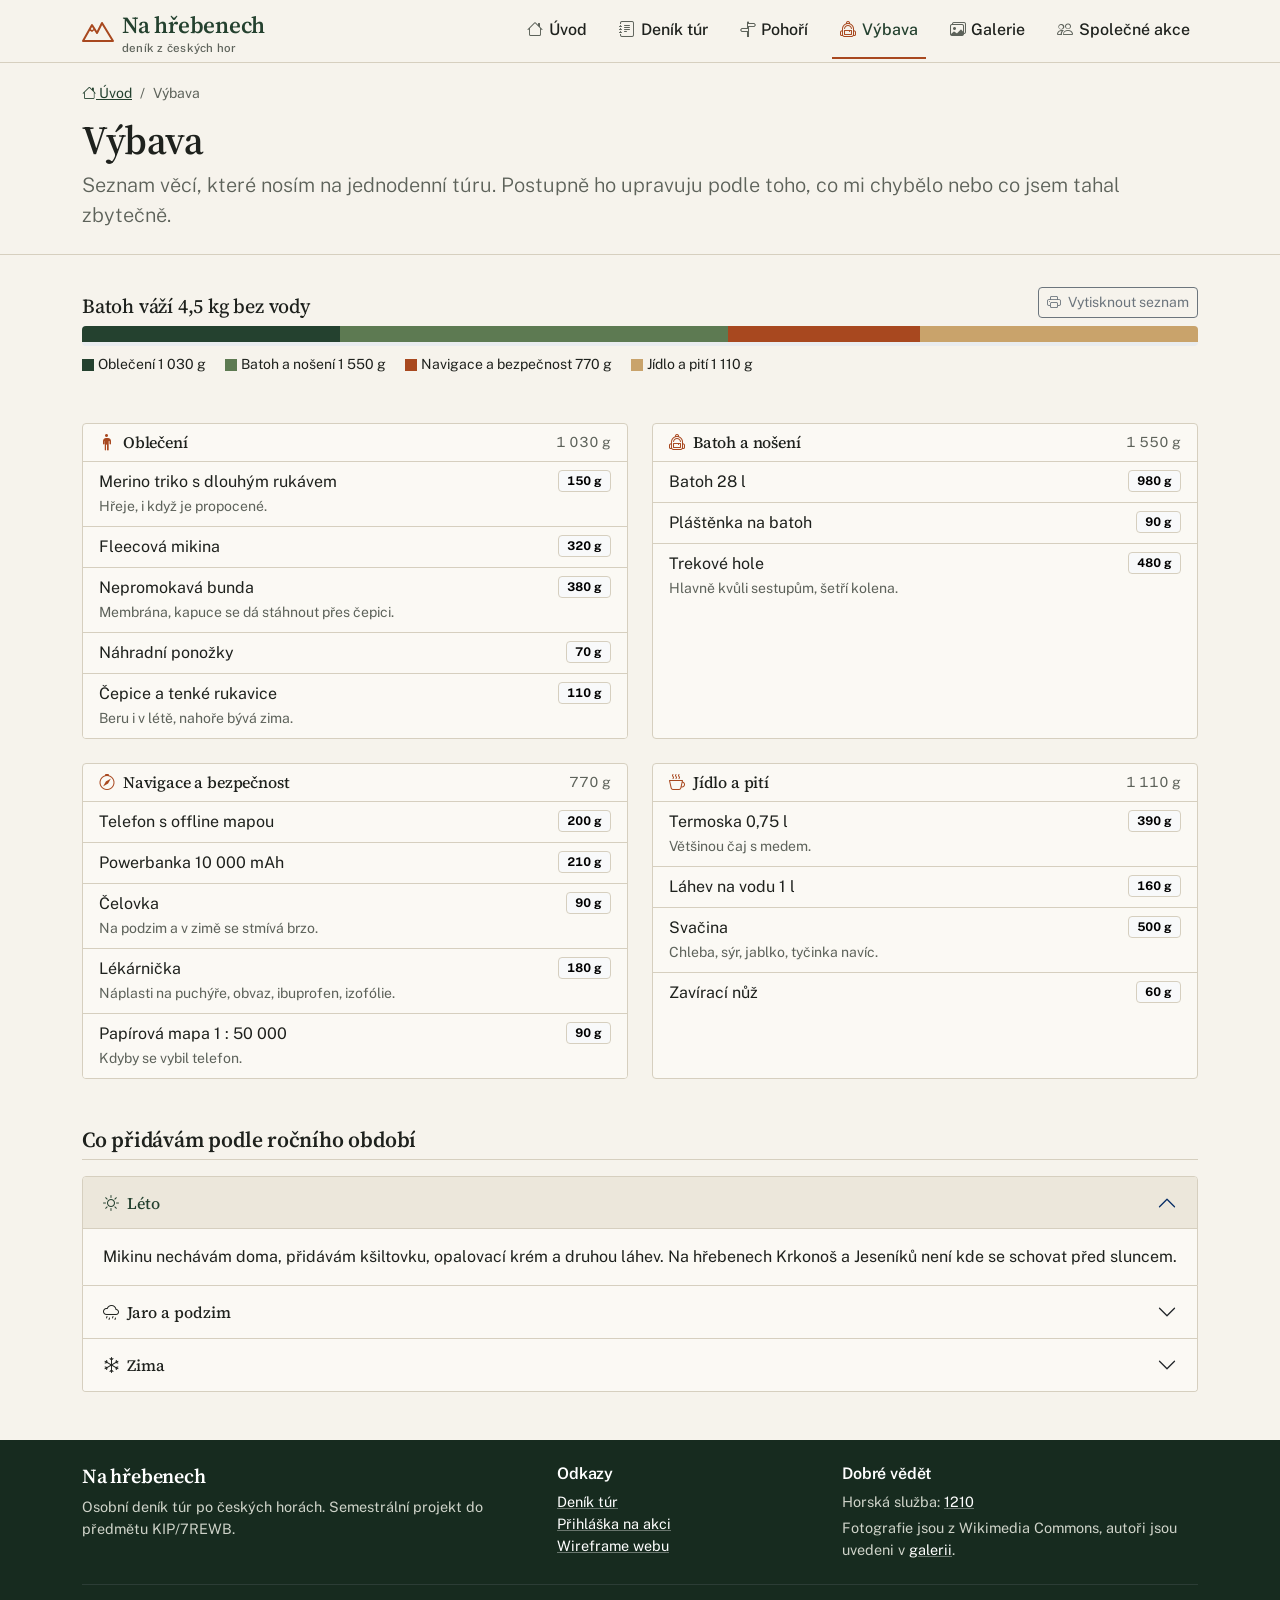
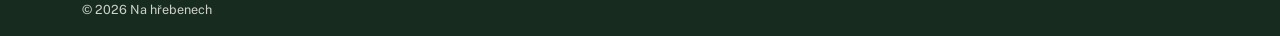
<file: vybava.html>
<!doctype html>
<html lang="cs">
<head>
  <meta charset="utf-8">
  <meta name="viewport" content="width=device-width, initial-scale=1">
  <title>Výbava – Na hřebenech</title>
  <meta name="description" content="Co nosím v batohu na jednodenní túru, kolik co váží a co přibalím v zimě.">
  <link rel="preconnect" href="https://fonts.googleapis.com">
  <link rel="preconnect" href="https://fonts.gstatic.com" crossorigin>
  <link href="https://fonts.googleapis.com/css2?family=Public+Sans:wght@400;500;600&family=Source+Serif+4:opsz,wght@8..60,600&display=swap&subset=latin-ext" rel="stylesheet">
  <link href="https://cdn.jsdelivr.net/npm/bootstrap@5.3.3/dist/css/bootstrap.min.css" rel="stylesheet">
  <link href="https://cdn.jsdelivr.net/npm/bootstrap-icons@1.11.3/font/bootstrap-icons.min.css" rel="stylesheet">
  <link href="css/style.css" rel="stylesheet">
</head>
<body class="d-flex flex-column min-vh-100">
  <a class="visually-hidden-focusable position-absolute top-0 start-0 m-2 btn btn-sm btn-primary" href="#obsah">Přeskočit na obsah</a>

  <header class="site-header sticky-top">
    <nav class="navbar navbar-expand-lg py-0" aria-label="Hlavní menu">
      <div class="container">
        <a class="navbar-brand py-2" href="index.html"><svg width="32" height="22" viewBox="0 0 32 22" aria-hidden="true"><path d="M1 21 10 5l5 8 5-10 11 18Z" fill="none" stroke="currentColor" stroke-width="2" stroke-linejoin="round"/><path d="m7.5 9.5 2.5 1.5 2-1.5" fill="none" stroke="currentColor" stroke-width="1.5"/></svg><span>Na hřebenech<small>deník z českých hor</small></span></a>
        <button class="navbar-toggler" type="button" data-bs-toggle="collapse" data-bs-target="#mainNav" aria-controls="mainNav" aria-expanded="false" aria-label="Otevřít menu">
          <span class="navbar-toggler-icon"></span>
        </button>
        <div class="collapse navbar-collapse" id="mainNav">
          <ul class="navbar-nav ms-auto gap-lg-3">
          <li class="nav-item"><a class="nav-link" href="index.html"><i class="bi bi-house" aria-hidden="true"></i>Úvod</a></li>
          <li class="nav-item"><a class="nav-link" href="denik.html"><i class="bi bi-journal-text" aria-hidden="true"></i>Deník túr</a></li>
          <li class="nav-item"><a class="nav-link" href="pohori.html"><i class="bi bi-signpost-split" aria-hidden="true"></i>Pohoří</a></li>
          <li class="nav-item"><a class="nav-link active" href="vybava.html" aria-current="page"><i class="bi bi-backpack2" aria-hidden="true"></i>Výbava</a></li>
          <li class="nav-item"><a class="nav-link" href="galerie.html"><i class="bi bi-images" aria-hidden="true"></i>Galerie</a></li>
          <li class="nav-item"><a class="nav-link" href="akce.html"><i class="bi bi-people" aria-hidden="true"></i>Společné akce</a></li>
          </ul>
        </div>
      </div>
    </nav>
  </header>

  <main id="obsah" class="flex-grow-1">
    <div class="page-head">
      <div class="container">
        <nav aria-label="Drobečková navigace">
          <ol class="breadcrumb">
            <li class="breadcrumb-item"><a href="index.html"><i class="bi bi-house" aria-hidden="true"></i> Úvod</a></li>
            <li class="breadcrumb-item active" aria-current="page">Výbava</li>
          </ol>
        </nav>
        <h1>Výbava</h1>
        <p class="lead mb-0">Seznam věcí, které nosím na jednodenní túru. Postupně ho upravuju podle toho, co mi chybělo nebo co jsem tahal zbytečně.</p>
      </div>
    </div>
    <div class="container">
      <section aria-labelledby="weight-title" class="mb-5">
        <div class="d-flex flex-wrap justify-content-between align-items-end gap-2 mb-2">
          <h2 id="weight-title" class="h5 mb-0">Batoh váží 4,5 kg bez vody</h2>
          <button type="button" class="btn btn-sm btn-outline-secondary" onclick="window.print()"><i class="bi bi-printer me-1" aria-hidden="true"></i> Vytisknout seznam</button>
        </div>
        <div class="progress-stacked" style="height: 1.25rem">
          <div class="progress" role="progressbar" aria-label="Oblečení" aria-valuenow="23" aria-valuemin="0" aria-valuemax="100" style="width: 23.1%">
            <div class="progress-bar" style="background-color: #24412f"></div>
          </div>
          <div class="progress" role="progressbar" aria-label="Batoh a nošení" aria-valuenow="35" aria-valuemin="0" aria-valuemax="100" style="width: 34.8%">
            <div class="progress-bar" style="background-color: #5d7a52"></div>
          </div>
          <div class="progress" role="progressbar" aria-label="Navigace a bezpečnost" aria-valuenow="17" aria-valuemin="0" aria-valuemax="100" style="width: 17.3%">
            <div class="progress-bar" style="background-color: #a8481f"></div>
          </div>
          <div class="progress" role="progressbar" aria-label="Jídlo a pití" aria-valuenow="25" aria-valuemin="0" aria-valuemax="100" style="width: 24.9%">
            <div class="progress-bar" style="background-color: #c9a36b"></div>
          </div>
        </div>
        <ul class="list-inline small mt-2 mb-0">
          <li class="list-inline-item me-3"><span class="d-inline-block align-middle me-1" style="width:.75rem;height:.75rem;background:#24412f"></span>Oblečení 1 030 g</li>
          <li class="list-inline-item me-3"><span class="d-inline-block align-middle me-1" style="width:.75rem;height:.75rem;background:#5d7a52"></span>Batoh a nošení 1 550 g</li>
          <li class="list-inline-item me-3"><span class="d-inline-block align-middle me-1" style="width:.75rem;height:.75rem;background:#a8481f"></span>Navigace a bezpečnost 770 g</li>
          <li class="list-inline-item me-3"><span class="d-inline-block align-middle me-1" style="width:.75rem;height:.75rem;background:#c9a36b"></span>Jídlo a pití 1 110 g</li>
        </ul>
      </section>

      <div class="row row-cols-1 row-cols-md-2 g-4">
        <div class="col">
          <div class="card h-100">
            <div class="card-header bg-transparent d-flex justify-content-between align-items-center">
              <h2 class="h6 mb-0"><i class="bi bi-person-standing text-rust me-2" aria-hidden="true"></i>Oblečení</h2>
              <span class="small text-body-secondary tabular">1 030 g</span>
            </div>
            <ul class="list-group list-group-flush">
              <li class="list-group-item d-flex justify-content-between gap-3">
                <span>Merino triko s dlouhým rukávem<br><small class="text-body-secondary">Hřeje, i když je propocené.</small></span>
                <span class="badge text-bg-light border align-self-start tabular">150 g</span>
              </li>
              <li class="list-group-item d-flex justify-content-between gap-3">
                <span>Fleecová mikina</span>
                <span class="badge text-bg-light border align-self-start tabular">320 g</span>
              </li>
              <li class="list-group-item d-flex justify-content-between gap-3">
                <span>Nepromokavá bunda<br><small class="text-body-secondary">Membrána, kapuce se dá stáhnout přes čepici.</small></span>
                <span class="badge text-bg-light border align-self-start tabular">380 g</span>
              </li>
              <li class="list-group-item d-flex justify-content-between gap-3">
                <span>Náhradní ponožky</span>
                <span class="badge text-bg-light border align-self-start tabular">70 g</span>
              </li>
              <li class="list-group-item d-flex justify-content-between gap-3">
                <span>Čepice a tenké rukavice<br><small class="text-body-secondary">Beru i v létě, nahoře bývá zima.</small></span>
                <span class="badge text-bg-light border align-self-start tabular">110 g</span>
              </li>
            </ul>
          </div>
        </div>
        <div class="col">
          <div class="card h-100">
            <div class="card-header bg-transparent d-flex justify-content-between align-items-center">
              <h2 class="h6 mb-0"><i class="bi bi-backpack2 text-rust me-2" aria-hidden="true"></i>Batoh a nošení</h2>
              <span class="small text-body-secondary tabular">1 550 g</span>
            </div>
            <ul class="list-group list-group-flush">
              <li class="list-group-item d-flex justify-content-between gap-3">
                <span>Batoh 28 l</span>
                <span class="badge text-bg-light border align-self-start tabular">980 g</span>
              </li>
              <li class="list-group-item d-flex justify-content-between gap-3">
                <span>Pláštěnka na batoh</span>
                <span class="badge text-bg-light border align-self-start tabular">90 g</span>
              </li>
              <li class="list-group-item d-flex justify-content-between gap-3">
                <span>Trekové hole<br><small class="text-body-secondary">Hlavně kvůli sestupům, šetří kolena.</small></span>
                <span class="badge text-bg-light border align-self-start tabular">480 g</span>
              </li>
            </ul>
          </div>
        </div>
        <div class="col">
          <div class="card h-100">
            <div class="card-header bg-transparent d-flex justify-content-between align-items-center">
              <h2 class="h6 mb-0"><i class="bi bi-compass text-rust me-2" aria-hidden="true"></i>Navigace a bezpečnost</h2>
              <span class="small text-body-secondary tabular">770 g</span>
            </div>
            <ul class="list-group list-group-flush">
              <li class="list-group-item d-flex justify-content-between gap-3">
                <span>Telefon s offline mapou</span>
                <span class="badge text-bg-light border align-self-start tabular">200 g</span>
              </li>
              <li class="list-group-item d-flex justify-content-between gap-3">
                <span>Powerbanka 10 000 mAh</span>
                <span class="badge text-bg-light border align-self-start tabular">210 g</span>
              </li>
              <li class="list-group-item d-flex justify-content-between gap-3">
                <span>Čelovka<br><small class="text-body-secondary">Na podzim a v zimě se stmívá brzo.</small></span>
                <span class="badge text-bg-light border align-self-start tabular">90 g</span>
              </li>
              <li class="list-group-item d-flex justify-content-between gap-3">
                <span>Lékárnička<br><small class="text-body-secondary">Náplasti na puchýře, obvaz, ibuprofen, izofólie.</small></span>
                <span class="badge text-bg-light border align-self-start tabular">180 g</span>
              </li>
              <li class="list-group-item d-flex justify-content-between gap-3">
                <span>Papírová mapa 1 : 50 000<br><small class="text-body-secondary">Kdyby se vybil telefon.</small></span>
                <span class="badge text-bg-light border align-self-start tabular">90 g</span>
              </li>
            </ul>
          </div>
        </div>
        <div class="col">
          <div class="card h-100">
            <div class="card-header bg-transparent d-flex justify-content-between align-items-center">
              <h2 class="h6 mb-0"><i class="bi bi-cup-hot text-rust me-2" aria-hidden="true"></i>Jídlo a pití</h2>
              <span class="small text-body-secondary tabular">1 110 g</span>
            </div>
            <ul class="list-group list-group-flush">
              <li class="list-group-item d-flex justify-content-between gap-3">
                <span>Termoska 0,75 l<br><small class="text-body-secondary">Většinou čaj s medem.</small></span>
                <span class="badge text-bg-light border align-self-start tabular">390 g</span>
              </li>
              <li class="list-group-item d-flex justify-content-between gap-3">
                <span>Láhev na vodu 1 l</span>
                <span class="badge text-bg-light border align-self-start tabular">160 g</span>
              </li>
              <li class="list-group-item d-flex justify-content-between gap-3">
                <span>Svačina<br><small class="text-body-secondary">Chleba, sýr, jablko, tyčinka navíc.</small></span>
                <span class="badge text-bg-light border align-self-start tabular">500 g</span>
              </li>
              <li class="list-group-item d-flex justify-content-between gap-3">
                <span>Zavírací nůž</span>
                <span class="badge text-bg-light border align-self-start tabular">60 g</span>
              </li>
            </ul>
          </div>
        </div>
      </div>

      <h2 class="section-title mt-5">Co přidávám podle ročního období</h2>
      <div class="accordion" id="seasons">
        <div class="accordion-item">
          <h3 class="accordion-header"><button class="accordion-button" type="button" data-bs-toggle="collapse" data-bs-target="#s1" aria-expanded="true" aria-controls="s1"><i class="bi bi-sun me-2" aria-hidden="true"></i>Léto</button></h3>
          <div id="s1" class="accordion-collapse collapse show" data-bs-parent="#seasons"><div class="accordion-body">Mikinu nechávám doma, přidávám kšiltovku, opalovací krém a druhou láhev. Na hřebenech Krkonoš a Jeseníků není kde se schovat před sluncem.</div></div>
        </div>
        <div class="accordion-item">
          <h3 class="accordion-header"><button class="accordion-button collapsed" type="button" data-bs-toggle="collapse" data-bs-target="#s2" aria-expanded="false" aria-controls="s2"><i class="bi bi-cloud-drizzle me-2" aria-hidden="true"></i>Jaro a podzim</button></h3>
          <div id="s2" class="accordion-collapse collapse" data-bs-parent="#seasons"><div class="accordion-body">Návleky na boty kvůli bahnu a tání, teplejší rukavice a čelovka vždycky, i na krátkou túru.</div></div>
        </div>
        <div class="accordion-item">
          <h3 class="accordion-header"><button class="accordion-button collapsed" type="button" data-bs-toggle="collapse" data-bs-target="#s3" aria-expanded="false" aria-controls="s3"><i class="bi bi-snow me-2" aria-hidden="true"></i>Zima</button></h3>
          <div id="s3" class="accordion-collapse collapse" data-bs-parent="#seasons"><div class="accordion-body">Nesmeky nebo sněžnice podle stavu sněhu, péřová bunda do batohu, druhé rukavice a víc čaje. Túru plánuju kratší, protože se stmívá už po čtvrté. Do lavinového terénu v Krkonoších nechodím.</div></div>
        </div>
      </div>
    </div>
  </main>

  <footer class="site-footer mt-5 pt-4 pb-3">
    <div class="container">
      <div class="row g-4">
        <div class="col-md-5">
          <p class="h5 text-white display-font mb-2">Na hřebenech</p>
          <p class="mb-0">Osobní deník túr po českých horách. Semestrální projekt do předmětu KIP/7REWB.</p>
        </div>
        <div class="col-6 col-md-3">
          <h2>Odkazy</h2>
          <ul class="list-unstyled mb-0">
            <li><a href="denik.html">Deník túr</a></li>
            <li><a href="akce.html#prihlaska">Přihláška na akci</a></li>
            <li><a href="wireframe/wireframe.html">Wireframe webu</a></li>
          </ul>
        </div>
        <div class="col-6 col-md-4">
          <h2>Dobré vědět</h2>
          <p class="mb-1">Horská služba: <a href="tel:1210">1210</a></p>
          <p class="mb-0">Fotografie jsou z Wikimedia Commons, autoři jsou uvedeni v <a href="galerie.html#zdroje">galerii</a>.</p>
        </div>
      </div>
      <hr class="border-secondary mt-4 mb-3">
      <p class="small mb-0">© 2026 Na hřebenech</p>
    </div>
  </footer>

  <script src="https://cdn.jsdelivr.net/npm/bootstrap@5.3.3/dist/js/bootstrap.bundle.min.js"></script>
  <script src="js/main.js"></script>
</body>
</html>
</file>
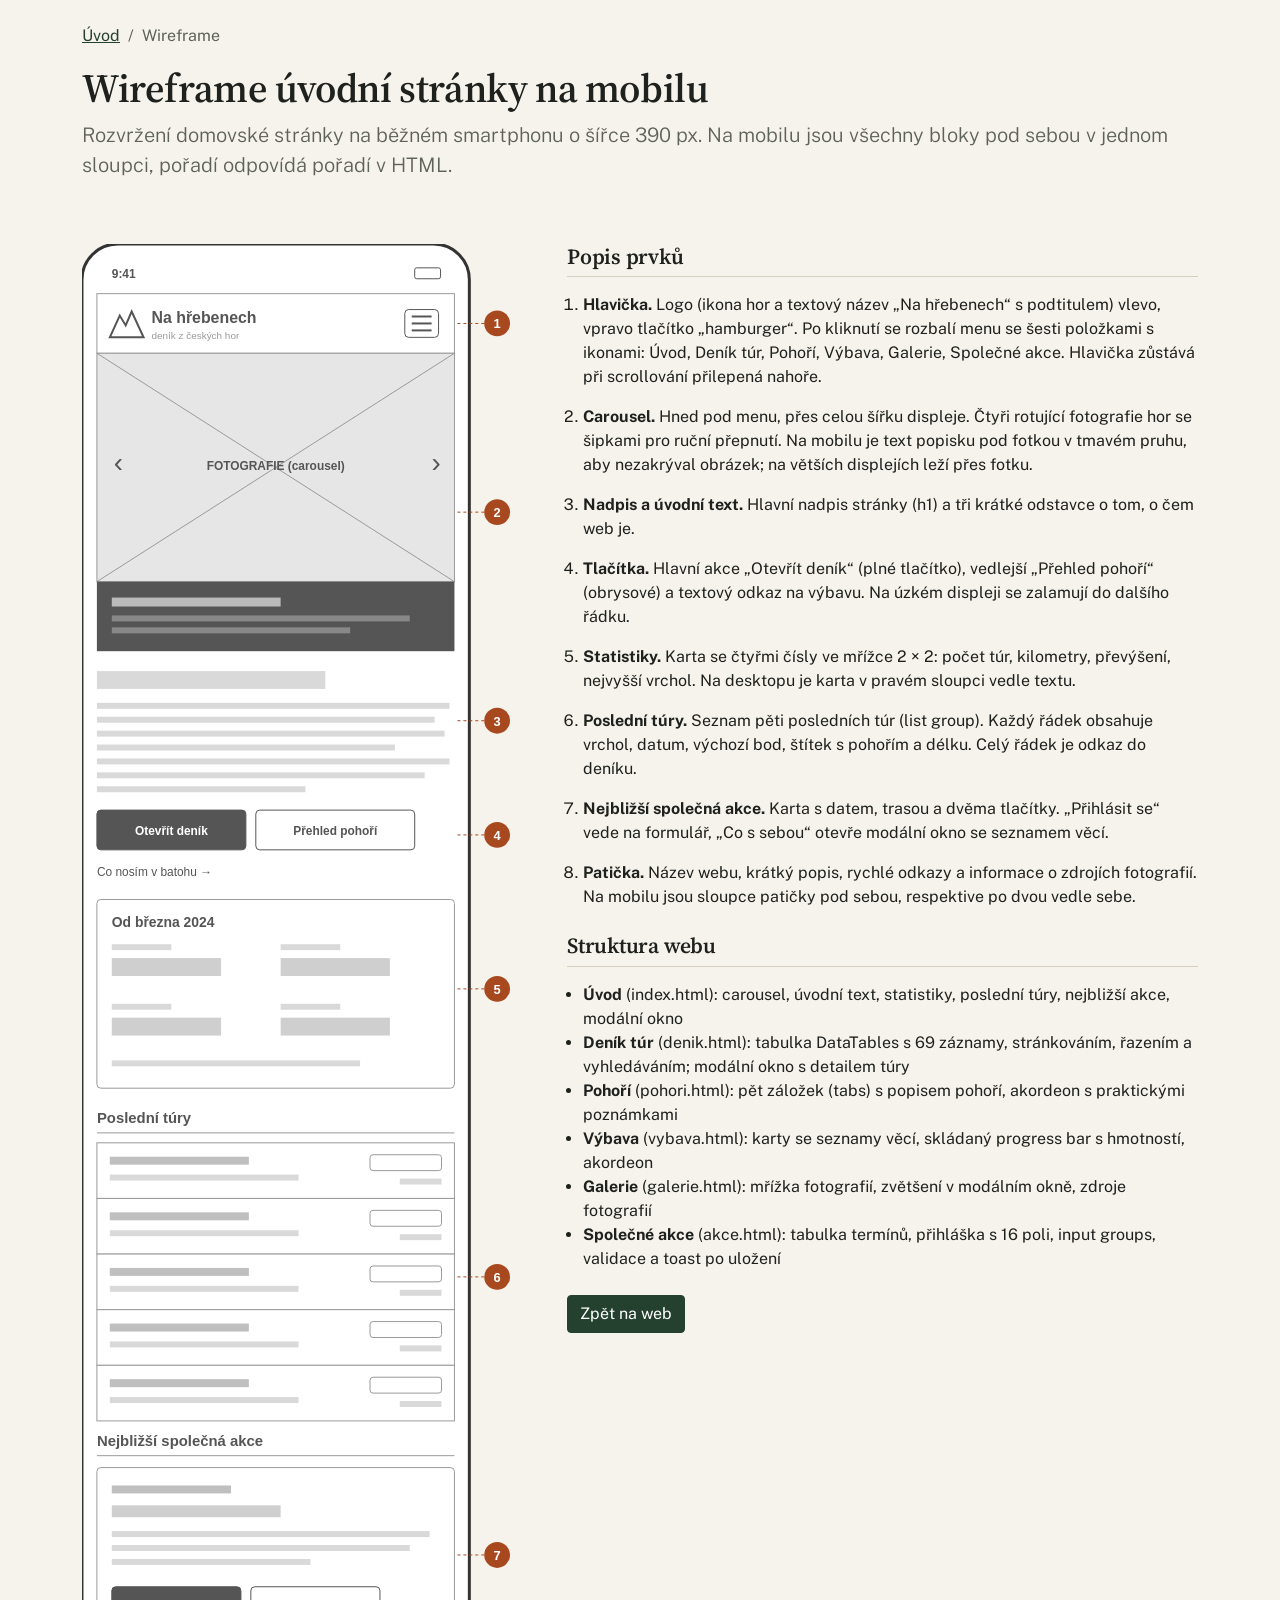
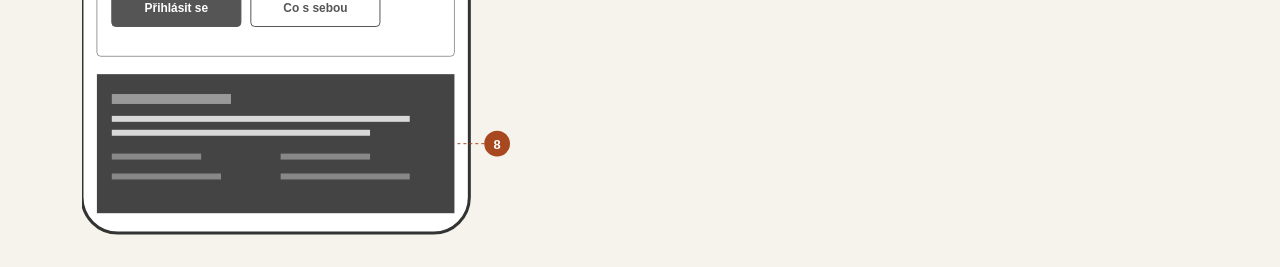
<file: wireframe/wireframe.html>
<!doctype html>
<html lang="cs">
<head>
  <meta charset="utf-8">
  <meta name="viewport" content="width=device-width, initial-scale=1">
  <title>Wireframe – Na hřebenech</title>
  <link href="https://fonts.googleapis.com/css2?family=Public+Sans:wght@400;500;600&family=Source+Serif+4:opsz,wght@8..60,600&display=swap&subset=latin-ext" rel="stylesheet">
  <link href="https://cdn.jsdelivr.net/npm/bootstrap@5.3.3/dist/css/bootstrap.min.css" rel="stylesheet">
  <link href="../css/style.css" rel="stylesheet">
</head>
<body>
  <main class="container py-4">
    <nav aria-label="Drobečková navigace">
      <ol class="breadcrumb small">
        <li class="breadcrumb-item"><a href="../index.html">Úvod</a></li>
        <li class="breadcrumb-item active" aria-current="page">Wireframe</li>
      </ol>
    </nav>
    <h1>Wireframe úvodní stránky na mobilu</h1>
    <p class="lead">Rozvržení domovské stránky na běžném smartphonu o šířce 390 px. Na mobilu jsou všechny bloky pod sebou v jednom sloupci, pořadí odpovídá pořadí v HTML.</p>

    <div class="row g-5 mt-1">
      <div class="col-lg-5 text-center">
        <img src="wireframe.svg" alt="Wireframe úvodní stránky na mobilu s očíslovanými bloky 1 až 8" class="img-fluid" width="440" height="1610">
      </div>
      <div class="col-lg-7">
        <h2 class="section-title">Popis prvků</h2>
        <ol class="ps-3">
          <li class="mb-3"><strong>Hlavička.</strong> Logo (ikona hor a textový název „Na hřebenech“ s podtitulem) vlevo, vpravo tlačítko „hamburger“. Po kliknutí se rozbalí menu se šesti položkami s ikonami: Úvod, Deník túr, Pohoří, Výbava, Galerie, Společné akce. Hlavička zůstává při scrollování přilepená nahoře.</li>
          <li class="mb-3"><strong>Carousel.</strong> Hned pod menu, přes celou šířku displeje. Čtyři rotující fotografie hor se šipkami pro ruční přepnutí. Na mobilu je text popisku pod fotkou v tmavém pruhu, aby nezakrýval obrázek; na větších displejích leží přes fotku.</li>
          <li class="mb-3"><strong>Nadpis a úvodní text.</strong> Hlavní nadpis stránky (h1) a tři krátké odstavce o tom, o čem web je.</li>
          <li class="mb-3"><strong>Tlačítka.</strong> Hlavní akce „Otevřít deník“ (plné tlačítko), vedlejší „Přehled pohoří“ (obrysové) a textový odkaz na výbavu. Na úzkém displeji se zalamují do dalšího řádku.</li>
          <li class="mb-3"><strong>Statistiky.</strong> Karta se čtyřmi čísly ve mřížce 2 × 2: počet túr, kilometry, převýšení, nejvyšší vrchol. Na desktopu je karta v pravém sloupci vedle textu.</li>
          <li class="mb-3"><strong>Poslední túry.</strong> Seznam pěti posledních túr (list group). Každý řádek obsahuje vrchol, datum, výchozí bod, štítek s pohořím a délku. Celý řádek je odkaz do deníku.</li>
          <li class="mb-3"><strong>Nejbližší společná akce.</strong> Karta s datem, trasou a dvěma tlačítky. „Přihlásit se“ vede na formulář, „Co s sebou“ otevře modální okno se seznamem věcí.</li>
          <li class="mb-3"><strong>Patička.</strong> Název webu, krátký popis, rychlé odkazy a informace o zdrojích fotografií. Na mobilu jsou sloupce patičky pod sebou, respektive po dvou vedle sebe.</li>
        </ol>

        <h2 class="section-title mt-4">Struktura webu</h2>
        <ul class="ps-3">
          <li><strong>Úvod</strong> (index.html): carousel, úvodní text, statistiky, poslední túry, nejbližší akce, modální okno</li>
          <li><strong>Deník túr</strong> (denik.html): tabulka DataTables s 69 záznamy, stránkováním, řazením a vyhledáváním; modální okno s detailem túry</li>
          <li><strong>Pohoří</strong> (pohori.html): pět záložek (tabs) s popisem pohoří, akordeon s praktickými poznámkami</li>
          <li><strong>Výbava</strong> (vybava.html): karty se seznamy věcí, skládaný progress bar s hmotností, akordeon</li>
          <li><strong>Galerie</strong> (galerie.html): mřížka fotografií, zvětšení v modálním okně, zdroje fotografií</li>
          <li><strong>Společné akce</strong> (akce.html): tabulka termínů, přihláška s 16 poli, input groups, validace a toast po uložení</li>
        </ul>
        <a class="btn btn-primary mt-2" href="../index.html">Zpět na web</a>
      </div>
    </div>
  </main>
</body>
</html>
</file>
<file: css/style.css>
:root {
  --nh-paper: #f6f3ec;
  --nh-paper-2: #ece7db;
  --nh-ink: #1e211d;
  --nh-muted: #5d625a;
  --nh-forest: #24412f;
  --nh-forest-dark: #172b1f;
  --nh-rust: #a8481f;
  --nh-line: #d6cfbf;

  --bs-body-bg: var(--nh-paper);
  --bs-body-color: var(--nh-ink);
  --bs-body-font-family: "Public Sans", system-ui, -apple-system, "Segoe UI", sans-serif;
  --bs-body-font-size: 1rem;
  --bs-border-color: var(--nh-line);
  --bs-border-radius: .25rem;
  --bs-border-radius-lg: .375rem;
  --bs-link-color-rgb: 36, 65, 47;
  --bs-link-hover-color-rgb: 168, 72, 31;
  --bs-secondary-color: var(--nh-muted);
  --bs-emphasis-color: var(--nh-ink);
}

h1, h2, h3, h4, .navbar-brand, .display-font {
  font-family: "Source Serif 4", Georgia, serif;
  font-weight: 600;
  letter-spacing: -.01em;
}

.lead { color: var(--nh-muted); }
.tabular { font-variant-numeric: tabular-nums; }
.text-rust { color: var(--nh-rust) !important; }
.bg-paper-2 { background: var(--nh-paper-2); }

.btn-primary {
  --bs-btn-bg: var(--nh-forest);
  --bs-btn-border-color: var(--nh-forest);
  --bs-btn-hover-bg: var(--nh-forest-dark);
  --bs-btn-hover-border-color: var(--nh-forest-dark);
  --bs-btn-active-bg: var(--nh-forest-dark);
  --bs-btn-active-border-color: var(--nh-forest-dark);
  --bs-btn-disabled-bg: var(--nh-forest);
  --bs-btn-disabled-border-color: var(--nh-forest);
}
.btn-outline-primary {
  --bs-btn-color: var(--nh-forest);
  --bs-btn-border-color: var(--nh-forest);
  --bs-btn-hover-bg: var(--nh-forest);
  --bs-btn-hover-border-color: var(--nh-forest);
  --bs-btn-active-bg: var(--nh-forest-dark);
  --bs-btn-active-border-color: var(--nh-forest-dark);
}
.btn-rust {
  --bs-btn-color: #fff;
  --bs-btn-bg: var(--nh-rust);
  --bs-btn-border-color: var(--nh-rust);
  --bs-btn-hover-color: #fff;
  --bs-btn-hover-bg: #8c3b18;
  --bs-btn-hover-border-color: #8c3b18;
  --bs-btn-active-color: #fff;
  --bs-btn-active-bg: #8c3b18;
}
.btn:focus-visible, .form-control:focus, .form-select:focus, .form-check-input:focus {
  box-shadow: 0 0 0 .2rem rgba(168, 72, 31, .3);
  border-color: var(--nh-rust);
}
.form-check-input:checked { background-color: var(--nh-forest); border-color: var(--nh-forest); }

.site-header {
  background: var(--nh-paper);
  border-bottom: 1px solid var(--nh-line);
}
.navbar-brand {
  display: flex;
  align-items: center;
  gap: .5rem;
  font-size: 1.45rem;
  color: var(--nh-forest);
}
.navbar-brand:hover { color: var(--nh-forest); }
.navbar-brand svg { color: var(--nh-rust); }
.navbar-brand small {
  font-family: var(--bs-body-font-family);
  font-size: .72rem;
  font-weight: 500;
  color: var(--nh-muted);
  letter-spacing: .02em;
  display: block;
  line-height: 1;
}
.navbar .nav-link {
  color: var(--nh-ink);
  font-weight: 500;
  padding-block: .9rem;
  border-bottom: 2px solid transparent;
}
.navbar .nav-link .bi { color: var(--nh-muted); margin-right: .35rem; }
.navbar .nav-link:hover { color: var(--nh-rust); }
.navbar .nav-link.active {
  color: var(--nh-forest);
  border-bottom-color: var(--nh-rust);
}
.navbar .nav-link.active .bi { color: var(--nh-rust); }
@media (max-width: 991.98px) {
  .navbar .nav-link { padding-block: .6rem; border-bottom: 0; border-left: 2px solid transparent; padding-left: .75rem; }
  .navbar .nav-link.active { border-left-color: var(--nh-rust); }
}

.hero-carousel .carousel-item img {
  height: 460px;
  object-fit: cover;
}
.hero-carousel .carousel-caption {
  left: 0;
  right: auto;
  bottom: 0;
  max-width: 34rem;
  padding: 1rem 1.25rem 1.1rem;
  margin: 0 0 2.25rem 1.5rem;
  text-align: left;
  background: rgba(20, 24, 20, .72);
  border-left: 3px solid var(--nh-rust);
}
.hero-carousel .carousel-caption h2 { font-size: 1.35rem; margin-bottom: .25rem; }
.hero-carousel .carousel-caption p { margin: 0; font-size: .95rem; color: #e7e3d8; }
.hero-carousel .carousel-indicators { justify-content: flex-end; margin-right: 1.5rem; }
@media (max-width: 767.98px) {
  .hero-carousel .carousel-item img { height: 250px; }
  .hero-carousel .carousel-caption {
    position: static;
    max-width: none;
    margin: 0;
    background: var(--nh-forest-dark);
  }
  .hero-carousel .carousel-caption h2 { font-size: 1.1rem; }
  .hero-carousel .carousel-indicators { display: none; }
  .hero-carousel .carousel-control-prev,
  .hero-carousel .carousel-control-next { height: 250px; }
}

.page-head {
  border-bottom: 1px solid var(--nh-line);
  padding: 1.25rem 0 1.5rem;
  margin-bottom: 2rem;
}
.page-head .breadcrumb { font-size: .875rem; margin-bottom: .75rem; }
.page-head h1 { font-size: clamp(1.75rem, 1.2rem + 2vw, 2.5rem); margin-bottom: .35rem; }

.section-title {
  font-size: 1.35rem;
  padding-bottom: .4rem;
  margin-bottom: 1rem;
  border-bottom: 1px solid var(--nh-line);
}

.card { --bs-card-bg: #fbf9f4; --bs-card-border-color: var(--nh-line); }
.list-group { --bs-list-group-bg: #fbf9f4; --bs-list-group-border-color: var(--nh-line); }
.list-group-item-action:hover { background: var(--nh-paper-2); }

.stat-list dt { font-weight: 400; color: var(--nh-muted); font-size: .85rem; }
.stat-list dd { font-size: 1.5rem; font-family: "Source Serif 4", Georgia, serif; font-weight: 600; margin-bottom: .9rem; }

.badge-range {
  background: transparent;
  color: var(--nh-forest);
  border: 1px solid var(--nh-forest);
  font-weight: 500;
}

.table { --bs-table-bg: transparent; --bs-table-striped-bg: rgba(36, 65, 47, .045); --bs-table-hover-bg: rgba(168, 72, 31, .07); }
.table thead th { font-weight: 600; font-size: .85rem; color: var(--nh-muted); border-bottom-color: var(--nh-ink); }
.stars .bi { color: var(--nh-rust); font-size: .8rem; }
.stars .bi-star { color: var(--nh-line); }
div.dt-container .dt-paging .page-link { color: var(--nh-forest); }
div.dt-container .dt-paging .active .page-link { background: var(--nh-forest); border-color: var(--nh-forest); color: #fff; }

.nav-tabs .nav-link { color: var(--nh-muted); }
.nav-tabs .nav-link.active { color: var(--nh-forest); background: #fbf9f4; border-color: var(--nh-line) var(--nh-line) #fbf9f4; font-weight: 600; }
.tab-content-box { background: #fbf9f4; border: 1px solid var(--nh-line); border-top: 0; padding: 1.5rem; }
.tab-content-box img { width: 100%; height: auto; aspect-ratio: 4 / 3; object-fit: cover; }

.gallery-item {
  display: block;
  width: 100%;
  padding: 0;
  border: 0;
  background: none;
  text-align: left;
}
.gallery-item img { width: 100%; height: auto; aspect-ratio: 3 / 2; object-fit: cover; transition: opacity .15s; }
.gallery-item:hover img, .gallery-item:focus-visible img { opacity: .85; }
.gallery-item figcaption { font-size: .9rem; padding-top: .4rem; }

fieldset legend { font-size: 1.1rem; font-family: "Source Serif 4", Georgia, serif; font-weight: 600; }
.form-section { border-top: 1px solid var(--nh-line); padding-top: 1.25rem; margin-top: 1.5rem; }

.site-footer {
  background: var(--nh-forest-dark);
  color: #cfd3c9;
  font-size: .9rem;
}
.site-footer a { color: #fff; text-decoration-color: rgba(255, 255, 255, .35); }
.site-footer a:hover { color: #f0b89a; }
.site-footer h2 { font-size: 1rem; color: #fff; font-family: var(--bs-body-font-family); font-weight: 600; }
.btn-link {
  --bs-btn-color: var(--nh-forest);
  --bs-btn-hover-color: var(--nh-rust);
  --bs-btn-active-color: var(--nh-rust);
}
.accordion {
  --bs-accordion-bg: #fbf9f4;
  --bs-accordion-border-color: var(--nh-line);
  --bs-accordion-active-bg: var(--nh-paper-2);
  --bs-accordion-active-color: var(--nh-forest);
  --bs-accordion-btn-focus-box-shadow: 0 0 0 .2rem rgba(168, 72, 31, .3);
}
.accordion-button { font-weight: 500; }
@media print {
  .site-header, .site-footer, .btn { display: none !important; }
}
</file>
